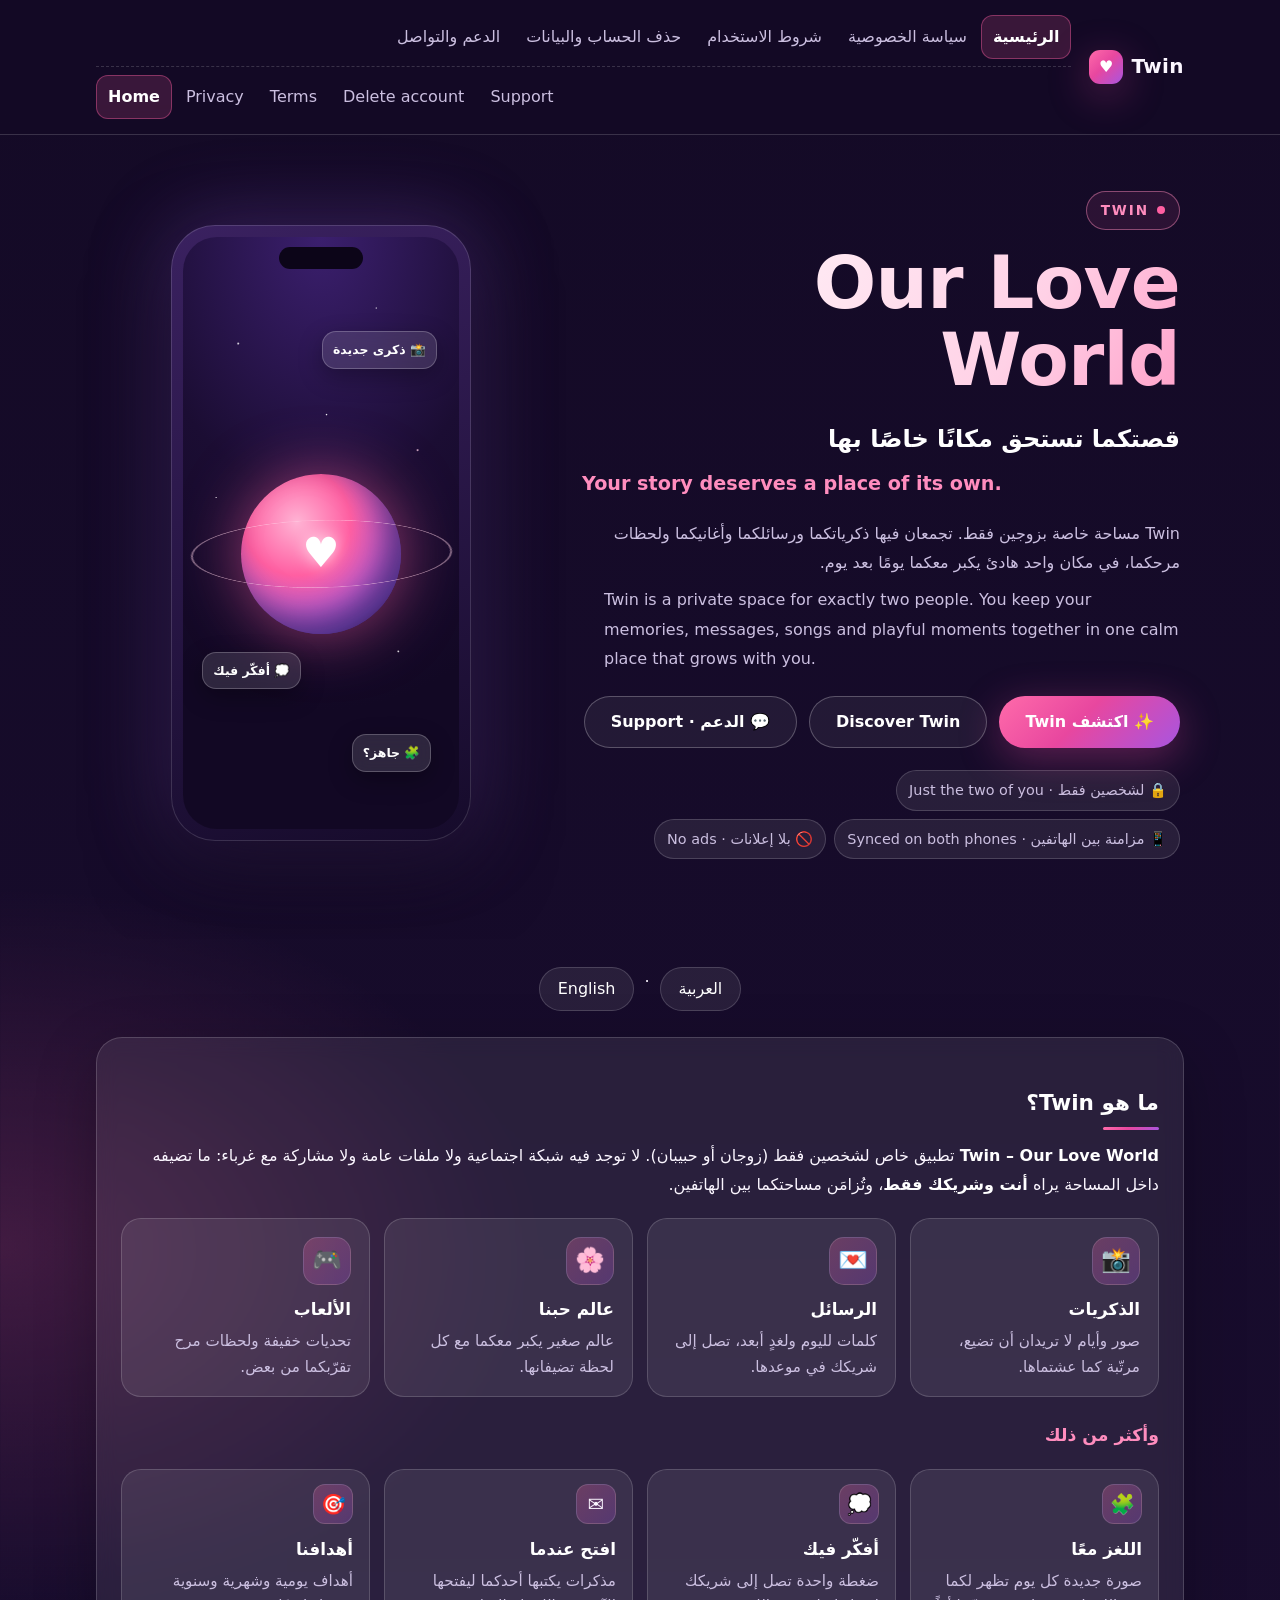
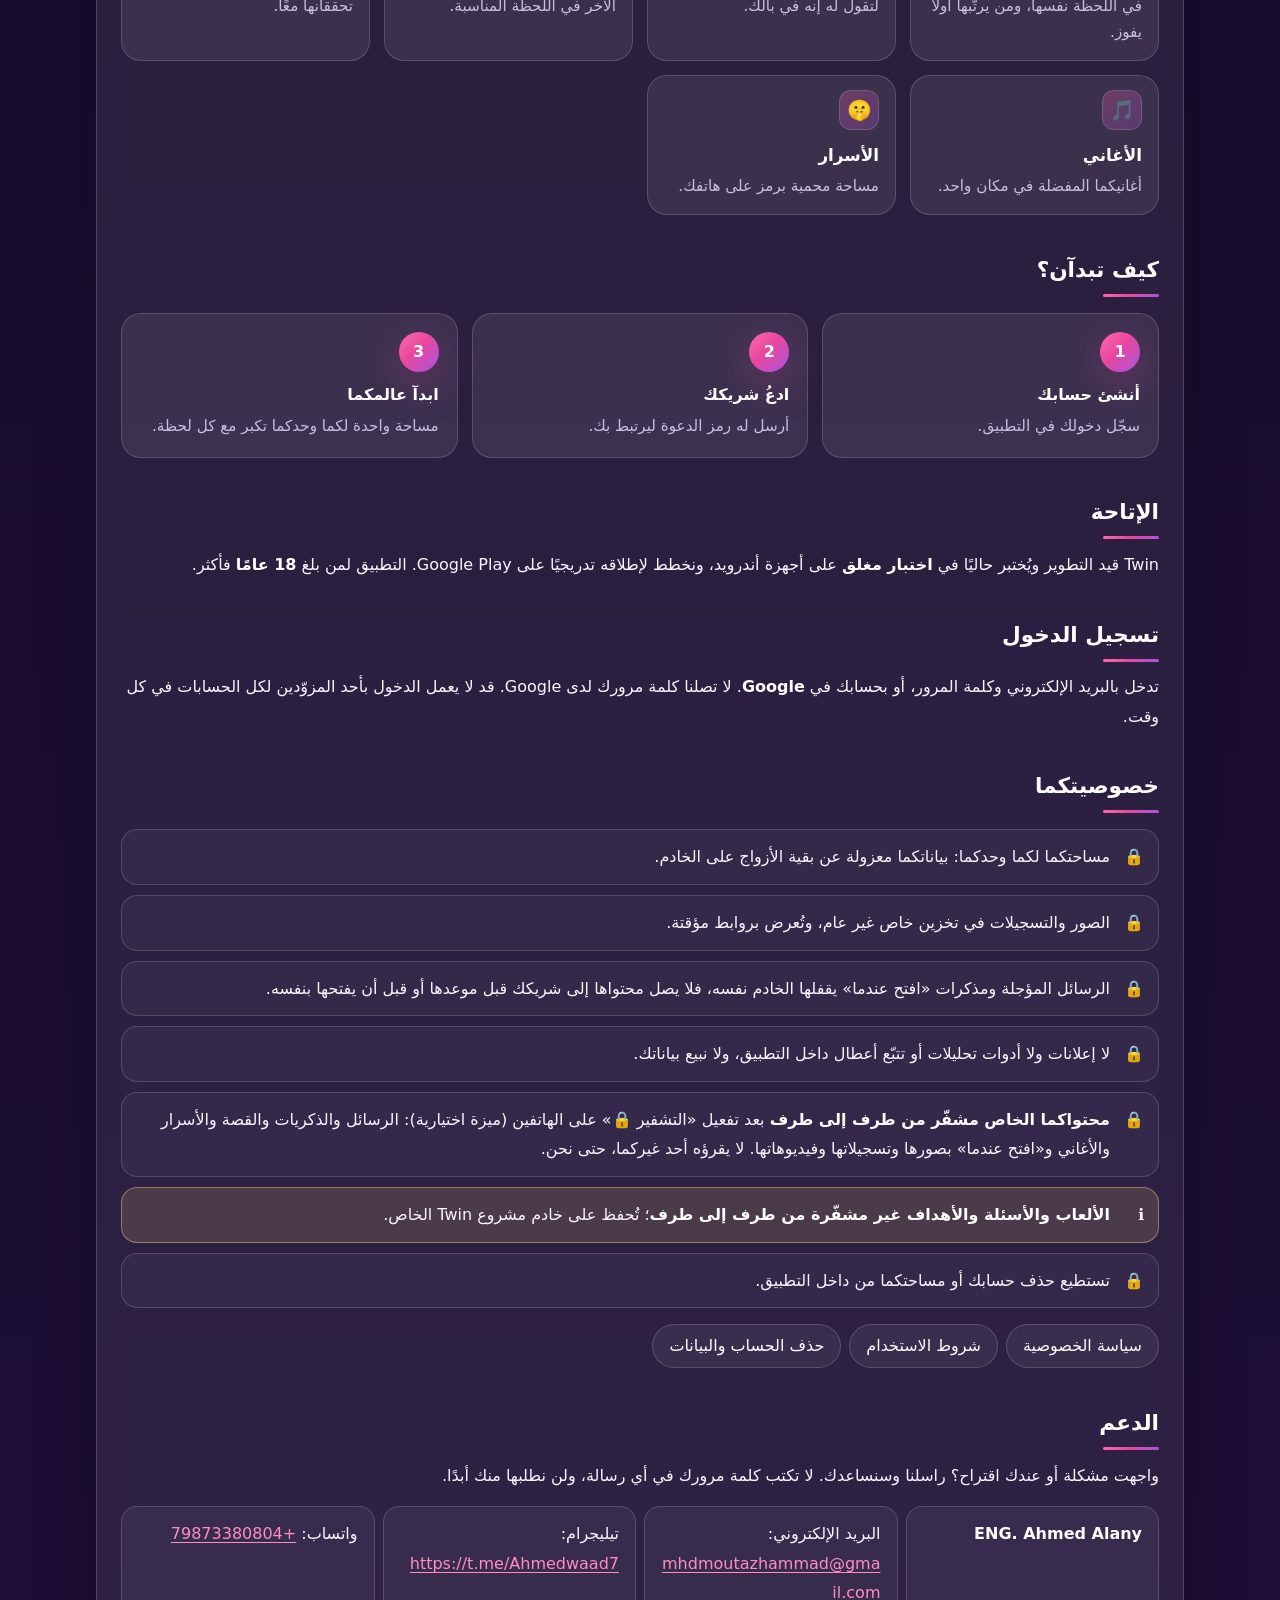
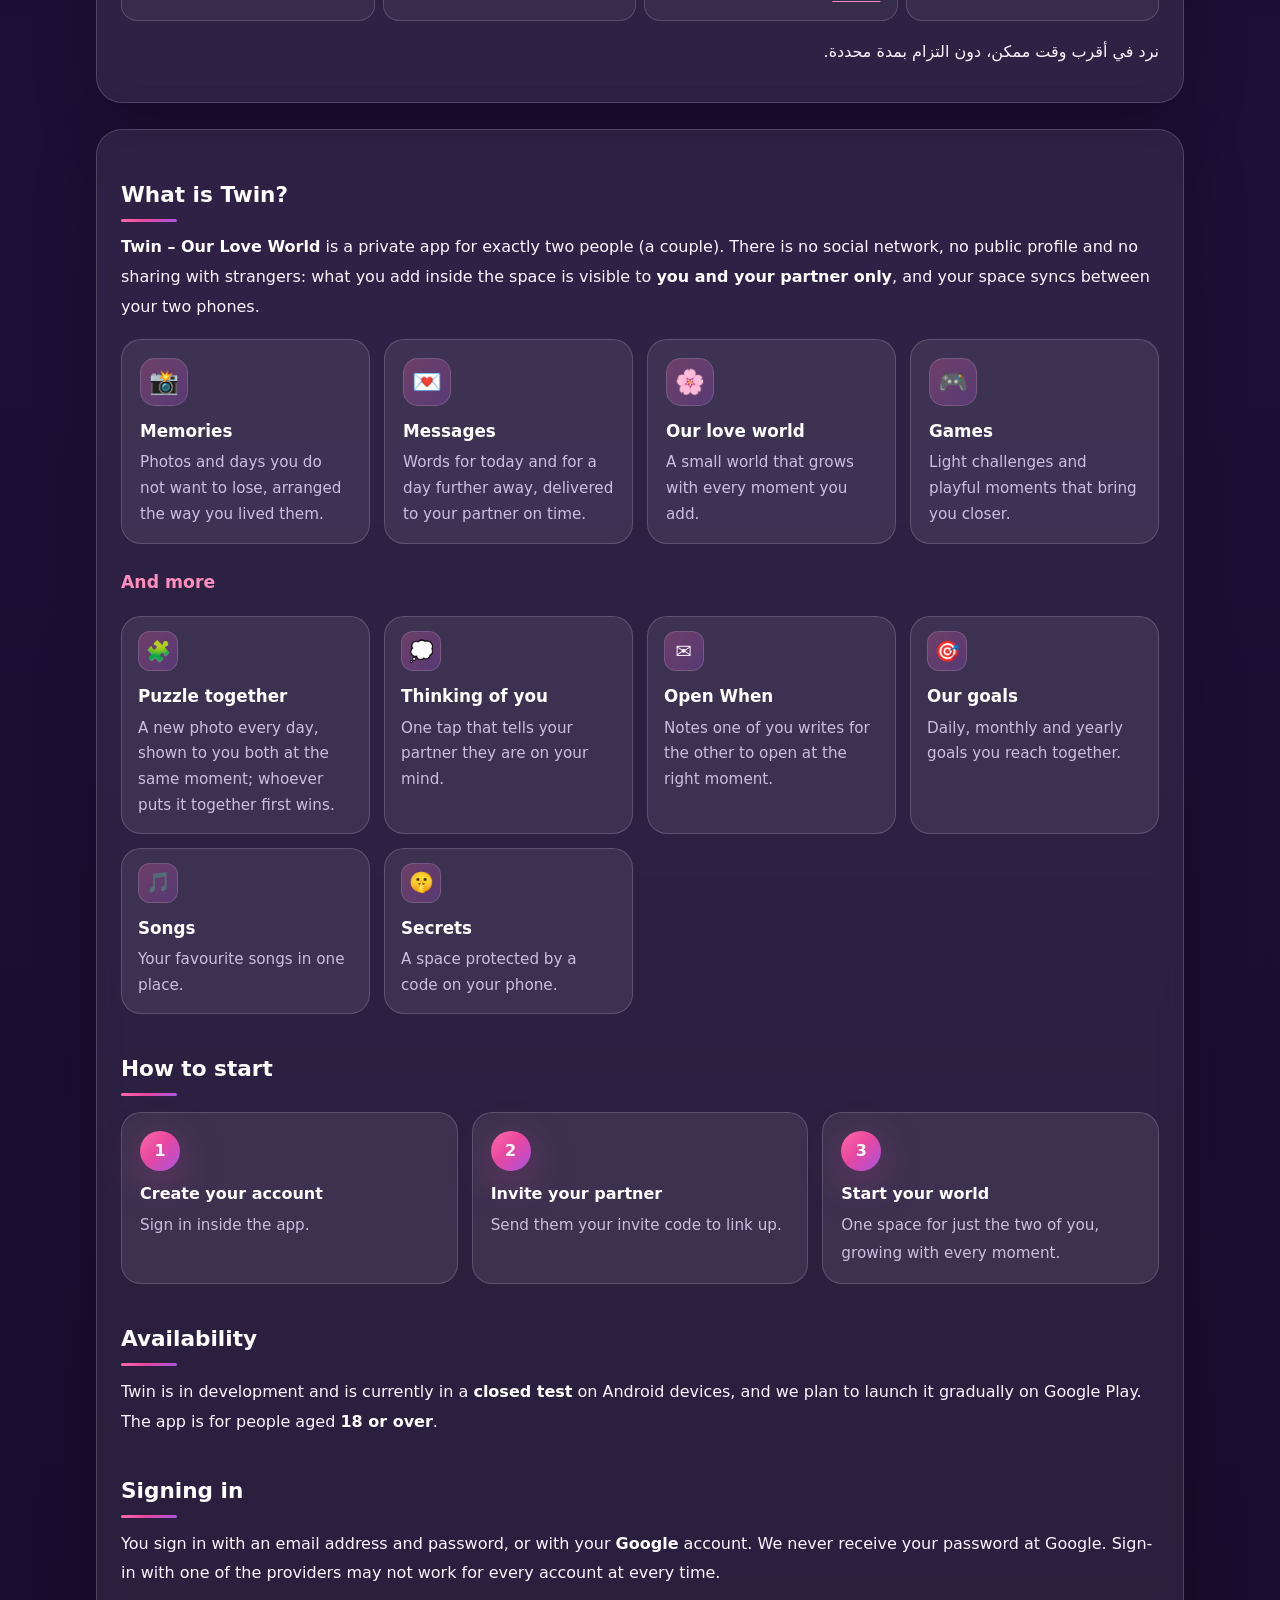
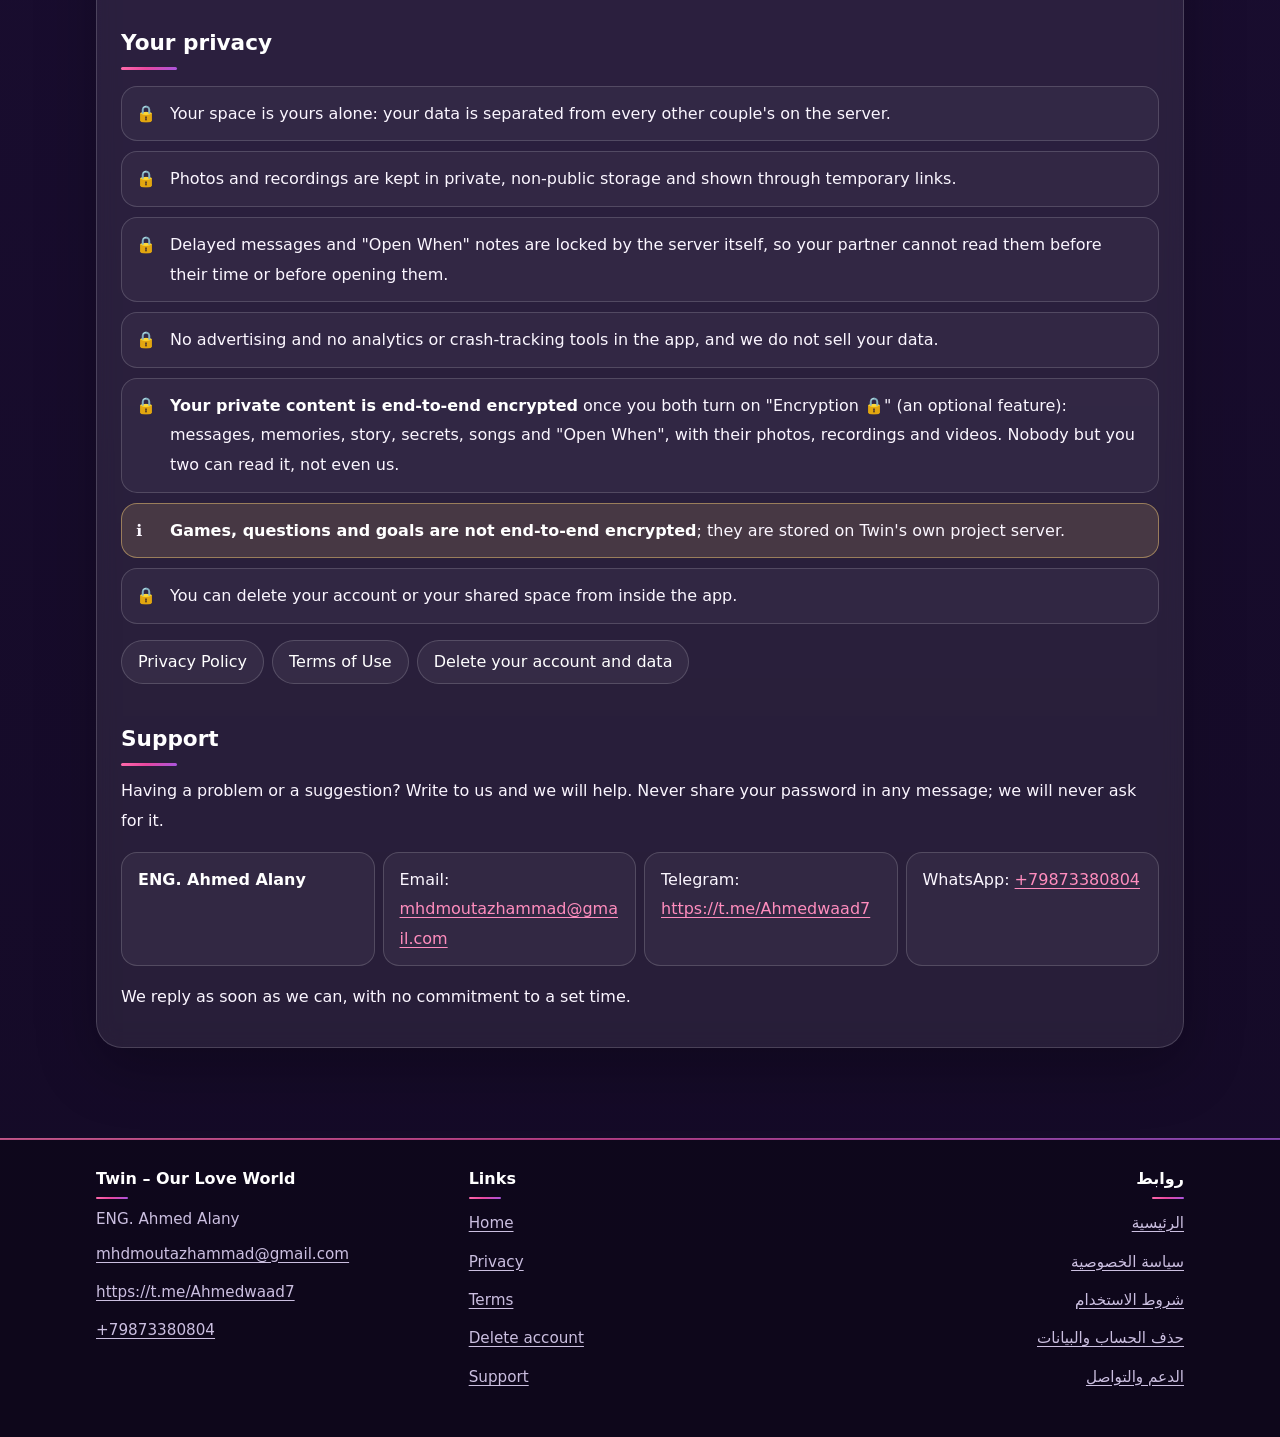
<file: public/index.html>
<!doctype html>
<html lang="ar" dir="rtl">
<head>
<meta charset="utf-8">
<meta name="viewport" content="width=device-width, initial-scale=1">
<meta http-equiv="Content-Security-Policy" content="default-src 'none'; style-src 'self'; img-src 'self' data:; base-uri 'none'; form-action 'none'">
<title>Twin – Our Love World</title>
<meta name="description" content="Twin – Our Love World: تطبيق خاص لشخصين فقط يجمعان فيه ذكرياتهما ورسائلهما وأغانيهما وألعابهما. A private app for exactly two people.">
<meta name="color-scheme" content="light dark">
<link rel="icon" href="favicon.svg" type="image/svg+xml">
<link rel="stylesheet" href="style.css">
</head>
<body>
<div class="aurora" aria-hidden="true"><i></i><i></i><i></i></div>
<a class="skip" href="#main">تخطَّ إلى المحتوى · Skip to content</a>
<header class="top"><div class="top-in">
<a class="brand" href="index.html" dir="ltr"><span class="mark" aria-hidden="true">♥</span> Twin</a>
<div class="navs"><nav class="navs-one" lang="ar" dir="rtl" aria-label="التنقل في الموقع"><ul class="nav"><li><a href="index.html#ar" aria-current="page">الرئيسية</a></li><li><a href="privacy-ar.html">سياسة الخصوصية</a></li><li><a href="terms-ar.html">شروط الاستخدام</a></li><li><a href="delete-account.html#ar">حذف الحساب والبيانات</a></li><li><a href="support.html#ar">الدعم والتواصل</a></li></ul></nav><nav class="navs-one" lang="en" dir="ltr" aria-label="Site navigation"><ul class="nav"><li><a href="index.html#en" aria-current="page">Home</a></li><li><a href="privacy-en.html">Privacy</a></li><li><a href="terms-en.html">Terms</a></li><li><a href="delete-account.html#en">Delete account</a></li><li><a href="support.html#en">Support</a></li></ul></nav></div>

</div></header>
<main id="main">
<div class="hero">
  <div class="hearts" aria-hidden="true"><span>♥</span><span>♥</span><span>✦</span><span>♥</span><span>♥</span><span>✦</span><span>♥</span></div>
  <div class="hero-in">
    <div class="hero-text">
      <p class="kicker"><span class="dot" aria-hidden="true"></span>TWIN</p>
      <h1>Our Love World</h1>
      <p class="sub" lang="ar" dir="rtl">قصتكما تستحق مكانًا خاصًا بها</p>
      <p class="sub" lang="en" dir="ltr">Your story deserves a place of its own.</p>
      <p lang="ar" dir="rtl">Twin مساحة خاصة بزوجين فقط. تجمعان فيها ذكرياتكما ورسائلكما وأغانيكما ولحظات مرحكما، في مكان واحد هادئ يكبر معكما يومًا بعد يوم.</p>
      <p lang="en" dir="ltr">Twin is a private space for exactly two people. You keep your memories, messages, songs and playful moments together in one calm place that grows with you.</p>
      <div class="cta">
        <a class="btn" href="#ar">✨ اكتشف Twin</a>
        <a class="btn alt" href="#en">Discover Twin</a>
        <a class="btn alt" href="support.html">💬 الدعم · Support</a>
      </div>
      <ul class="badges">
        <li>🔒 <span lang="ar" dir="rtl">لشخصين فقط</span> · <span lang="en" dir="ltr">Just the two of you</span></li>
        <li>📱 <span lang="ar" dir="rtl">مزامنة بين الهاتفين</span> · <span lang="en" dir="ltr">Synced on both phones</span></li>
        <li>🚫 <span lang="ar" dir="rtl">بلا إعلانات</span> · <span lang="en" dir="ltr">No ads</span></li>
      </ul>
    </div>
    <div class="phone" aria-hidden="true">
      <div class="screen">
        <div class="stars"></div>
        <span class="notch"></span>
        <div class="planet"></div>
        <span class="chip c1">📸 ذكرى جديدة</span>
        <span class="chip c2">💭 أفكّر فيك</span>
        <span class="chip c3">🧩 جاهز؟</span>
      </div>
    </div>
  </div>
</div>

<div class="wrap wide">
<nav class="langjump" aria-label="Language / اللغة"><a href="#ar">العربية</a> · <a href="#en">English</a></nav>

<!-- ======================================================================= العربية -->
<section class="lang" id="ar" lang="ar" dir="rtl">
  <h2>ما هو Twin؟</h2>
  <p><strong>Twin – Our Love World</strong> تطبيق خاص لشخصين فقط (زوجان أو حبيبان). لا توجد فيه شبكة اجتماعية ولا ملفات عامة ولا مشاركة مع غرباء: ما تضيفه داخل المساحة يراه <strong>أنت وشريكك فقط</strong>، وتُزامَن مساحتكما بين الهاتفين.</p>
  <ul class="cards">
    <li class="card"><span class="em" aria-hidden="true">📸</span><strong>الذكريات</strong><p>صور وأيام لا تريدان أن تضيع، مرتّبة كما عشتماها.</p></li>
    <li class="card"><span class="em" aria-hidden="true">💌</span><strong>الرسائل</strong><p>كلمات لليوم ولغدٍ أبعد، تصل إلى شريكك في موعدها.</p></li>
    <li class="card"><span class="em" aria-hidden="true">🌸</span><strong>عالم حبنا</strong><p>عالم صغير يكبر معكما مع كل لحظة تضيفانها.</p></li>
    <li class="card"><span class="em" aria-hidden="true">🎮</span><strong>الألعاب</strong><p>تحديات خفيفة ولحظات مرح تقرّبكما من بعض.</p></li>
  </ul>
  <h3>وأكثر من ذلك</h3>
  <ul class="cards more">
    <li class="card"><span class="em" aria-hidden="true">🧩</span><strong>اللغز معًا</strong><p>صورة جديدة كل يوم تظهر لكما في اللحظة نفسها، ومن يرتّبها أولًا يفوز.</p></li>
    <li class="card"><span class="em" aria-hidden="true">💭</span><strong>أفكّر فيك</strong><p>ضغطة واحدة تصل إلى شريكك لتقول له إنه في بالك.</p></li>
    <li class="card"><span class="em" aria-hidden="true">✉️</span><strong>افتح عندما</strong><p>مذكرات يكتبها أحدكما ليفتحها الآخر في اللحظة المناسبة.</p></li>
    <li class="card"><span class="em" aria-hidden="true">🎯</span><strong>أهدافنا</strong><p>أهداف يومية وشهرية وسنوية تحققانها معًا.</p></li>
    <li class="card"><span class="em" aria-hidden="true">🎵</span><strong>الأغاني</strong><p>أغانيكما المفضلة في مكان واحد.</p></li>
    <li class="card"><span class="em" aria-hidden="true">🤫</span><strong>الأسرار</strong><p>مساحة محمية برمز على هاتفك.</p></li>
  </ul>

  <h2>كيف تبدآن؟</h2>
  <ol class="steps">
    <li><strong>أنشئ حسابك</strong><p>سجّل دخولك في التطبيق.</p></li>
    <li><strong>ادعُ شريكك</strong><p>أرسل له رمز الدعوة ليرتبط بك.</p></li>
    <li><strong>ابدآ عالمكما</strong><p>مساحة واحدة لكما وحدكما تكبر مع كل لحظة.</p></li>
  </ol>

  <h2>الإتاحة</h2>
  <p>Twin قيد التطوير ويُختبر حاليًا في <strong>اختبار مغلق</strong> على أجهزة أندرويد، ونخطط لإطلاقه تدريجيًا على Google Play. التطبيق لمن بلغ <strong>18 عامًا</strong> فأكثر.</p>

  <h2>تسجيل الدخول</h2>
  <p>تدخل بالبريد الإلكتروني وكلمة المرور، أو بحسابك في <strong>Google</strong>. لا تصلنا كلمة مرورك لدى Google. قد لا يعمل الدخول بأحد المزوّدين لكل الحسابات في كل وقت.</p>

  <h2>خصوصيتكما</h2>
  <ul class="shield">
    <li>مساحتكما لكما وحدكما: بياناتكما معزولة عن بقية الأزواج على الخادم.</li>
    <li>الصور والتسجيلات في تخزين خاص غير عام، وتُعرض بروابط مؤقتة.</li>
    <li>الرسائل المؤجلة ومذكرات «افتح عندما» يقفلها الخادم نفسه، فلا يصل محتواها إلى شريكك قبل موعدها أو قبل أن يفتحها بنفسه.</li>
    <li>لا إعلانات ولا أدوات تحليلات أو تتبّع أعطال داخل التطبيق، ولا نبيع بياناتك.</li>
    <li><strong>محتواكما الخاص مشفّر من طرف إلى طرف</strong> بعد تفعيل «التشفير 🔒» على الهاتفين (ميزة اختيارية): الرسائل والذكريات والقصة والأسرار والأغاني و«افتح عندما» بصورها وتسجيلاتها وفيديوهاتها. لا يقرؤه أحد غيركما، حتى نحن.</li>
    <li class="limit"><strong>الألعاب والأسئلة والأهداف غير مشفّرة من طرف إلى طرف</strong>؛ تُحفظ على خادم مشروع Twin الخاص.</li>
    <li>تستطيع حذف حسابك أو مساحتكما من داخل التطبيق.</li>
  </ul>
  <p class="pills"><a href="privacy-ar.html">سياسة الخصوصية</a> <a href="terms-ar.html">شروط الاستخدام</a> <a href="delete-account.html#ar">حذف الحساب والبيانات</a></p>

  <h2 id="support">الدعم</h2>
  <p>واجهت مشكلة أو عندك اقتراح؟ راسلنا وسنساعدك. لا تكتب كلمة مرورك في أي رسالة، ولن نطلبها منك أبدًا.</p>
  <ul class="contact box">
    <li><strong>ENG. Ahmed Alany</strong></li>
    <li>البريد الإلكتروني: <a href="mailto:mhdmoutazhammad@gmail.com">mhdmoutazhammad@gmail.com</a></li>
    <li>تيليجرام: <a href="https://t.me/Ahmedwaad7">https://t.me/Ahmedwaad7</a></li>
    <li>واتساب: <a href="https://wa.me/79873380804">+79873380804</a></li>
  </ul>
  <p>نرد في أقرب وقت ممكن، دون التزام بمدة محددة.</p>
</section>

<!-- ======================================================================= English -->
<section class="lang" id="en" lang="en" dir="ltr">
  <h2>What is Twin?</h2>
  <p><strong>Twin – Our Love World</strong> is a private app for exactly two people (a couple). There is no social network, no public profile and no sharing with strangers: what you add inside the space is visible to <strong>you and your partner only</strong>, and your space syncs between your two phones.</p>
  <ul class="cards">
    <li class="card"><span class="em" aria-hidden="true">📸</span><strong>Memories</strong><p>Photos and days you do not want to lose, arranged the way you lived them.</p></li>
    <li class="card"><span class="em" aria-hidden="true">💌</span><strong>Messages</strong><p>Words for today and for a day further away, delivered to your partner on time.</p></li>
    <li class="card"><span class="em" aria-hidden="true">🌸</span><strong>Our love world</strong><p>A small world that grows with every moment you add.</p></li>
    <li class="card"><span class="em" aria-hidden="true">🎮</span><strong>Games</strong><p>Light challenges and playful moments that bring you closer.</p></li>
  </ul>
  <h3>And more</h3>
  <ul class="cards more">
    <li class="card"><span class="em" aria-hidden="true">🧩</span><strong>Puzzle together</strong><p>A new photo every day, shown to you both at the same moment; whoever puts it together first wins.</p></li>
    <li class="card"><span class="em" aria-hidden="true">💭</span><strong>Thinking of you</strong><p>One tap that tells your partner they are on your mind.</p></li>
    <li class="card"><span class="em" aria-hidden="true">✉️</span><strong>Open When</strong><p>Notes one of you writes for the other to open at the right moment.</p></li>
    <li class="card"><span class="em" aria-hidden="true">🎯</span><strong>Our goals</strong><p>Daily, monthly and yearly goals you reach together.</p></li>
    <li class="card"><span class="em" aria-hidden="true">🎵</span><strong>Songs</strong><p>Your favourite songs in one place.</p></li>
    <li class="card"><span class="em" aria-hidden="true">🤫</span><strong>Secrets</strong><p>A space protected by a code on your phone.</p></li>
  </ul>

  <h2>How to start</h2>
  <ol class="steps">
    <li><strong>Create your account</strong><p>Sign in inside the app.</p></li>
    <li><strong>Invite your partner</strong><p>Send them your invite code to link up.</p></li>
    <li><strong>Start your world</strong><p>One space for just the two of you, growing with every moment.</p></li>
  </ol>

  <h2>Availability</h2>
  <p>Twin is in development and is currently in a <strong>closed test</strong> on Android devices, and we plan to launch it gradually on Google Play. The app is for people aged <strong>18 or over</strong>.</p>

  <h2>Signing in</h2>
  <p>You sign in with an email address and password, or with your <strong>Google</strong> account. We never receive your password at Google. Sign-in with one of the providers may not work for every account at every time.</p>

  <h2>Your privacy</h2>
  <ul class="shield">
    <li>Your space is yours alone: your data is separated from every other couple's on the server.</li>
    <li>Photos and recordings are kept in private, non-public storage and shown through temporary links.</li>
    <li>Delayed messages and "Open When" notes are locked by the server itself, so your partner cannot read them before their time or before opening them.</li>
    <li>No advertising and no analytics or crash-tracking tools in the app, and we do not sell your data.</li>
    <li><strong>Your private content is end-to-end encrypted</strong> once you both turn on "Encryption 🔒" (an optional feature): messages, memories, story, secrets, songs and "Open When", with their photos, recordings and videos. Nobody but you two can read it, not even us.</li>
    <li class="limit"><strong>Games, questions and goals are not end-to-end encrypted</strong>; they are stored on Twin's own project server.</li>
    <li>You can delete your account or your shared space from inside the app.</li>
  </ul>
  <p class="pills"><a href="privacy-en.html">Privacy Policy</a> <a href="terms-en.html">Terms of Use</a> <a href="delete-account.html#en">Delete your account and data</a></p>

  <h2 id="support-en">Support</h2>
  <p>Having a problem or a suggestion? Write to us and we will help. Never share your password in any message; we will never ask for it.</p>
  <ul class="contact box">
    <li><strong>ENG. Ahmed Alany</strong></li>
    <li>Email: <a href="mailto:mhdmoutazhammad@gmail.com">mhdmoutazhammad@gmail.com</a></li>
    <li>Telegram: <a href="https://t.me/Ahmedwaad7">https://t.me/Ahmedwaad7</a></li>
    <li>WhatsApp: <a href="https://wa.me/79873380804">+79873380804</a></li>
  </ul>
  <p>We reply as soon as we can, with no commitment to a set time.</p>
</section>
</div>

</main>
<footer class="foot"><div class="foot-in">
<div lang="ar" dir="rtl"><h2>روابط</h2><ul><li><a href="index.html#ar">الرئيسية</a></li><li><a href="privacy-ar.html">سياسة الخصوصية</a></li><li><a href="terms-ar.html">شروط الاستخدام</a></li><li><a href="delete-account.html#ar">حذف الحساب والبيانات</a></li><li><a href="support.html#ar">الدعم والتواصل</a></li></ul></div>
<div lang="en" dir="ltr"><h2>Links</h2><ul><li><a href="index.html#en">Home</a></li><li><a href="privacy-en.html">Privacy</a></li><li><a href="terms-en.html">Terms</a></li><li><a href="delete-account.html#en">Delete account</a></li><li><a href="support.html#en">Support</a></li></ul></div>
<div dir="auto"><h2>Twin – Our Love World</h2><ul class="contact"><li>ENG. Ahmed Alany</li><li><a href="mailto:mhdmoutazhammad@gmail.com">mhdmoutazhammad@gmail.com</a></li><li><a href="https://t.me/Ahmedwaad7">https://t.me/Ahmedwaad7</a></li><li><a href="https://wa.me/79873380804">+79873380804</a></li></ul></div>
</div></footer>
</body>
</html>
</file>
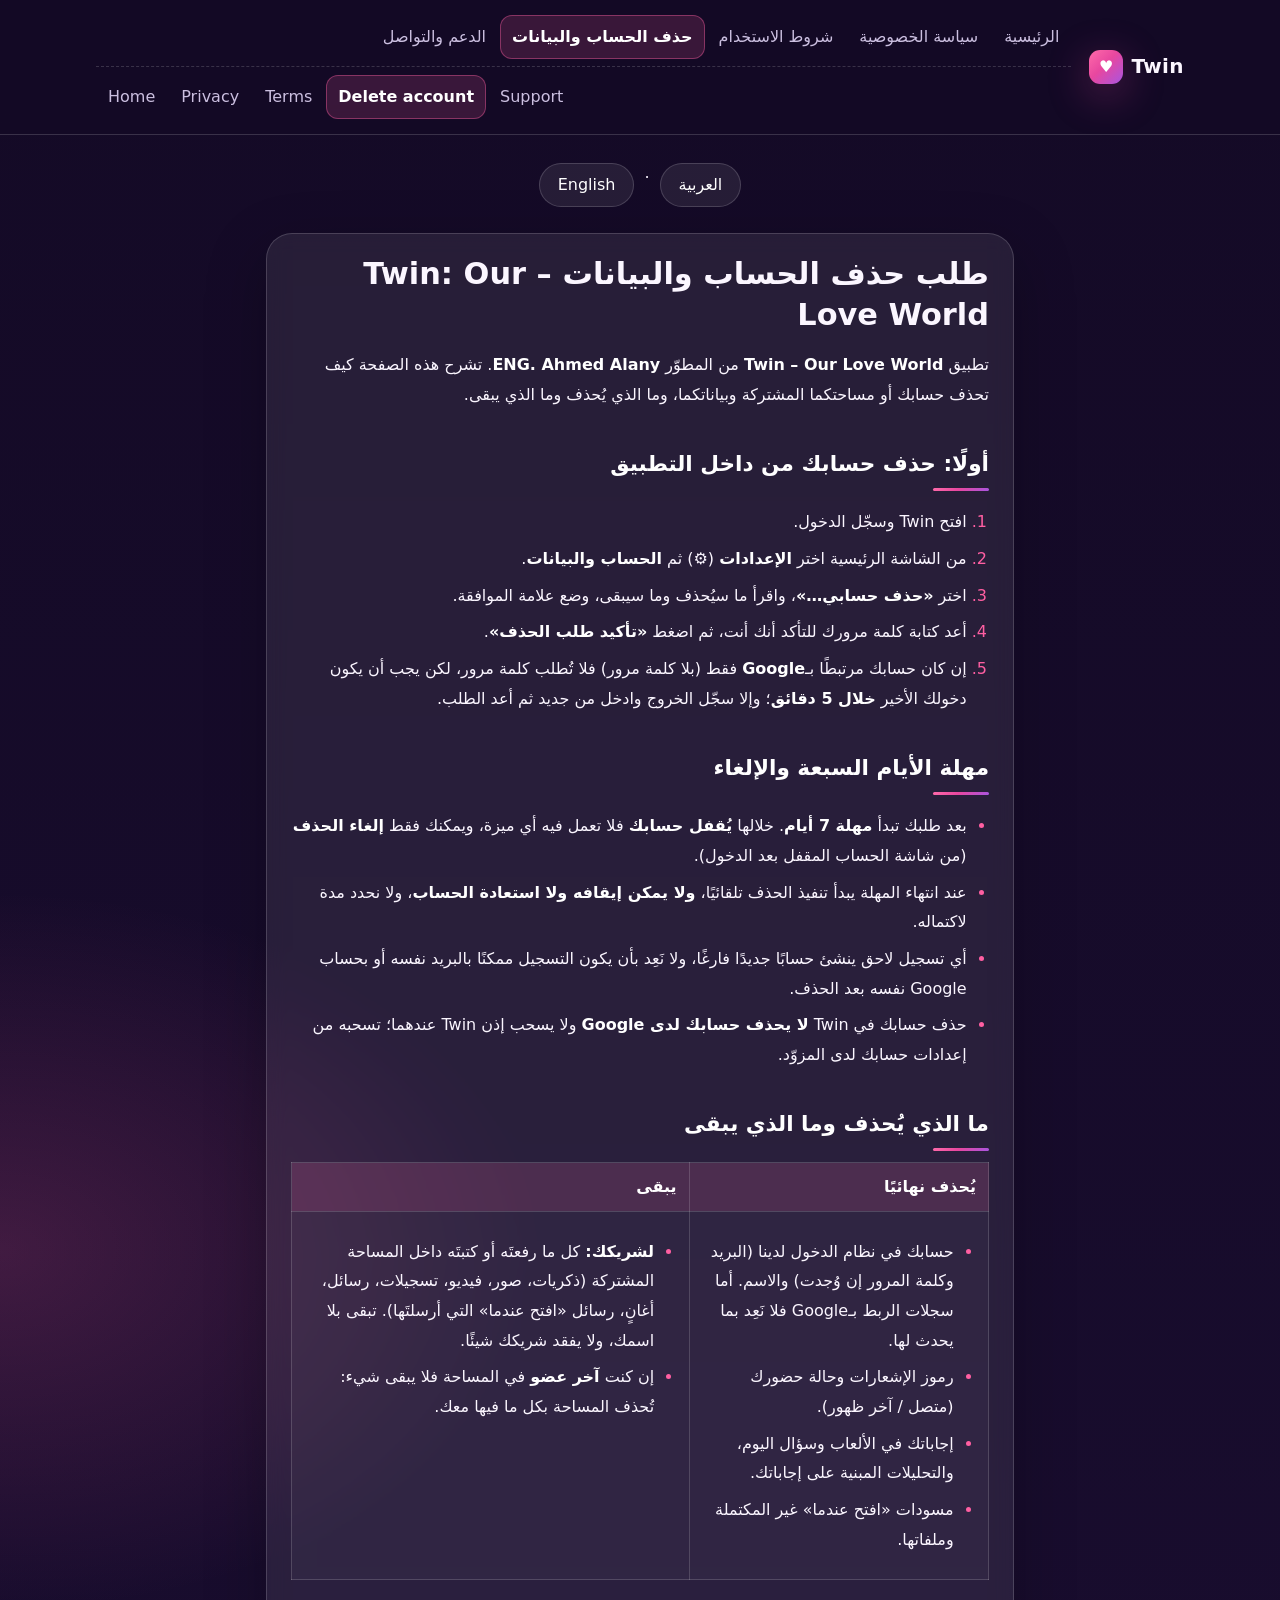
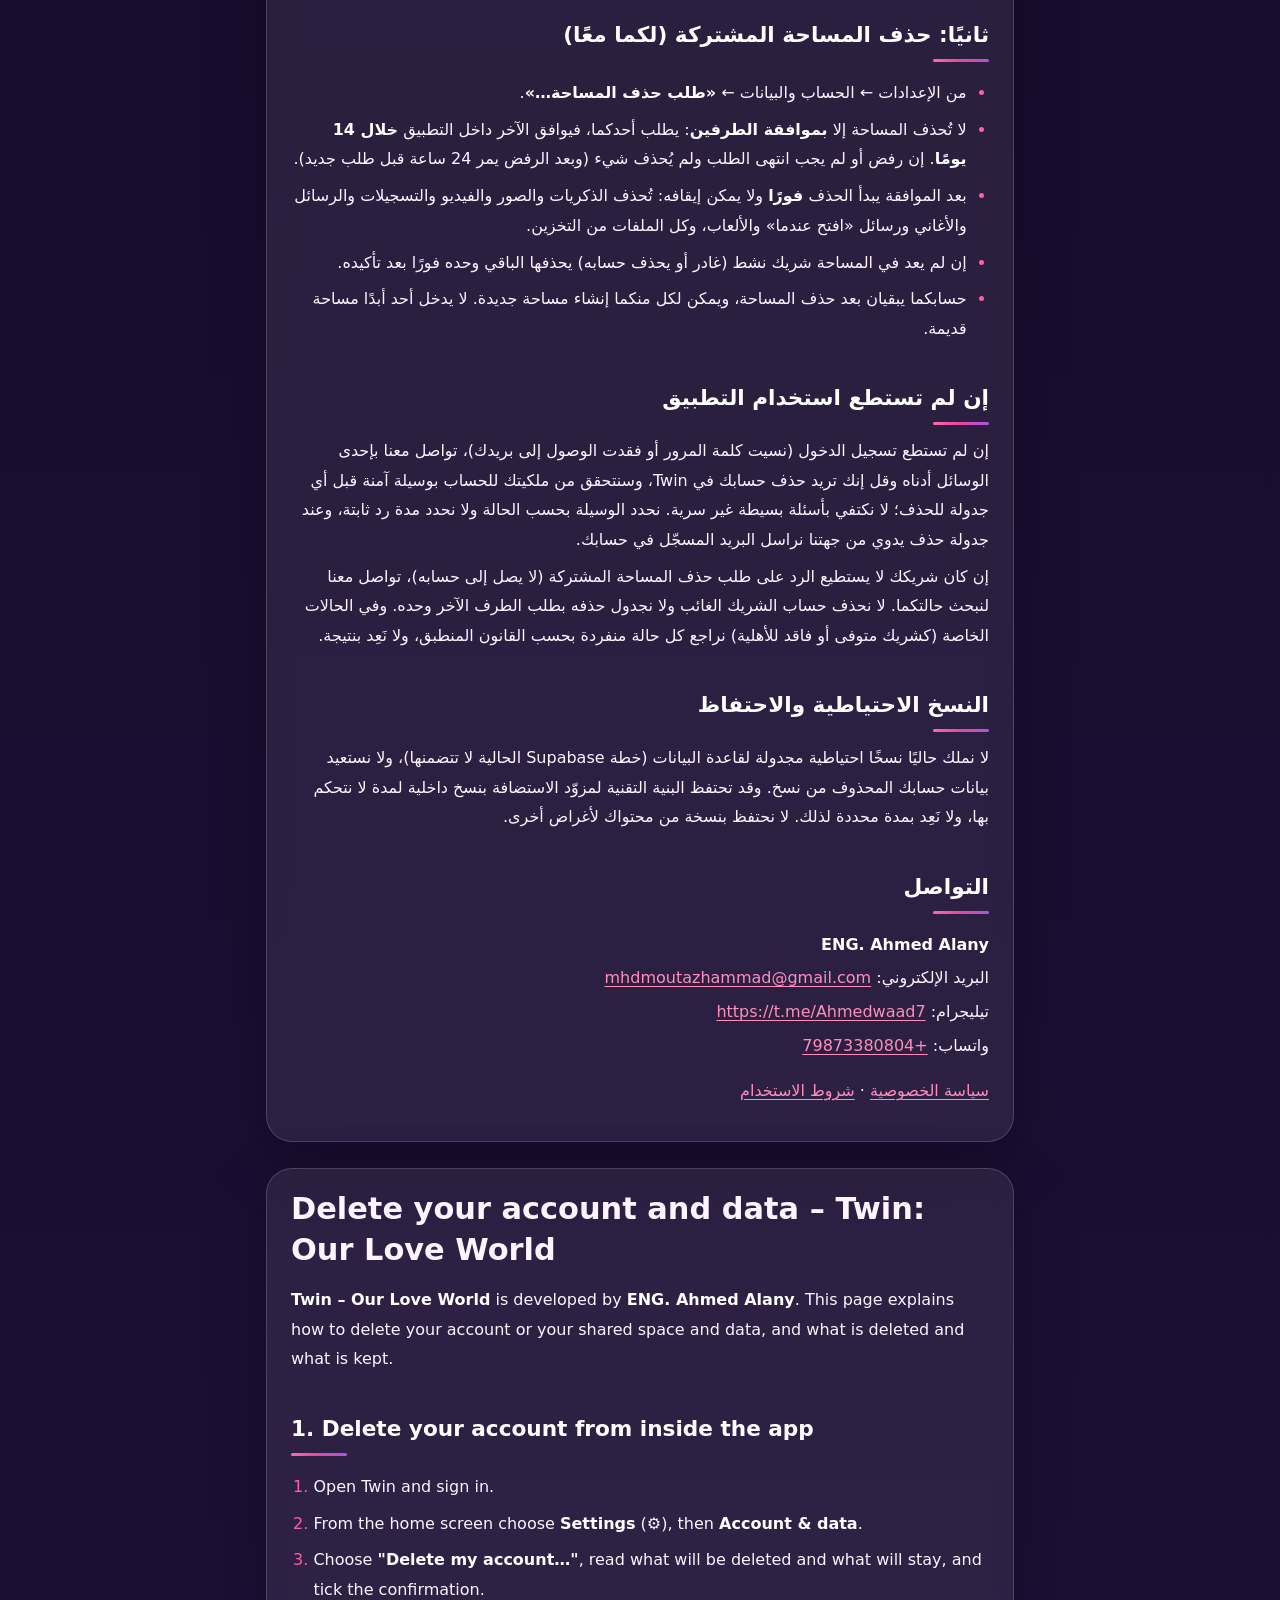
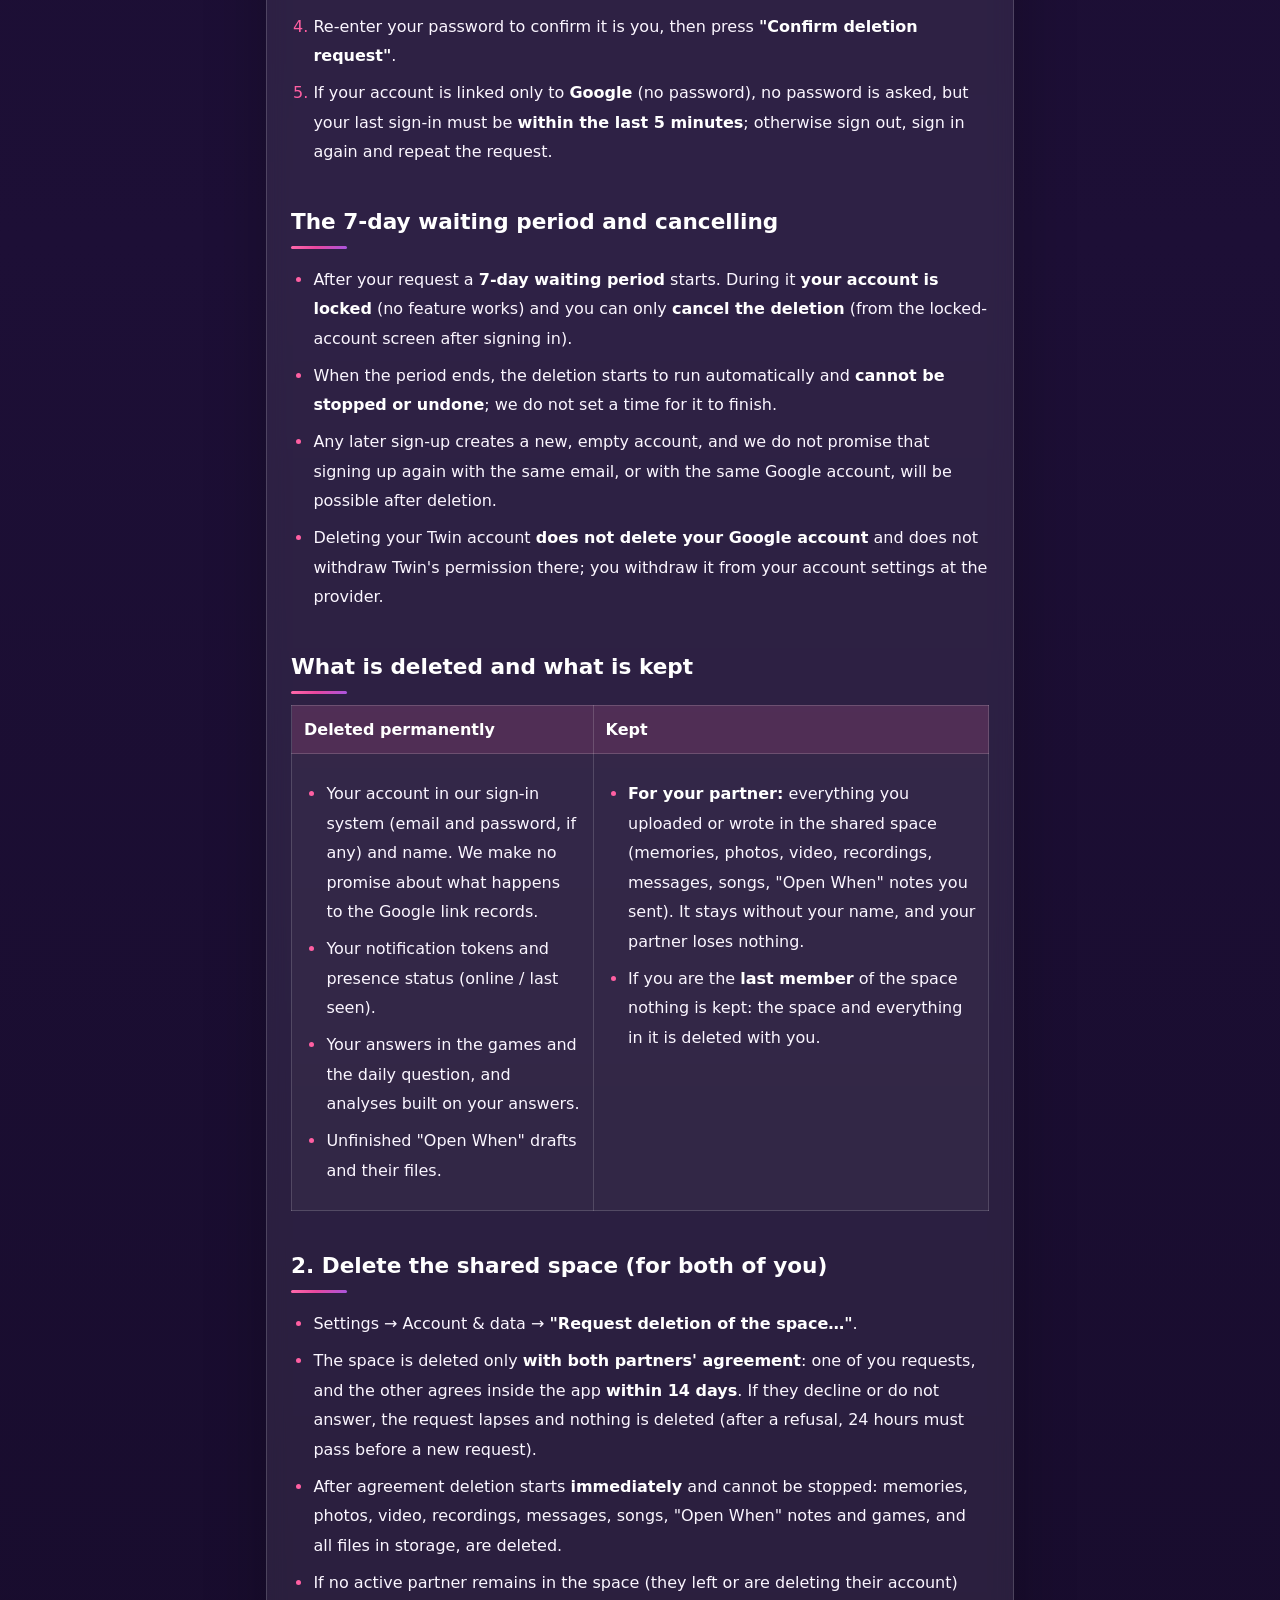
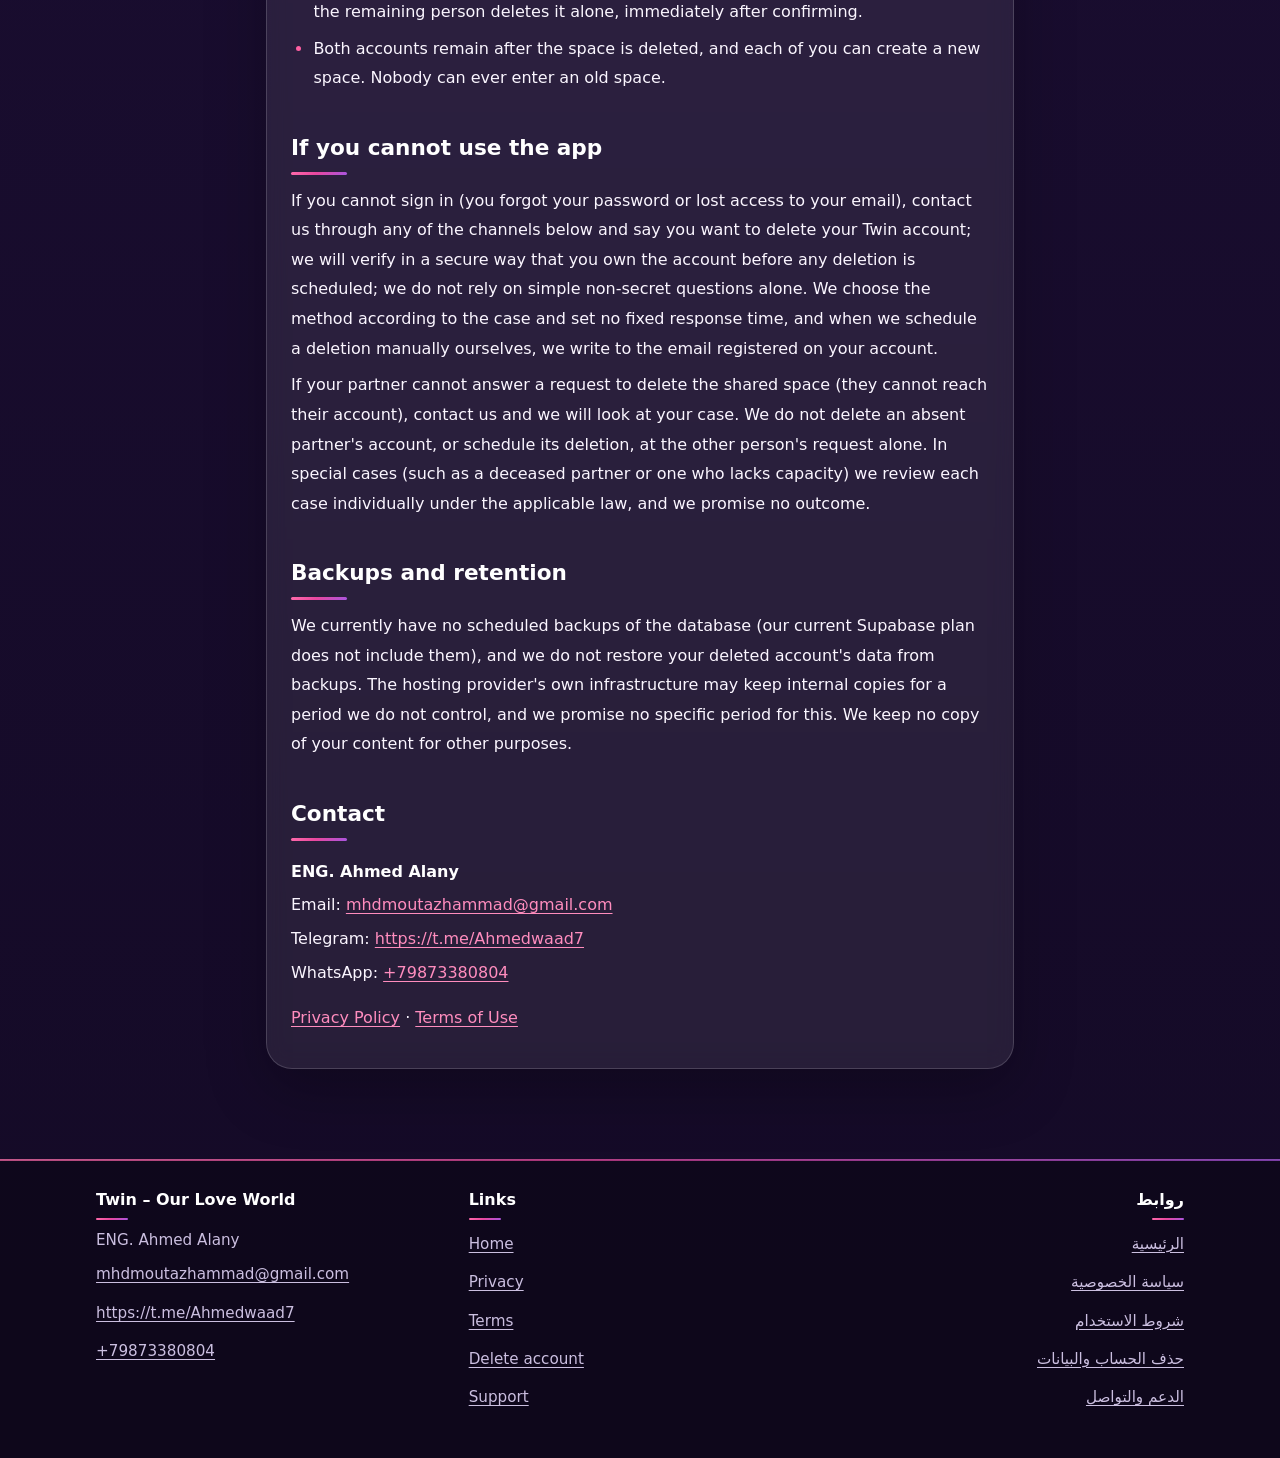
<file: public/delete-account.html>
<!doctype html>
<html lang="ar" dir="rtl">
<head>
<meta charset="utf-8">
<meta name="viewport" content="width=device-width, initial-scale=1">
<meta http-equiv="Content-Security-Policy" content="default-src 'none'; style-src 'self'; img-src 'self' data:; base-uri 'none'; form-action 'none'">
<title>طلب حذف الحساب والبيانات · Delete your account and data – Twin</title>
<meta name="description" content="كيف تحذف حسابك أو مساحتك المشتركة في Twin وما الذي يُحذف وما الذي يبقى. How to delete your account or shared space in Twin, what is deleted and what is kept.">
<meta name="color-scheme" content="light dark">
<link rel="icon" href="favicon.svg" type="image/svg+xml">
<link rel="stylesheet" href="style.css">
</head>
<body>
<div class="aurora" aria-hidden="true"><i></i><i></i><i></i></div>
<a class="skip" href="#main">تخطَّ إلى المحتوى · Skip to content</a>
<header class="top"><div class="top-in">
<a class="brand" href="index.html" dir="ltr"><span class="mark" aria-hidden="true">♥</span> Twin</a>
<div class="navs"><nav class="navs-one" lang="ar" dir="rtl" aria-label="التنقل في الموقع"><ul class="nav"><li><a href="index.html#ar">الرئيسية</a></li><li><a href="privacy-ar.html">سياسة الخصوصية</a></li><li><a href="terms-ar.html">شروط الاستخدام</a></li><li><a href="delete-account.html#ar" aria-current="page">حذف الحساب والبيانات</a></li><li><a href="support.html#ar">الدعم والتواصل</a></li></ul></nav><nav class="navs-one" lang="en" dir="ltr" aria-label="Site navigation"><ul class="nav"><li><a href="index.html#en">Home</a></li><li><a href="privacy-en.html">Privacy</a></li><li><a href="terms-en.html">Terms</a></li><li><a href="delete-account.html#en" aria-current="page">Delete account</a></li><li><a href="support.html#en">Support</a></li></ul></nav></div>

</div></header>
<main id="main">
<div class="wrap">

<nav class="langjump" aria-label="Language / اللغة"><a href="#ar">العربية</a> · <a href="#en">English</a></nav>

<!-- ======================================================================= العربية -->
<section class="lang" id="ar" lang="ar" dir="rtl">
  <h1>طلب حذف الحساب والبيانات – Twin: Our Love World</h1>
  <p>تطبيق <strong>Twin – Our Love World</strong> من المطوّر <strong>ENG. Ahmed Alany</strong>. تشرح هذه الصفحة كيف تحذف حسابك أو مساحتكما المشتركة وبياناتكما، وما الذي يُحذف وما الذي يبقى.</p>

  <h2>أولًا: حذف حسابك من داخل التطبيق</h2>
  <ol>
    <li>افتح Twin وسجّل الدخول.</li>
    <li>من الشاشة الرئيسية اختر <strong>الإعدادات</strong> (⚙️) ثم <strong>الحساب والبيانات</strong>.</li>
    <li>اختر <strong>«حذف حسابي…»</strong>، واقرأ ما سيُحذف وما سيبقى، وضع علامة الموافقة.</li>
    <li>أعد كتابة كلمة مرورك للتأكد أنك أنت، ثم اضغط <strong>«تأكيد طلب الحذف»</strong>.</li>
    <li>إن كان حسابك مرتبطًا بـ<strong>Google</strong> فقط (بلا كلمة مرور) فلا تُطلب كلمة مرور، لكن يجب أن يكون دخولك الأخير <strong>خلال 5 دقائق</strong>؛ وإلا سجّل الخروج وادخل من جديد ثم أعد الطلب.</li>
  </ol>

  <h2>مهلة الأيام السبعة والإلغاء</h2>
  <ul>
    <li>بعد طلبك تبدأ <strong>مهلة 7 أيام</strong>. خلالها <strong>يُقفل حسابك</strong> فلا تعمل فيه أي ميزة، ويمكنك فقط <strong>إلغاء الحذف</strong> (من شاشة الحساب المقفل بعد الدخول).</li>
    <li>عند انتهاء المهلة يبدأ تنفيذ الحذف تلقائيًا، <strong>ولا يمكن إيقافه ولا استعادة الحساب</strong>، ولا نحدد مدة لاكتماله.</li>
    <li>أي تسجيل لاحق ينشئ حسابًا جديدًا فارغًا، ولا نَعِد بأن يكون التسجيل ممكنًا بالبريد نفسه أو بحساب Google نفسه بعد الحذف.</li>
    <li>حذف حسابك في Twin <strong>لا يحذف حسابك لدى Google</strong> ولا يسحب إذن Twin عندهما؛ تسحبه من إعدادات حسابك لدى المزوّد.</li>
  </ul>

  <h2>ما الذي يُحذف وما الذي يبقى</h2>
  <table><thead><tr><th>يُحذف نهائيًا</th><th>يبقى</th></tr></thead><tbody><tr>
      <td data-label="يُحذف نهائيًا">
        <ul>
          <li>حسابك في نظام الدخول لدينا (البريد وكلمة المرور إن وُجدت) والاسم. أما سجلات الربط بـGoogle فلا نَعِد بما يحدث لها.</li>
          <li>رموز الإشعارات وحالة حضورك (متصل / آخر ظهور).</li>
          <li>إجاباتك في الألعاب وسؤال اليوم، والتحليلات المبنية على إجاباتك.</li>
          <li>مسودات «افتح عندما» غير المكتملة وملفاتها.</li>
        </ul>
      </td>
      <td data-label="يبقى">
        <ul>
          <li><strong>لشريكك:</strong> كل ما رفعتَه أو كتبتَه داخل المساحة المشتركة (ذكريات، صور، فيديو، تسجيلات، رسائل، أغانٍ، رسائل «افتح عندما» التي أرسلتَها). تبقى بلا اسمك، ولا يفقد شريكك شيئًا.</li>
          <li>إن كنت <strong>آخر عضو</strong> في المساحة فلا يبقى شيء: تُحذف المساحة بكل ما فيها معك.</li>
        </ul>
      </td>
    </tr></tbody></table>

  <h2>ثانيًا: حذف المساحة المشتركة (لكما معًا)</h2>
  <ul>
    <li>من الإعدادات ← الحساب والبيانات ← <strong>«طلب حذف المساحة…»</strong>.</li>
    <li>لا تُحذف المساحة إلا <strong>بموافقة الطرفين</strong>: يطلب أحدكما، فيوافق الآخر داخل التطبيق <strong>خلال 14 يومًا</strong>. إن رفض أو لم يجب انتهى الطلب ولم يُحذف شيء (وبعد الرفض يمر 24 ساعة قبل طلب جديد).</li>
    <li>بعد الموافقة يبدأ الحذف <strong>فورًا</strong> ولا يمكن إيقافه: تُحذف الذكريات والصور والفيديو والتسجيلات والرسائل والأغاني ورسائل «افتح عندما» والألعاب، وكل الملفات من التخزين.</li>
    <li>إن لم يعد في المساحة شريك نشط (غادر أو يحذف حسابه) يحذفها الباقي وحده فورًا بعد تأكيده.</li>
    <li>حسابكما يبقيان بعد حذف المساحة، ويمكن لكل منكما إنشاء مساحة جديدة. لا يدخل أحد أبدًا مساحة قديمة.</li>
  </ul>

  <h2>إن لم تستطع استخدام التطبيق</h2>
  <p>إن لم تستطع تسجيل الدخول (نسيت كلمة المرور أو فقدت الوصول إلى بريدك)، تواصل معنا بإحدى الوسائل أدناه وقل إنك تريد حذف حسابك في Twin، وسنتحقق من ملكيتك للحساب بوسيلة آمنة قبل أي جدولة للحذف؛ لا نكتفي بأسئلة بسيطة غير سرية. نحدد الوسيلة بحسب الحالة ولا نحدد مدة رد ثابتة، وعند جدولة حذف يدوي من جهتنا نراسل البريد المسجّل في حسابك.</p>
  <p>إن كان شريكك لا يستطيع الرد على طلب حذف المساحة المشتركة (لا يصل إلى حسابه)، تواصل معنا لنبحث حالتكما. لا نحذف حساب الشريك الغائب ولا نجدول حذفه بطلب الطرف الآخر وحده. وفي الحالات الخاصة (كشريك متوفى أو فاقد للأهلية) نراجع كل حالة منفردة بحسب القانون المنطبق، ولا نَعِد بنتيجة.</p>

  <h2>النسخ الاحتياطية والاحتفاظ</h2>
  <p>لا نملك حاليًا نسخًا احتياطية مجدولة لقاعدة البيانات (خطة Supabase الحالية لا تتضمنها)، ولا نستعيد بيانات حسابك المحذوف من نسخ. وقد تحتفظ البنية التقنية لمزوّد الاستضافة بنسخ داخلية لمدة لا نتحكم بها، ولا نَعِد بمدة محددة لذلك. لا نحتفظ بنسخة من محتواك لأغراض أخرى.</p>

  <h2>التواصل</h2>
  <ul class="contact">
    <li><strong>ENG. Ahmed Alany</strong></li>
    <li>البريد الإلكتروني: <a href="mailto:mhdmoutazhammad@gmail.com">mhdmoutazhammad@gmail.com</a></li>
    <li>تيليجرام: <a href="https://t.me/Ahmedwaad7">https://t.me/Ahmedwaad7</a></li>
    <li>واتساب: <a href="https://wa.me/79873380804">+79873380804</a></li>
  </ul>
  <p><a href="privacy-ar.html">سياسة الخصوصية</a> · <a href="terms-ar.html">شروط الاستخدام</a></p>
</section>

<!-- ======================================================================= English -->
<section class="lang" id="en" lang="en" dir="ltr">
  <h1>Delete your account and data – Twin: Our Love World</h1>
  <p><strong>Twin – Our Love World</strong> is developed by <strong>ENG. Ahmed Alany</strong>. This page explains how to delete your account or your shared space and data, and what is deleted and what is kept.</p>

  <h2>1. Delete your account from inside the app</h2>
  <ol>
    <li>Open Twin and sign in.</li>
    <li>From the home screen choose <strong>Settings</strong> (⚙️), then <strong>Account &amp; data</strong>.</li>
    <li>Choose <strong>"Delete my account…"</strong>, read what will be deleted and what will stay, and tick the confirmation.</li>
    <li>Re-enter your password to confirm it is you, then press <strong>"Confirm deletion request"</strong>.</li>
    <li>If your account is linked only to <strong>Google</strong> (no password), no password is asked, but your last sign-in must be <strong>within the last 5 minutes</strong>; otherwise sign out, sign in again and repeat the request.</li>
  </ol>

  <h2>The 7-day waiting period and cancelling</h2>
  <ul>
    <li>After your request a <strong>7-day waiting period</strong> starts. During it <strong>your account is locked</strong> (no feature works) and you can only <strong>cancel the deletion</strong> (from the locked-account screen after signing in).</li>
    <li>When the period ends, the deletion starts to run automatically and <strong>cannot be stopped or undone</strong>; we do not set a time for it to finish.</li>
    <li>Any later sign-up creates a new, empty account, and we do not promise that signing up again with the same email, or with the same Google account, will be possible after deletion.</li>
    <li>Deleting your Twin account <strong>does not delete your Google account</strong> and does not withdraw Twin's permission there; you withdraw it from your account settings at the provider.</li>
  </ul>

  <h2>What is deleted and what is kept</h2>
  <table><thead><tr><th>Deleted permanently</th><th>Kept</th></tr></thead><tbody><tr>
      <td data-label="Deleted permanently">
        <ul>
          <li>Your account in our sign-in system (email and password, if any) and name. We make no promise about what happens to the Google link records.</li>
          <li>Your notification tokens and presence status (online / last seen).</li>
          <li>Your answers in the games and the daily question, and analyses built on your answers.</li>
          <li>Unfinished "Open When" drafts and their files.</li>
        </ul>
      </td>
      <td data-label="Kept">
        <ul>
          <li><strong>For your partner:</strong> everything you uploaded or wrote in the shared space (memories, photos, video, recordings, messages, songs, "Open When" notes you sent). It stays without your name, and your partner loses nothing.</li>
          <li>If you are the <strong>last member</strong> of the space nothing is kept: the space and everything in it is deleted with you.</li>
        </ul>
      </td>
    </tr></tbody></table>

  <h2>2. Delete the shared space (for both of you)</h2>
  <ul>
    <li>Settings → Account &amp; data → <strong>"Request deletion of the space…"</strong>.</li>
    <li>The space is deleted only <strong>with both partners' agreement</strong>: one of you requests, and the other agrees inside the app <strong>within 14 days</strong>. If they decline or do not answer, the request lapses and nothing is deleted (after a refusal, 24 hours must pass before a new request).</li>
    <li>After agreement deletion starts <strong>immediately</strong> and cannot be stopped: memories, photos, video, recordings, messages, songs, "Open When" notes and games, and all files in storage, are deleted.</li>
    <li>If no active partner remains in the space (they left or are deleting their account) the remaining person deletes it alone, immediately after confirming.</li>
    <li>Both accounts remain after the space is deleted, and each of you can create a new space. Nobody can ever enter an old space.</li>
  </ul>

  <h2>If you cannot use the app</h2>
  <p>If you cannot sign in (you forgot your password or lost access to your email), contact us through any of the channels below and say you want to delete your Twin account; we will verify in a secure way that you own the account before any deletion is scheduled; we do not rely on simple non-secret questions alone. We choose the method according to the case and set no fixed response time, and when we schedule a deletion manually ourselves, we write to the email registered on your account.</p>
  <p>If your partner cannot answer a request to delete the shared space (they cannot reach their account), contact us and we will look at your case. We do not delete an absent partner's account, or schedule its deletion, at the other person's request alone. In special cases (such as a deceased partner or one who lacks capacity) we review each case individually under the applicable law, and we promise no outcome.</p>

  <h2>Backups and retention</h2>
  <p>We currently have no scheduled backups of the database (our current Supabase plan does not include them), and we do not restore your deleted account's data from backups. The hosting provider's own infrastructure may keep internal copies for a period we do not control, and we promise no specific period for this. We keep no copy of your content for other purposes.</p>

  <h2>Contact</h2>
  <ul class="contact">
    <li><strong>ENG. Ahmed Alany</strong></li>
    <li>Email: <a href="mailto:mhdmoutazhammad@gmail.com">mhdmoutazhammad@gmail.com</a></li>
    <li>Telegram: <a href="https://t.me/Ahmedwaad7">https://t.me/Ahmedwaad7</a></li>
    <li>WhatsApp: <a href="https://wa.me/79873380804">+79873380804</a></li>
  </ul>
  <p><a href="privacy-en.html">Privacy Policy</a> · <a href="terms-en.html">Terms of Use</a></p>
</section>

</div>
</main>
<footer class="foot"><div class="foot-in">
<div lang="ar" dir="rtl"><h2>روابط</h2><ul><li><a href="index.html#ar">الرئيسية</a></li><li><a href="privacy-ar.html">سياسة الخصوصية</a></li><li><a href="terms-ar.html">شروط الاستخدام</a></li><li><a href="delete-account.html#ar">حذف الحساب والبيانات</a></li><li><a href="support.html#ar">الدعم والتواصل</a></li></ul></div>
<div lang="en" dir="ltr"><h2>Links</h2><ul><li><a href="index.html#en">Home</a></li><li><a href="privacy-en.html">Privacy</a></li><li><a href="terms-en.html">Terms</a></li><li><a href="delete-account.html#en">Delete account</a></li><li><a href="support.html#en">Support</a></li></ul></div>
<div dir="auto"><h2>Twin – Our Love World</h2><ul class="contact"><li>ENG. Ahmed Alany</li><li><a href="mailto:mhdmoutazhammad@gmail.com">mhdmoutazhammad@gmail.com</a></li><li><a href="https://t.me/Ahmedwaad7">https://t.me/Ahmedwaad7</a></li><li><a href="https://wa.me/79873380804">+79873380804</a></li></ul></div>
</div></footer>
</body>
</html>
</file>
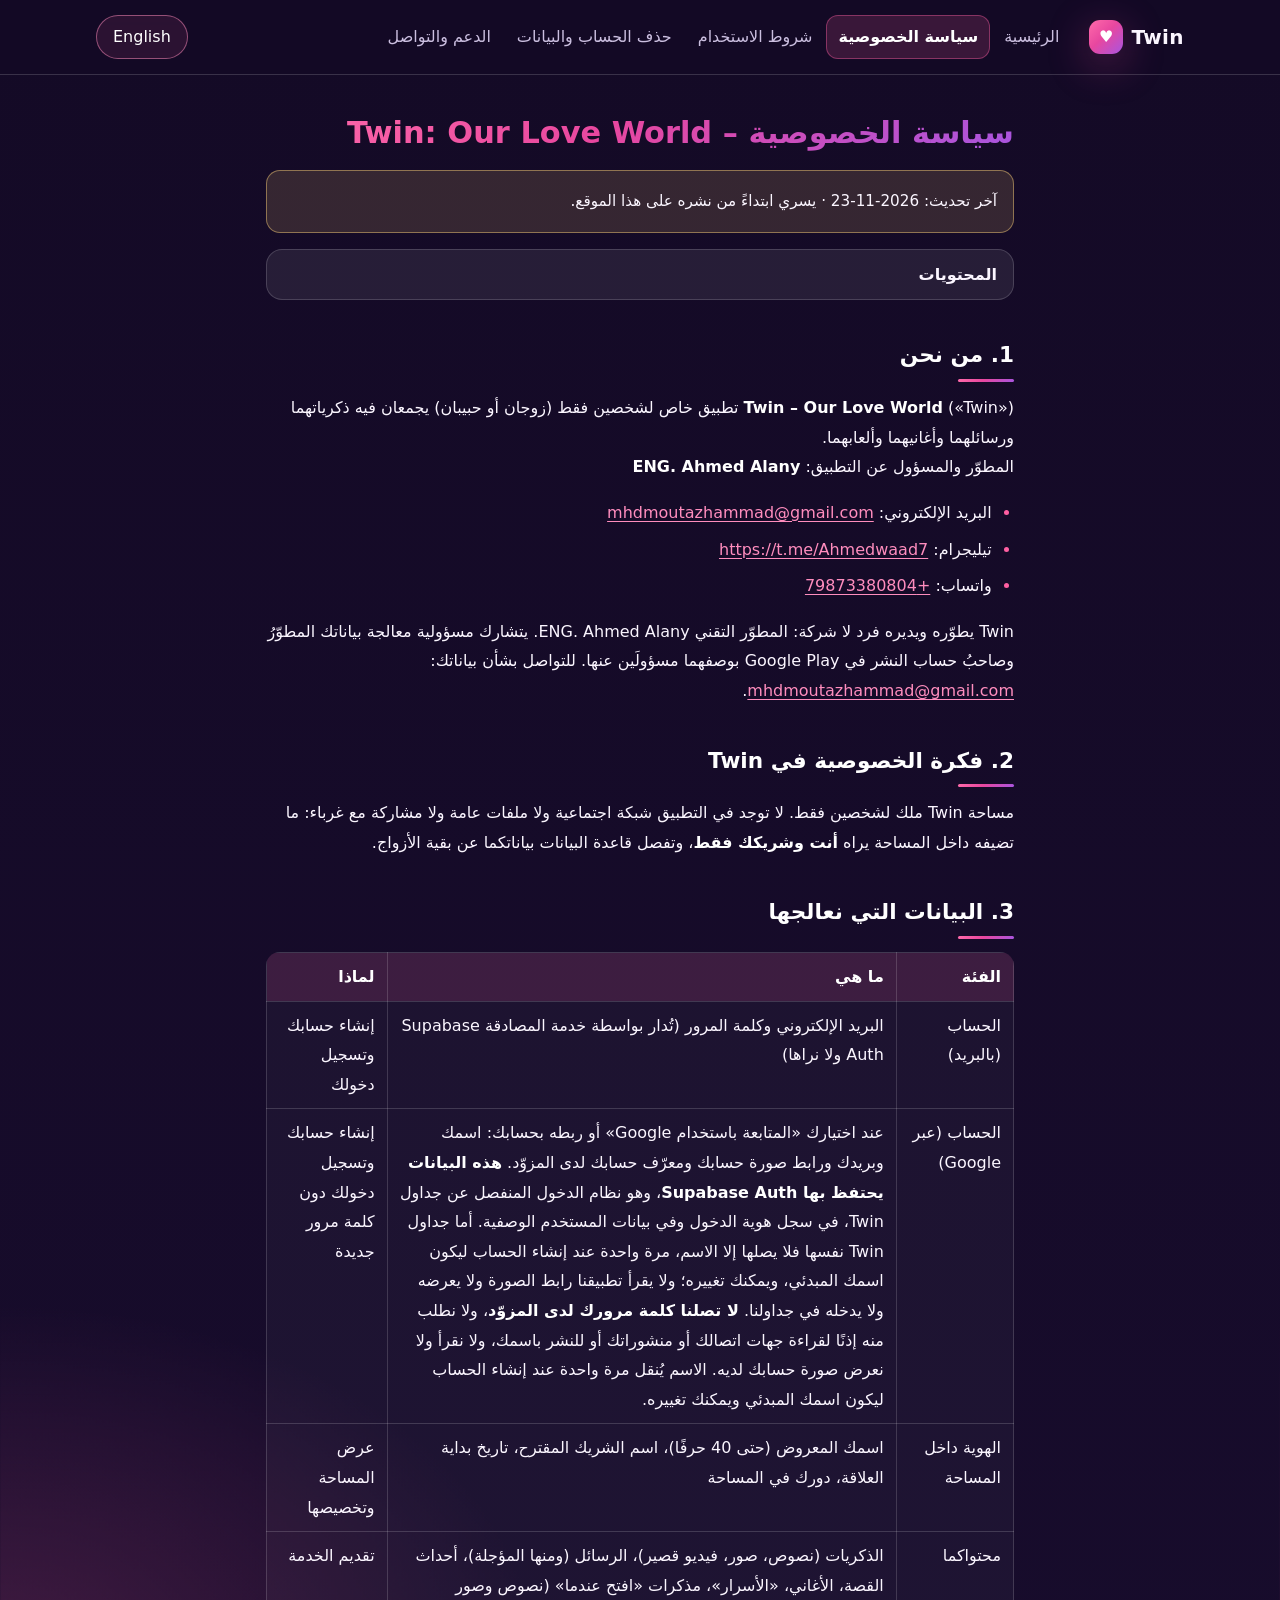
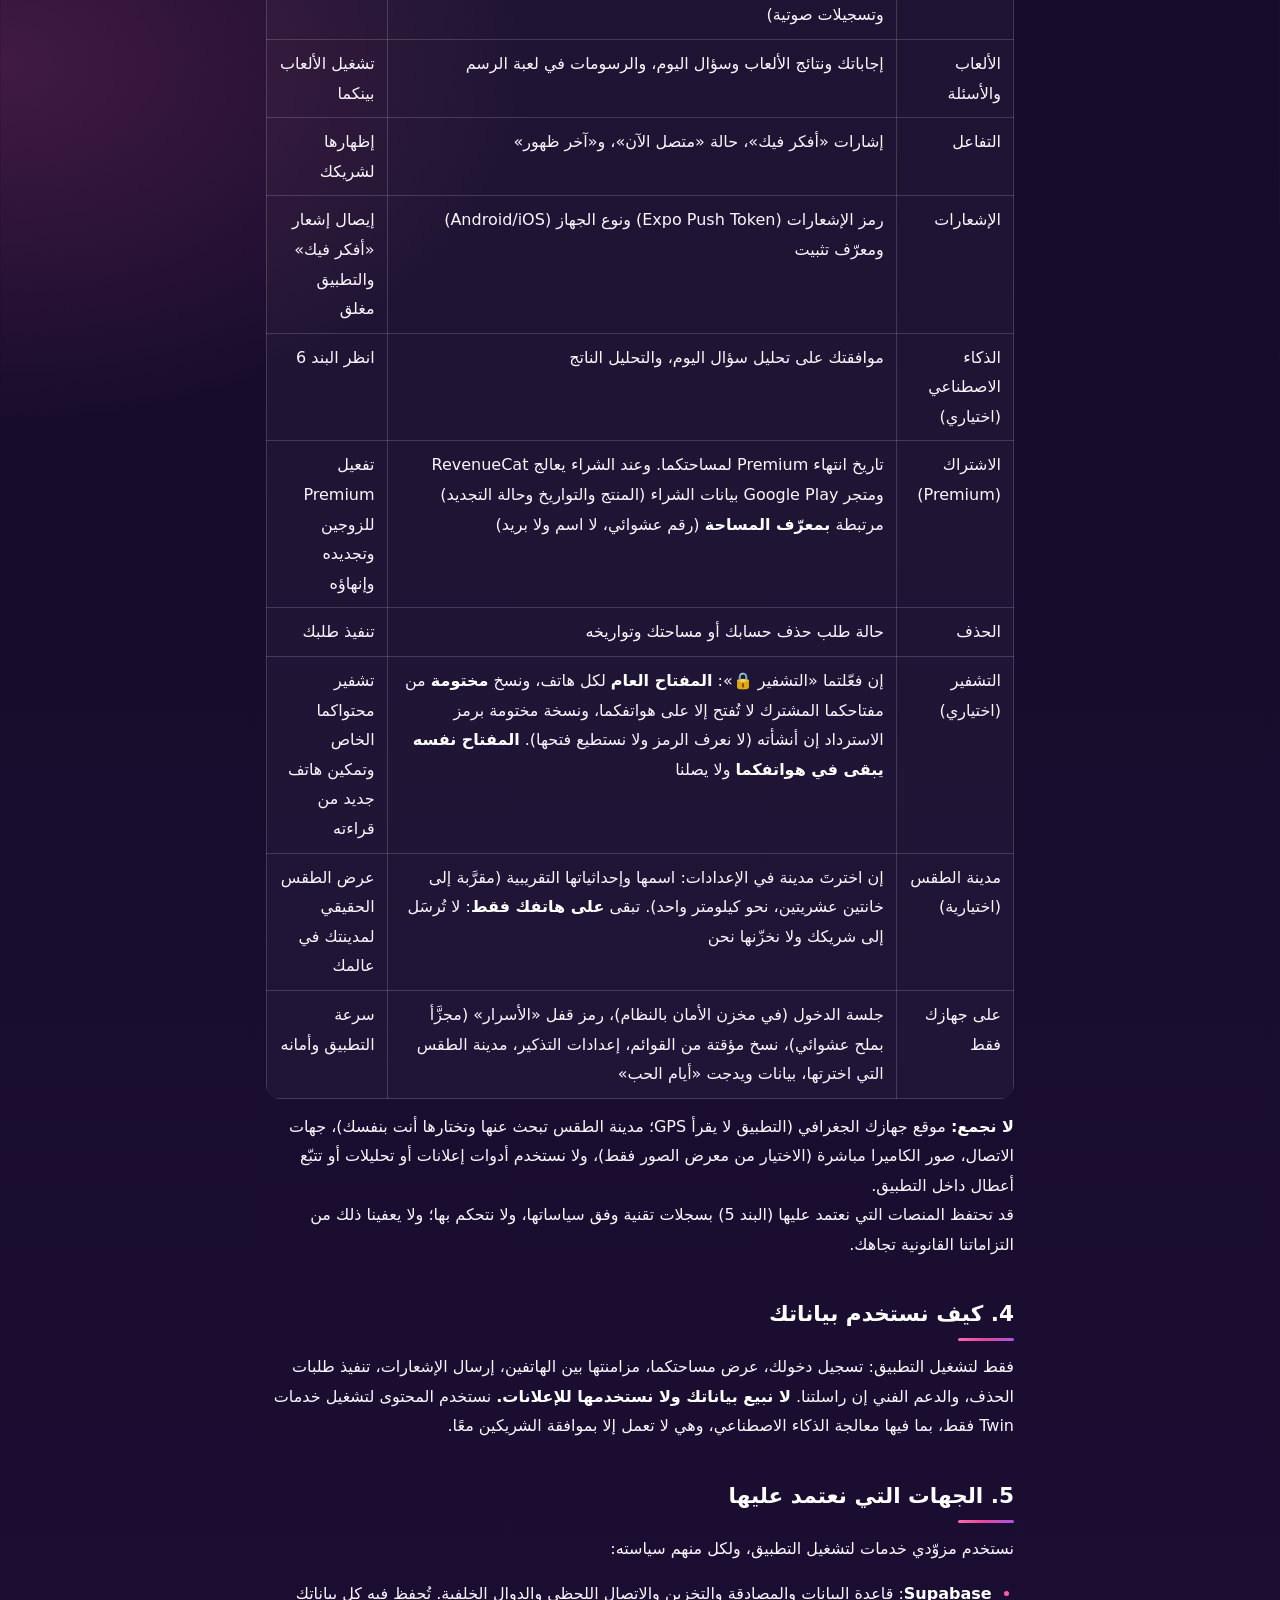
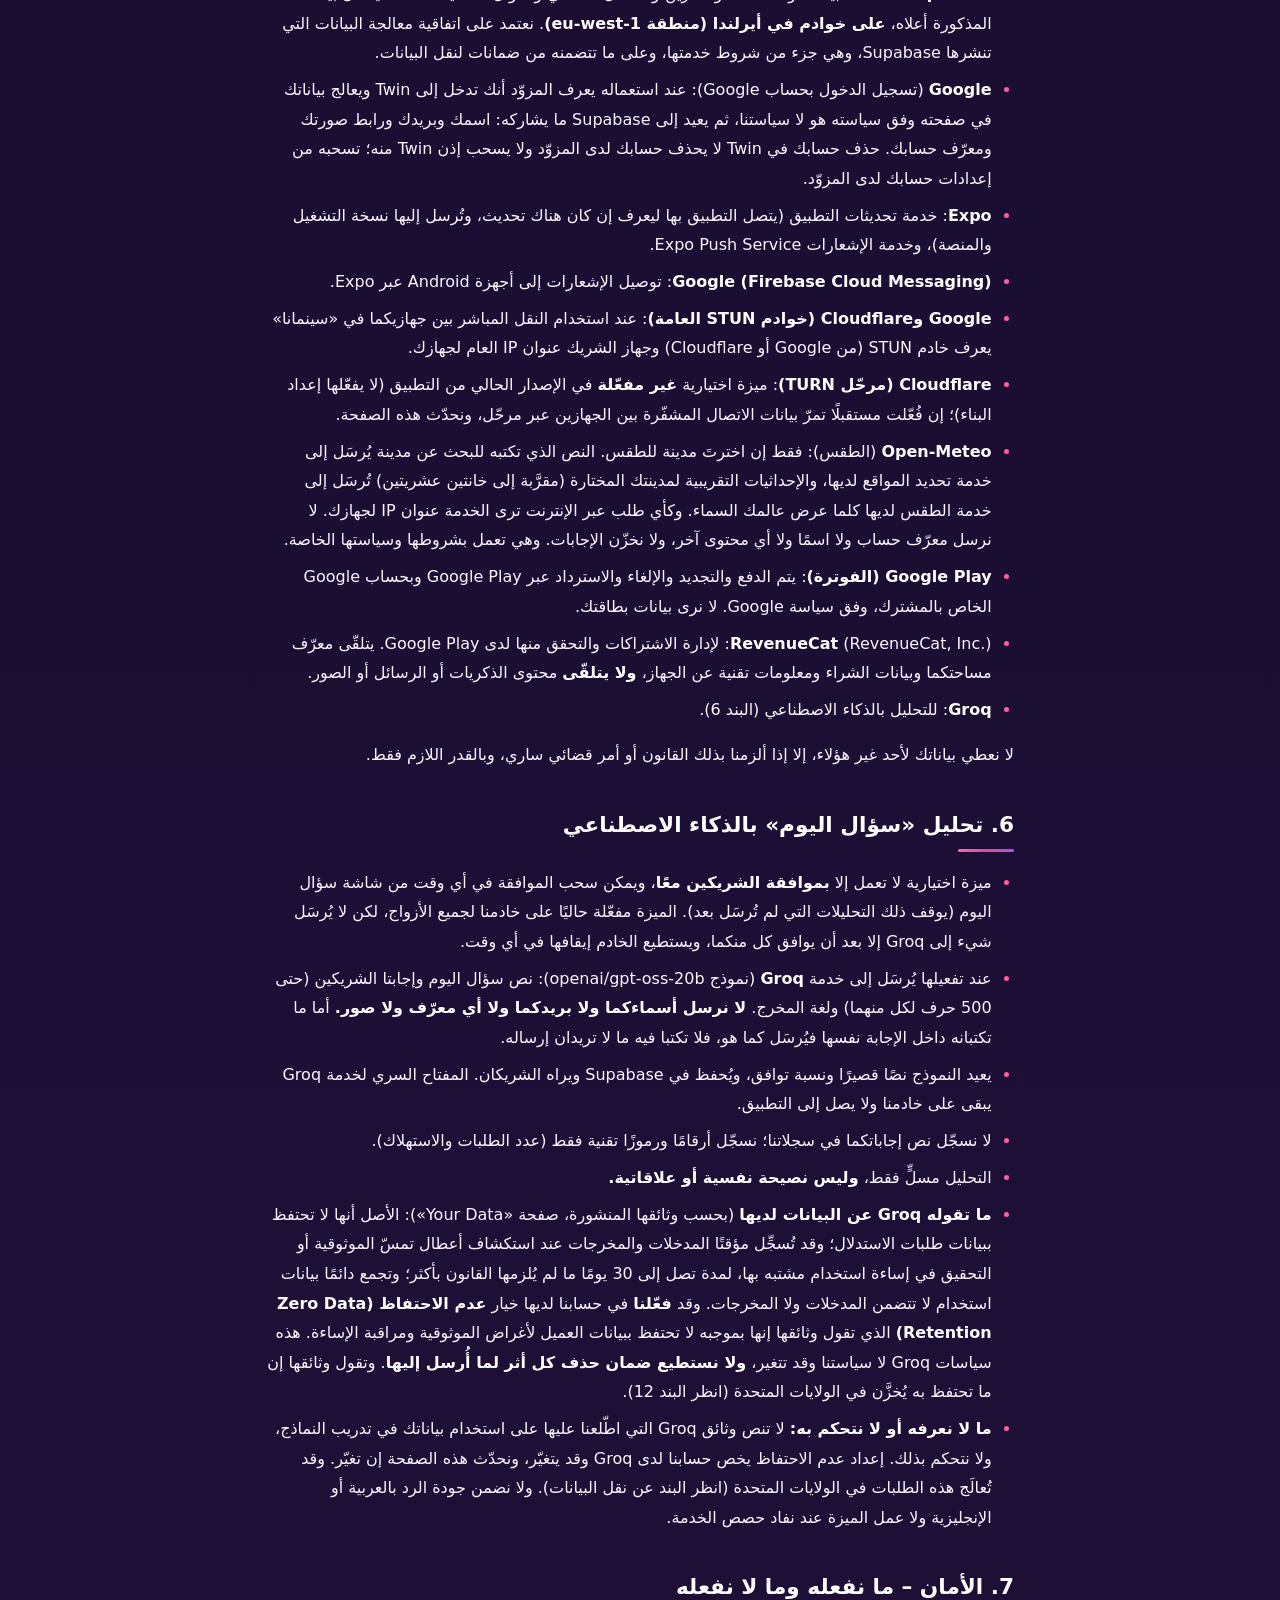
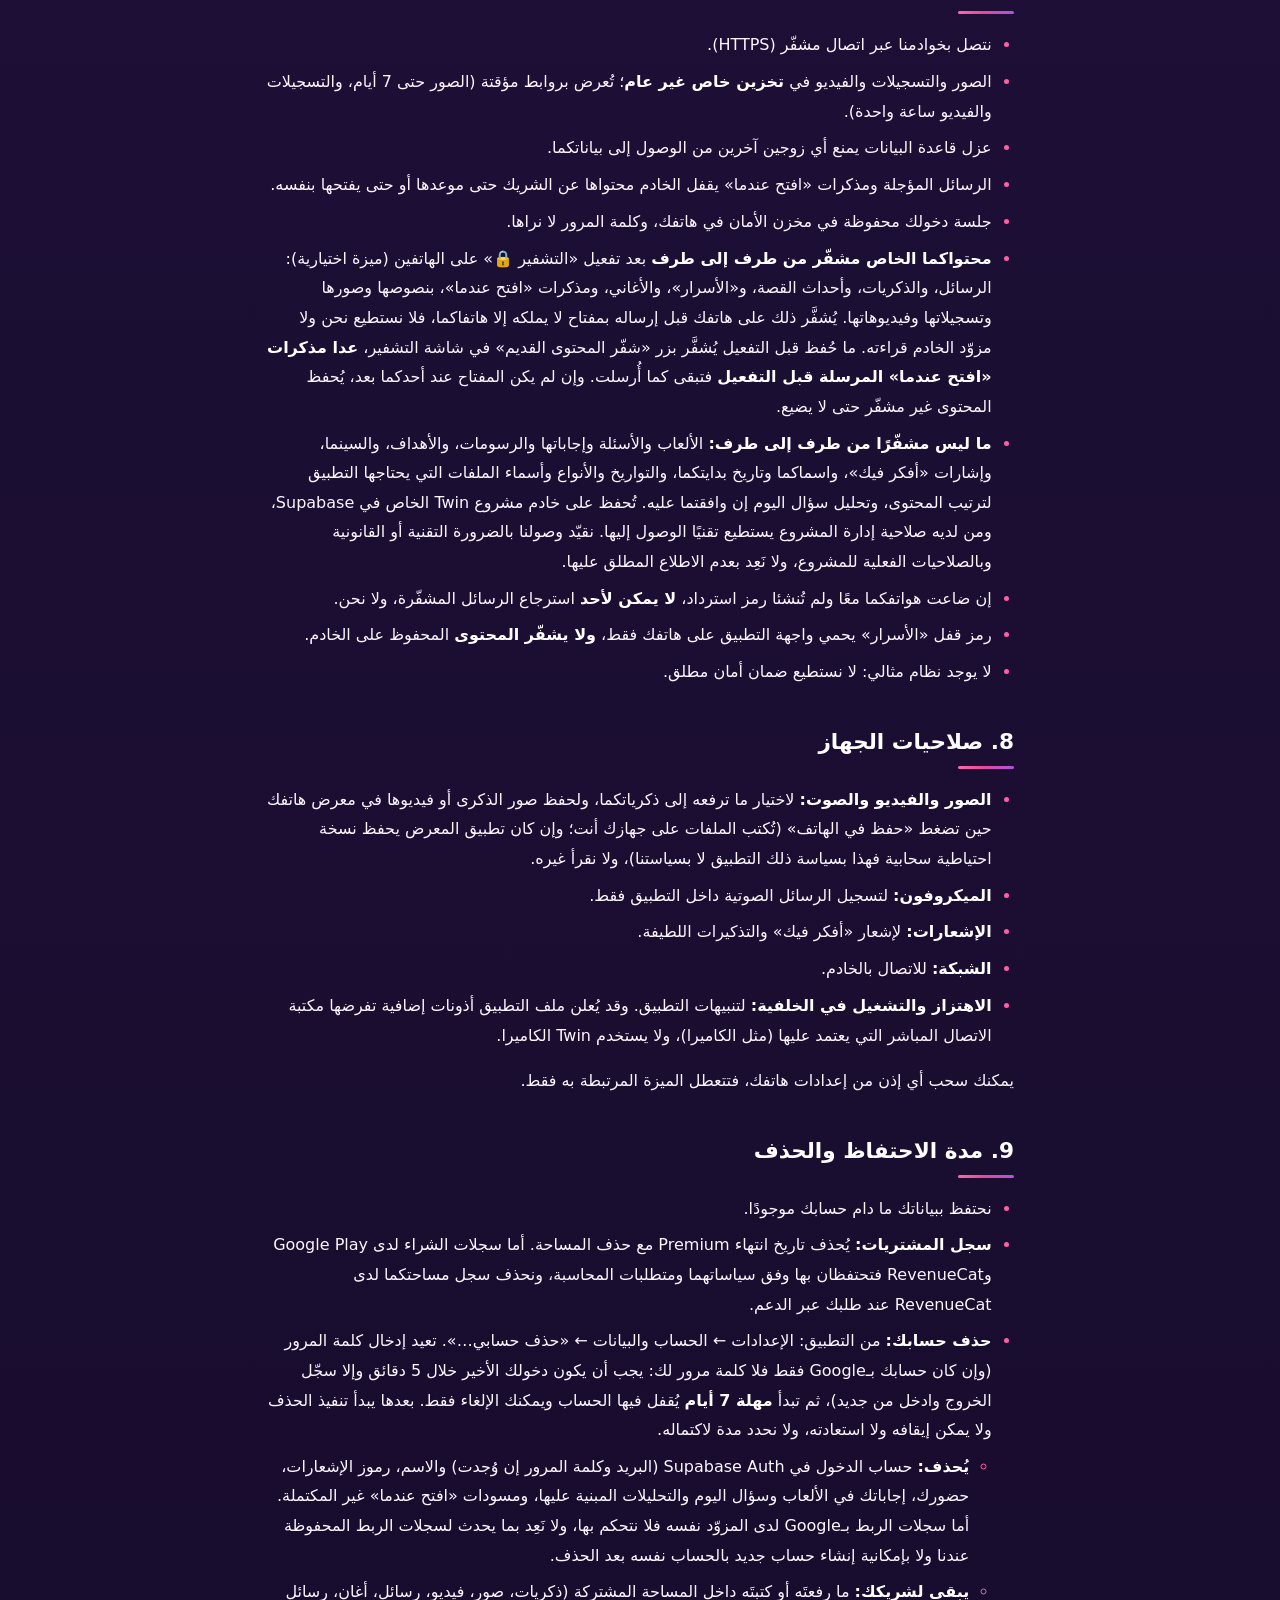
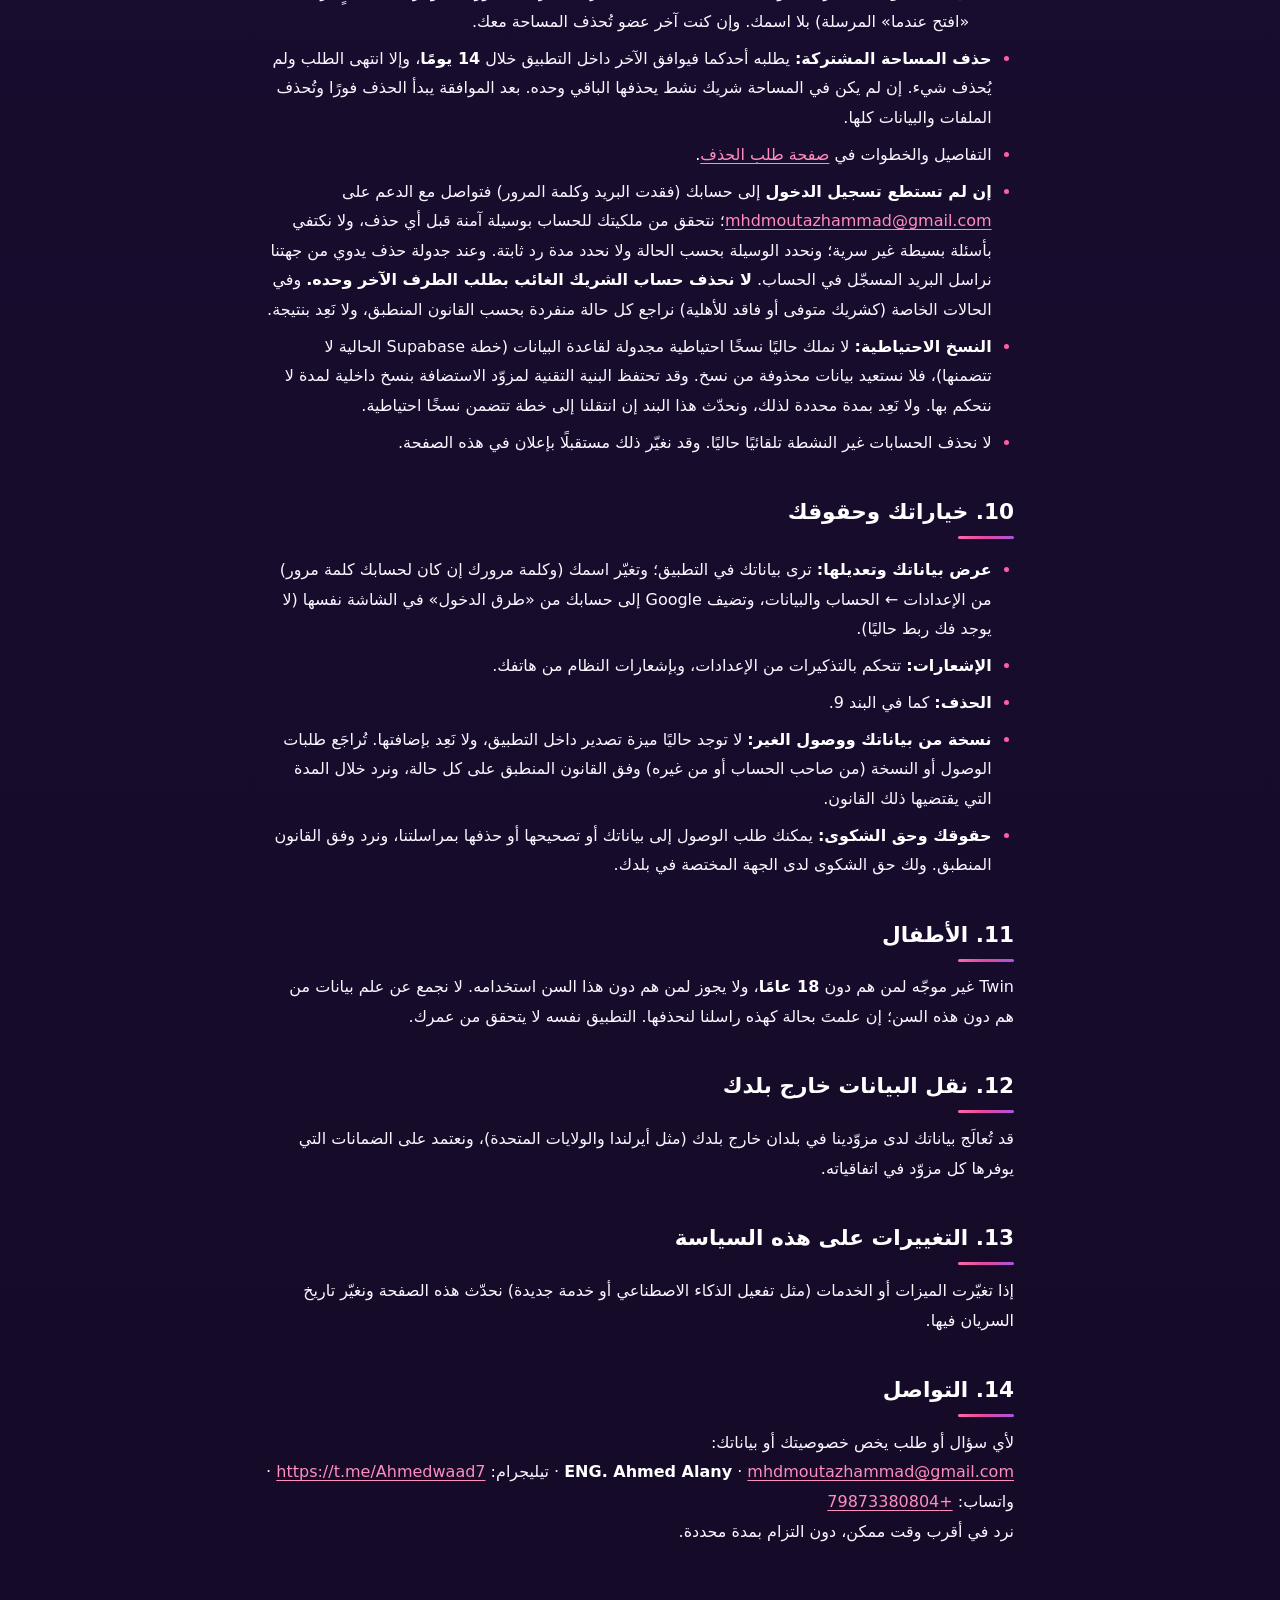
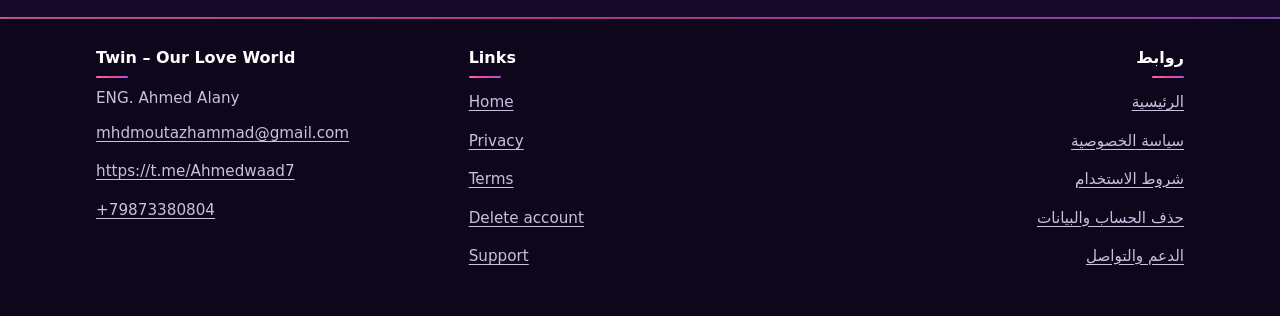
<file: public/privacy-ar.html>
<!doctype html>
<html lang="ar" dir="rtl">
<head>
<meta charset="utf-8">
<meta name="viewport" content="width=device-width, initial-scale=1">
<meta http-equiv="Content-Security-Policy" content="default-src 'none'; style-src 'self'; img-src 'self' data:; base-uri 'none'; form-action 'none'">
<title>سياسة الخصوصية – Twin: Our Love World</title>
<meta name="description" content="سياسة الخصوصية لتطبيق Twin – Our Love World: ما نعالجه من بيانات ولماذا وكيف تحذفها.">
<meta name="color-scheme" content="light dark">
<link rel="icon" href="favicon.svg" type="image/svg+xml">
<link rel="stylesheet" href="style.css">
</head>
<body>
<div class="aurora" aria-hidden="true"><i></i><i></i><i></i></div>
<a class="skip" href="#main">تخطَّ إلى المحتوى</a>
<header class="top"><div class="top-in">
<a class="brand" href="index.html" dir="ltr"><span class="mark" aria-hidden="true">♥</span> Twin</a>
<div class="navs"><nav class="navs-one" lang="ar" dir="rtl" aria-label="التنقل في الموقع"><ul class="nav"><li><a href="index.html#ar">الرئيسية</a></li><li><a href="privacy-ar.html" aria-current="page">سياسة الخصوصية</a></li><li><a href="terms-ar.html">شروط الاستخدام</a></li><li><a href="delete-account.html#ar">حذف الحساب والبيانات</a></li><li><a href="support.html#ar">الدعم والتواصل</a></li></ul></nav></div>
<div class="switch"><a href="privacy-en.html" hreflang="en" lang="en">English</a></div>
</div></header>
<main id="main">
<div class="wrap" lang="ar" dir="rtl">
<h1>سياسة الخصوصية – Twin: Our Love World</h1>
<div class="draft"><p>آخر تحديث: 2026-11-23 · يسري ابتداءً من نشره على هذا الموقع.</p></div>
<details class="toc"><summary>المحتويات</summary><ol><li><a href="#s1">1. من نحن</a></li><li><a href="#s2">2. فكرة الخصوصية في Twin</a></li><li><a href="#s3">3. البيانات التي نعالجها</a></li><li><a href="#s4">4. كيف نستخدم بياناتك</a></li><li><a href="#s5">5. الجهات التي نعتمد عليها</a></li><li><a href="#s6">6. تحليل «سؤال اليوم» بالذكاء الاصطناعي</a></li><li><a href="#s7">7. الأمان – ما نفعله وما لا نفعله</a></li><li><a href="#s8">8. صلاحيات الجهاز</a></li><li><a href="#s9">9. مدة الاحتفاظ والحذف</a></li><li><a href="#s10">10. خياراتك وحقوقك</a></li><li><a href="#s11">11. الأطفال</a></li><li><a href="#s12">12. نقل البيانات خارج بلدك</a></li><li><a href="#s13">13. التغييرات على هذه السياسة</a></li><li><a href="#s14">14. التواصل</a></li></ol></details>
<h2 id="s1">1. من نحن</h2>
<p><strong>Twin – Our Love World</strong> («Twin») تطبيق خاص لشخصين فقط (زوجان أو حبيبان) يجمعان فيه ذكرياتهما ورسائلهما وأغانيهما وألعابهما.<br>
المطوّر والمسؤول عن التطبيق: <strong>ENG. Ahmed Alany</strong></p>
<ul><li>البريد الإلكتروني: <a href="mailto:mhdmoutazhammad@gmail.com">mhdmoutazhammad@gmail.com</a></li><li>تيليجرام: <a href="https://t.me/Ahmedwaad7">https://t.me/Ahmedwaad7</a></li><li>واتساب: <a href="https://wa.me/79873380804">+79873380804</a></li></ul>
<p>Twin يطوّره ويديره فرد لا شركة: المطوّر التقني ENG. Ahmed Alany. يتشارك مسؤولية معالجة بياناتك المطوّرُ وصاحبُ حساب النشر في Google Play بوصفهما مسؤولَين عنها. للتواصل بشأن بياناتك: <a href="mailto:mhdmoutazhammad@gmail.com">mhdmoutazhammad@gmail.com</a>.</p>
<h2 id="s2">2. فكرة الخصوصية في Twin</h2>
<p>مساحة Twin ملك لشخصين فقط. لا توجد في التطبيق شبكة اجتماعية ولا ملفات عامة ولا مشاركة مع غرباء: ما تضيفه داخل المساحة يراه <strong>أنت وشريكك فقط</strong>، وتفصل قاعدة البيانات بياناتكما عن بقية الأزواج.</p>
<h2 id="s3">3. البيانات التي نعالجها</h2>
<div class="table-wrap"><table><thead><tr><th>الفئة</th><th>ما هي</th><th>لماذا</th></tr></thead><tbody><tr><td data-label="الفئة">الحساب (بالبريد)</td><td data-label="ما هي">البريد الإلكتروني وكلمة المرور (تُدار بواسطة خدمة المصادقة Supabase Auth ولا نراها)</td><td data-label="لماذا">إنشاء حسابك وتسجيل دخولك</td></tr><tr><td data-label="الفئة">الحساب (عبر Google)</td><td data-label="ما هي">عند اختيارك «المتابعة باستخدام Google» أو ربطه بحسابك: اسمك وبريدك ورابط صورة حسابك ومعرّف حسابك لدى المزوّد. <strong>هذه البيانات يحتفظ بها Supabase Auth</strong>، وهو نظام الدخول المنفصل عن جداول Twin، في سجل هوية الدخول وفي بيانات المستخدم الوصفية. أما جداول Twin نفسها فلا يصلها إلا الاسم، مرة واحدة عند إنشاء الحساب ليكون اسمك المبدئي، ويمكنك تغييره؛ ولا يقرأ تطبيقنا رابط الصورة ولا يعرضه ولا يدخله في جداولنا. <strong>لا تصلنا كلمة مرورك لدى المزوّد</strong>، ولا نطلب منه إذنًا لقراءة جهات اتصالك أو منشوراتك أو للنشر باسمك، ولا نقرأ ولا نعرض صورة حسابك لديه. الاسم يُنقل مرة واحدة عند إنشاء الحساب ليكون اسمك المبدئي ويمكنك تغييره.</td><td data-label="لماذا">إنشاء حسابك وتسجيل دخولك دون كلمة مرور جديدة</td></tr><tr><td data-label="الفئة">الهوية داخل المساحة</td><td data-label="ما هي">اسمك المعروض (حتى 40 حرفًا)، اسم الشريك المقترح، تاريخ بداية العلاقة، دورك في المساحة</td><td data-label="لماذا">عرض المساحة وتخصيصها</td></tr><tr><td data-label="الفئة">محتواكما</td><td data-label="ما هي">الذكريات (نصوص، صور، فيديو قصير)، الرسائل (ومنها المؤجلة)، أحداث القصة، الأغاني، «الأسرار»، مذكرات «افتح عندما» (نصوص وصور وتسجيلات صوتية)</td><td data-label="لماذا">تقديم الخدمة</td></tr><tr><td data-label="الفئة">الألعاب والأسئلة</td><td data-label="ما هي">إجاباتك ونتائج الألعاب وسؤال اليوم، والرسومات في لعبة الرسم</td><td data-label="لماذا">تشغيل الألعاب بينكما</td></tr><tr><td data-label="الفئة">التفاعل</td><td data-label="ما هي">إشارات «أفكر فيك»، حالة «متصل الآن»، و«آخر ظهور»</td><td data-label="لماذا">إظهارها لشريكك</td></tr><tr><td data-label="الفئة">الإشعارات</td><td data-label="ما هي">رمز الإشعارات (Expo Push Token) ونوع الجهاز (Android/iOS) ومعرّف تثبيت</td><td data-label="لماذا">إيصال إشعار «أفكر فيك» والتطبيق مغلق</td></tr><tr><td data-label="الفئة">الذكاء الاصطناعي (اختياري)</td><td data-label="ما هي">موافقتك على تحليل سؤال اليوم، والتحليل الناتج</td><td data-label="لماذا">انظر البند 6</td></tr><tr><td data-label="الفئة">الاشتراك (Premium)</td><td data-label="ما هي">تاريخ انتهاء Premium لمساحتكما. وعند الشراء يعالج RevenueCat ومتجر Google Play بيانات الشراء (المنتج والتواريخ وحالة التجديد) مرتبطة <strong>بمعرّف المساحة</strong> (رقم عشوائي، لا اسم ولا بريد)</td><td data-label="لماذا">تفعيل Premium للزوجين وتجديده وإنهاؤه</td></tr><tr><td data-label="الفئة">الحذف</td><td data-label="ما هي">حالة طلب حذف حسابك أو مساحتك وتواريخه</td><td data-label="لماذا">تنفيذ طلبك</td></tr><tr><td data-label="الفئة">التشفير (اختياري)</td><td data-label="ما هي">إن فعّلتما «التشفير 🔒»: <strong>المفتاح العام</strong> لكل هاتف، ونسخ <strong>مختومة</strong> من مفتاحكما المشترك لا تُفتح إلا على هواتفكما، ونسخة مختومة برمز الاسترداد إن أنشأته (لا نعرف الرمز ولا نستطيع فتحها). <strong>المفتاح نفسه يبقى في هواتفكما</strong> ولا يصلنا</td><td data-label="لماذا">تشفير محتواكما الخاص وتمكين هاتف جديد من قراءته</td></tr><tr><td data-label="الفئة">مدينة الطقس (اختيارية)</td><td data-label="ما هي">إن اخترتَ مدينة في الإعدادات: اسمها وإحداثياتها التقريبية (مقرَّبة إلى خانتين عشريتين، نحو كيلومتر واحد). تبقى <strong>على هاتفك فقط</strong>: لا تُرسَل إلى شريكك ولا نخزّنها نحن</td><td data-label="لماذا">عرض الطقس الحقيقي لمدينتك في عالمك</td></tr><tr><td data-label="الفئة">على جهازك فقط</td><td data-label="ما هي">جلسة الدخول (في مخزن الأمان بالنظام)، رمز قفل «الأسرار» (مجزَّأ بملح عشوائي)، نسخ مؤقتة من القوائم، إعدادات التذكير، مدينة الطقس التي اخترتها، بيانات ويدجت «أيام الحب»</td><td data-label="لماذا">سرعة التطبيق وأمانه</td></tr></tbody></table></div>
<p><strong>لا نجمع:</strong> موقع جهازك الجغرافي (التطبيق لا يقرأ GPS؛ مدينة الطقس تبحث عنها وتختارها أنت بنفسك)، جهات الاتصال، صور الكاميرا مباشرة (الاختيار من معرض الصور فقط)، ولا نستخدم أدوات إعلانات أو تحليلات أو تتبّع أعطال داخل التطبيق.<br>
قد تحتفظ المنصات التي نعتمد عليها (البند 5) بسجلات تقنية وفق سياساتها، ولا نتحكم بها؛ ولا يعفينا ذلك من التزاماتنا القانونية تجاهك.</p>
<h2 id="s4">4. كيف نستخدم بياناتك</h2>
<p>فقط لتشغيل التطبيق: تسجيل دخولك، عرض مساحتكما، مزامنتها بين الهاتفين، إرسال الإشعارات، تنفيذ طلبات الحذف، والدعم الفني إن راسلتنا. <strong>لا نبيع بياناتك ولا نستخدمها للإعلانات.</strong> نستخدم المحتوى لتشغيل خدمات Twin فقط، بما فيها معالجة الذكاء الاصطناعي، وهي لا تعمل إلا بموافقة الشريكين معًا.</p>
<h2 id="s5">5. الجهات التي نعتمد عليها</h2>
<p>نستخدم مزوّدي خدمات لتشغيل التطبيق، ولكل منهم سياسته:</p>
<ul><li><strong>Supabase</strong>: قاعدة البيانات والمصادقة والتخزين والاتصال اللحظي والدوال الخلفية. تُحفظ فيه كل بياناتك المذكورة أعلاه، <strong>على خوادم في أيرلندا (منطقة eu-west-1)</strong>. نعتمد على اتفاقية معالجة البيانات التي تنشرها Supabase، وهي جزء من شروط خدمتها، وعلى ما تتضمنه من ضمانات لنقل البيانات.</li><li><strong>Google</strong> (تسجيل الدخول بحساب Google): عند استعماله يعرف المزوّد أنك تدخل إلى Twin ويعالج بياناتك في صفحته وفق سياسته هو لا سياستنا، ثم يعيد إلى Supabase ما يشاركه: اسمك وبريدك ورابط صورتك ومعرّف حسابك. حذف حسابك في Twin لا يحذف حسابك لدى المزوّد ولا يسحب إذن Twin منه؛ تسحبه من إعدادات حسابك لدى المزوّد.</li><li><strong>Expo</strong>: خدمة تحديثات التطبيق (يتصل التطبيق بها ليعرف إن كان هناك تحديث، وتُرسل إليها نسخة التشغيل والمنصة)، وخدمة الإشعارات Expo Push Service.</li><li><strong>Google (Firebase Cloud Messaging)</strong>: توصيل الإشعارات إلى أجهزة Android عبر Expo.</li><li><strong>Google وCloudflare (خوادم STUN العامة)</strong>: عند استخدام النقل المباشر بين جهازيكما في «سينمانا» يعرف خادم STUN (من Google أو Cloudflare) وجهاز الشريك عنوان IP العام لجهازك.</li><li><strong>Cloudflare (مرحّل TURN)</strong>: ميزة اختيارية <strong>غير مفعّلة</strong> في الإصدار الحالي من التطبيق (لا يفعّلها إعداد البناء)؛ إن فُعّلت مستقبلًا تمرّ بيانات الاتصال المشفّرة بين الجهازين عبر مرحّل، ونحدّث هذه الصفحة.</li><li><strong>Open-Meteo</strong> (الطقس): فقط إن اخترتَ مدينة للطقس. النص الذي تكتبه للبحث عن مدينة يُرسَل إلى خدمة تحديد المواقع لديها، والإحداثيات التقريبية لمدينتك المختارة (مقرَّبة إلى خانتين عشريتين) تُرسَل إلى خدمة الطقس لديها كلما عرض عالمك السماء. وكأي طلب عبر الإنترنت ترى الخدمة عنوان IP لجهازك. لا نرسل معرّف حساب ولا اسمًا ولا أي محتوى آخر، ولا نخزّن الإجابات. وهي تعمل بشروطها وسياستها الخاصة.</li><li><strong>Google Play (الفوترة)</strong>: يتم الدفع والتجديد والإلغاء والاسترداد عبر Google Play وبحساب Google الخاص بالمشترك، وفق سياسة Google. لا نرى بيانات بطاقتك.</li><li><strong>RevenueCat</strong> (RevenueCat, Inc.): لإدارة الاشتراكات والتحقق منها لدى Google Play. يتلقّى معرّف مساحتكما وبيانات الشراء ومعلومات تقنية عن الجهاز، <strong>ولا يتلقّى</strong> محتوى الذكريات أو الرسائل أو الصور.</li><li><strong>Groq</strong>: للتحليل بالذكاء الاصطناعي (البند 6).</li></ul>
<p>لا نعطي بياناتك لأحد غير هؤلاء، إلا إذا ألزمنا بذلك القانون أو أمر قضائي ساري، وبالقدر اللازم فقط.</p>
<h2 id="s6">6. تحليل «سؤال اليوم» بالذكاء الاصطناعي</h2>
<ul><li>ميزة اختيارية لا تعمل إلا <strong>بموافقة الشريكين معًا</strong>، ويمكن سحب الموافقة في أي وقت من شاشة سؤال اليوم (يوقف ذلك التحليلات التي لم تُرسَل بعد). الميزة مفعّلة حاليًا على خادمنا لجميع الأزواج، لكن لا يُرسَل شيء إلى Groq إلا بعد أن يوافق كل منكما، ويستطيع الخادم إيقافها في أي وقت.</li><li>عند تفعيلها يُرسَل إلى خدمة <strong>Groq</strong> (نموذج openai/gpt-oss-20b): نص سؤال اليوم وإجابتا الشريكين (حتى 500 حرف لكل منهما) ولغة المخرج. <strong>لا نرسل أسماءكما ولا بريدكما ولا أي معرّف ولا صور.</strong> أما ما تكتبانه داخل الإجابة نفسها فيُرسَل كما هو، فلا تكتبا فيه ما لا تريدان إرساله.</li><li>يعيد النموذج نصًا قصيرًا ونسبة توافق، ويُحفظ في Supabase ويراه الشريكان. المفتاح السري لخدمة Groq يبقى على خادمنا ولا يصل إلى التطبيق.</li><li>لا نسجّل نص إجاباتكما في سجلاتنا؛ نسجّل أرقامًا ورموزًا تقنية فقط (عدد الطلبات والاستهلاك).</li><li>التحليل مسلٍّ فقط، <strong>وليس نصيحة نفسية أو علاقاتية.</strong></li><li><strong>ما تقوله Groq عن البيانات لديها</strong> (بحسب وثائقها المنشورة، صفحة «Your Data»): الأصل أنها لا تحتفظ ببيانات طلبات الاستدلال؛ وقد تُسجِّل مؤقتًا المدخلات والمخرجات عند استكشاف أعطال تمسّ الموثوقية أو التحقيق في إساءة استخدام مشتبه بها، لمدة تصل إلى 30 يومًا ما لم يُلزمها القانون بأكثر؛ وتجمع دائمًا بيانات استخدام لا تتضمن المدخلات ولا المخرجات. وقد <strong>فعّلنا</strong> في حسابنا لديها خيار <strong>عدم الاحتفاظ (Zero Data Retention)</strong> الذي تقول وثائقها إنها بموجبه لا تحتفظ ببيانات العميل لأغراض الموثوقية ومراقبة الإساءة. هذه سياسات Groq لا سياستنا وقد تتغير، <strong>ولا نستطيع ضمان حذف كل أثر لما أُرسل إليها</strong>. وتقول وثائقها إن ما تحتفظ به يُخزَّن في الولايات المتحدة (انظر البند 12).</li><li><strong>ما لا نعرفه أو لا نتحكم به:</strong> لا تنص وثائق Groq التي اطّلعنا عليها على استخدام بياناتك في تدريب النماذج، ولا نتحكم بذلك. إعداد عدم الاحتفاظ يخص حسابنا لدى Groq وقد يتغيّر، ونحدّث هذه الصفحة إن تغيّر. وقد تُعالَج هذه الطلبات في الولايات المتحدة (انظر البند عن نقل البيانات). ولا نضمن جودة الرد بالعربية أو الإنجليزية ولا عمل الميزة عند نفاد حصص الخدمة.</li></ul>
<h2 id="s7">7. الأمان – ما نفعله وما لا نفعله</h2>
<ul><li>نتصل بخوادمنا عبر اتصال مشفّر (HTTPS).</li><li>الصور والتسجيلات والفيديو في <strong>تخزين خاص غير عام</strong>؛ تُعرض بروابط مؤقتة (الصور حتى 7 أيام، والتسجيلات والفيديو ساعة واحدة).</li><li>عزل قاعدة البيانات يمنع أي زوجين آخرين من الوصول إلى بياناتكما.</li><li>الرسائل المؤجلة ومذكرات «افتح عندما» يقفل الخادم محتواها عن الشريك حتى موعدها أو حتى يفتحها بنفسه.</li><li>جلسة دخولك محفوظة في مخزن الأمان في هاتفك، وكلمة المرور لا نراها.</li><li><strong>محتواكما الخاص مشفّر من طرف إلى طرف</strong> بعد تفعيل «التشفير 🔒» على الهاتفين (ميزة اختيارية): الرسائل، والذكريات، وأحداث القصة، و«الأسرار»، والأغاني، ومذكرات «افتح عندما»، بنصوصها وصورها وتسجيلاتها وفيديوهاتها. يُشفَّر ذلك على هاتفك قبل إرساله بمفتاح لا يملكه إلا هاتفاكما، فلا نستطيع نحن ولا مزوّد الخادم قراءته. ما حُفظ قبل التفعيل يُشفَّر بزر «شفّر المحتوى القديم» في شاشة التشفير، <strong>عدا مذكرات «افتح عندما» المرسلة قبل التفعيل</strong> فتبقى كما أُرسلت. وإن لم يكن المفتاح عند أحدكما بعد، يُحفظ المحتوى غير مشفّر حتى لا يضيع.</li><li><strong>ما ليس مشفّرًا من طرف إلى طرف:</strong> الألعاب والأسئلة وإجاباتها والرسومات، والأهداف، والسينما، وإشارات «أفكر فيك»، واسماكما وتاريخ بدايتكما، والتواريخ والأنواع وأسماء الملفات التي يحتاجها التطبيق لترتيب المحتوى، وتحليل سؤال اليوم إن وافقتما عليه. تُحفظ على خادم مشروع Twin الخاص في Supabase، ومن لديه صلاحية إدارة المشروع يستطيع تقنيًا الوصول إليها. نقيّد وصولنا بالضرورة التقنية أو القانونية وبالصلاحيات الفعلية للمشروع، ولا نَعِد بعدم الاطلاع المطلق عليها.</li><li>إن ضاعت هواتفكما معًا ولم تُنشئا رمز استرداد، <strong>لا يمكن لأحد</strong> استرجاع الرسائل المشفّرة، ولا نحن.</li><li>رمز قفل «الأسرار» يحمي واجهة التطبيق على هاتفك فقط، <strong>ولا يشفّر المحتوى</strong> المحفوظ على الخادم.</li><li>لا يوجد نظام مثالي: لا نستطيع ضمان أمان مطلق.</li></ul>
<h2 id="s8">8. صلاحيات الجهاز</h2>
<ul><li><strong>الصور والفيديو والصوت:</strong> لاختيار ما ترفعه إلى ذكرياتكما، ولحفظ صور الذكرى أو فيديوها في معرض هاتفك حين تضغط «حفظ في الهاتف» (تُكتب الملفات على جهازك أنت؛ وإن كان تطبيق المعرض يحفظ نسخة احتياطية سحابية فهذا بسياسة ذلك التطبيق لا بسياستنا)، ولا نقرأ غيره.</li><li><strong>الميكروفون:</strong> لتسجيل الرسائل الصوتية داخل التطبيق فقط.</li><li><strong>الإشعارات:</strong> لإشعار «أفكر فيك» والتذكيرات اللطيفة.</li><li><strong>الشبكة:</strong> للاتصال بالخادم.</li><li><strong>الاهتزاز والتشغيل في الخلفية:</strong> لتنبيهات التطبيق. وقد يُعلن ملف التطبيق أذونات إضافية تفرضها مكتبة الاتصال المباشر التي يعتمد عليها (مثل الكاميرا)، ولا يستخدم Twin الكاميرا.</li></ul>
<p>يمكنك سحب أي إذن من إعدادات هاتفك، فتتعطل الميزة المرتبطة به فقط.</p>
<h2 id="s9">9. مدة الاحتفاظ والحذف</h2>
<ul><li>نحتفظ ببياناتك ما دام حسابك موجودًا.</li><li><strong>سجل المشتريات:</strong> يُحذف تاريخ انتهاء Premium مع حذف المساحة. أما سجلات الشراء لدى Google Play وRevenueCat فتحتفظان بها وفق سياساتهما ومتطلبات المحاسبة، ونحذف سجل مساحتكما لدى RevenueCat عند طلبك عبر الدعم.</li><li><strong>حذف حسابك:</strong> من التطبيق: الإعدادات ← الحساب والبيانات ← «حذف حسابي…». تعيد إدخال كلمة المرور (وإن كان حسابك بـGoogle فقط فلا كلمة مرور لك: يجب أن يكون دخولك الأخير خلال 5 دقائق وإلا سجّل الخروج وادخل من جديد)، ثم تبدأ <strong>مهلة 7 أيام</strong> يُقفل فيها الحساب ويمكنك الإلغاء فقط. بعدها يبدأ تنفيذ الحذف ولا يمكن إيقافه ولا استعادته، ولا نحدد مدة لاكتماله.<ul><li><strong>يُحذف:</strong> حساب الدخول في Supabase Auth (البريد وكلمة المرور إن وُجدت) والاسم، رموز الإشعارات، حضورك، إجاباتك في الألعاب وسؤال اليوم والتحليلات المبنية عليها، ومسودات «افتح عندما» غير المكتملة. أما سجلات الربط بـGoogle لدى المزوّد نفسه فلا نتحكم بها، ولا نَعِد بما يحدث لسجلات الربط المحفوظة عندنا ولا بإمكانية إنشاء حساب جديد بالحساب نفسه بعد الحذف.</li><li><strong>يبقى لشريكك:</strong> ما رفعتَه أو كتبتَه داخل المساحة المشتركة (ذكريات، صور، فيديو، رسائل، أغانٍ، رسائل «افتح عندما» المرسلة) بلا اسمك. وإن كنت آخر عضو تُحذف المساحة معك.</li></ul></li><li><strong>حذف المساحة المشتركة:</strong> يطلبه أحدكما فيوافق الآخر داخل التطبيق خلال <strong>14 يومًا</strong>، وإلا انتهى الطلب ولم يُحذف شيء. إن لم يكن في المساحة شريك نشط يحذفها الباقي وحده. بعد الموافقة يبدأ الحذف فورًا وتُحذف الملفات والبيانات كلها.</li><li>التفاصيل والخطوات في <a href="delete-account.html">صفحة طلب الحذف</a>.</li><li><strong>إن لم تستطع تسجيل الدخول</strong> إلى حسابك (فقدت البريد وكلمة المرور) فتواصل مع الدعم على <a href="mailto:mhdmoutazhammad@gmail.com">mhdmoutazhammad@gmail.com</a>؛ نتحقق من ملكيتك للحساب بوسيلة آمنة قبل أي حذف، ولا نكتفي بأسئلة بسيطة غير سرية؛ ونحدد الوسيلة بحسب الحالة ولا نحدد مدة رد ثابتة. وعند جدولة حذف يدوي من جهتنا نراسل البريد المسجّل في الحساب. <strong>لا نحذف حساب الشريك الغائب بطلب الطرف الآخر وحده.</strong> وفي الحالات الخاصة (كشريك متوفى أو فاقد للأهلية) نراجع كل حالة منفردة بحسب القانون المنطبق، ولا نَعِد بنتيجة.</li><li><strong>النسخ الاحتياطية:</strong> لا نملك حاليًا نسخًا احتياطية مجدولة لقاعدة البيانات (خطة Supabase الحالية لا تتضمنها)، فلا نستعيد بيانات محذوفة من نسخ. وقد تحتفظ البنية التقنية لمزوّد الاستضافة بنسخ داخلية لمدة لا نتحكم بها. ولا نَعِد بمدة محددة لذلك، ونحدّث هذا البند إن انتقلنا إلى خطة تتضمن نسخًا احتياطية.</li><li>لا نحذف الحسابات غير النشطة تلقائيًا حاليًا. وقد نغيّر ذلك مستقبلًا بإعلان في هذه الصفحة.</li></ul>
<h2 id="s10">10. خياراتك وحقوقك</h2>
<ul><li><strong>عرض بياناتك وتعديلها:</strong> ترى بياناتك في التطبيق؛ وتغيّر اسمك (وكلمة مرورك إن كان لحسابك كلمة مرور) من الإعدادات ← الحساب والبيانات، وتضيف Google إلى حسابك من «طرق الدخول» في الشاشة نفسها (لا يوجد فك ربط حاليًا).</li><li><strong>الإشعارات:</strong> تتحكم بالتذكيرات من الإعدادات، وبإشعارات النظام من هاتفك.</li><li><strong>الحذف:</strong> كما في البند 9.</li><li><strong>نسخة من بياناتك ووصول الغير:</strong> لا توجد حاليًا ميزة تصدير داخل التطبيق، ولا نَعِد بإضافتها. تُراجَع طلبات الوصول أو النسخة (من صاحب الحساب أو من غيره) وفق القانون المنطبق على كل حالة، ونرد خلال المدة التي يقتضيها ذلك القانون.</li><li><strong>حقوقك وحق الشكوى:</strong> يمكنك طلب الوصول إلى بياناتك أو تصحيحها أو حذفها بمراسلتنا، ونرد وفق القانون المنطبق. ولك حق الشكوى لدى الجهة المختصة في بلدك.</li></ul>
<h2 id="s11">11. الأطفال</h2>
<p>Twin غير موجّه لمن هم دون <strong>18 عامًا</strong>، ولا يجوز لمن هم دون هذا السن استخدامه. لا نجمع عن علم بيانات من هم دون هذه السن؛ إن علمتَ بحالة كهذه راسلنا لنحذفها. التطبيق نفسه لا يتحقق من عمرك.</p>
<h2 id="s12">12. نقل البيانات خارج بلدك</h2>
<p>قد تُعالَج بياناتك لدى مزوّدينا في بلدان خارج بلدك (مثل أيرلندا والولايات المتحدة)، ونعتمد على الضمانات التي يوفرها كل مزوّد في اتفاقياته.</p>
<h2 id="s13">13. التغييرات على هذه السياسة</h2>
<p>إذا تغيّرت الميزات أو الخدمات (مثل تفعيل الذكاء الاصطناعي أو خدمة جديدة) نحدّث هذه الصفحة ونغيّر تاريخ السريان فيها.</p>
<h2 id="s14">14. التواصل</h2>
<p>لأي سؤال أو طلب يخص خصوصيتك أو بياناتك:<br>
<strong>ENG. Ahmed Alany</strong> · <a href="mailto:mhdmoutazhammad@gmail.com">mhdmoutazhammad@gmail.com</a> · تيليجرام: <a href="https://t.me/Ahmedwaad7">https://t.me/Ahmedwaad7</a> · واتساب: <a href="https://wa.me/79873380804">+79873380804</a><br>
نرد في أقرب وقت ممكن، دون التزام بمدة محددة.</p>
</div>
</main>
<footer class="foot"><div class="foot-in">
<div lang="ar" dir="rtl"><h2>روابط</h2><ul><li><a href="index.html#ar">الرئيسية</a></li><li><a href="privacy-ar.html">سياسة الخصوصية</a></li><li><a href="terms-ar.html">شروط الاستخدام</a></li><li><a href="delete-account.html#ar">حذف الحساب والبيانات</a></li><li><a href="support.html#ar">الدعم والتواصل</a></li></ul></div>
<div lang="en" dir="ltr"><h2>Links</h2><ul><li><a href="index.html#en">Home</a></li><li><a href="privacy-en.html">Privacy</a></li><li><a href="terms-en.html">Terms</a></li><li><a href="delete-account.html#en">Delete account</a></li><li><a href="support.html#en">Support</a></li></ul></div>
<div dir="auto"><h2>Twin – Our Love World</h2><ul class="contact"><li>ENG. Ahmed Alany</li><li><a href="mailto:mhdmoutazhammad@gmail.com">mhdmoutazhammad@gmail.com</a></li><li><a href="https://t.me/Ahmedwaad7">https://t.me/Ahmedwaad7</a></li><li><a href="https://wa.me/79873380804">+79873380804</a></li></ul></div>
</div></footer>
</body>
</html>
</file>
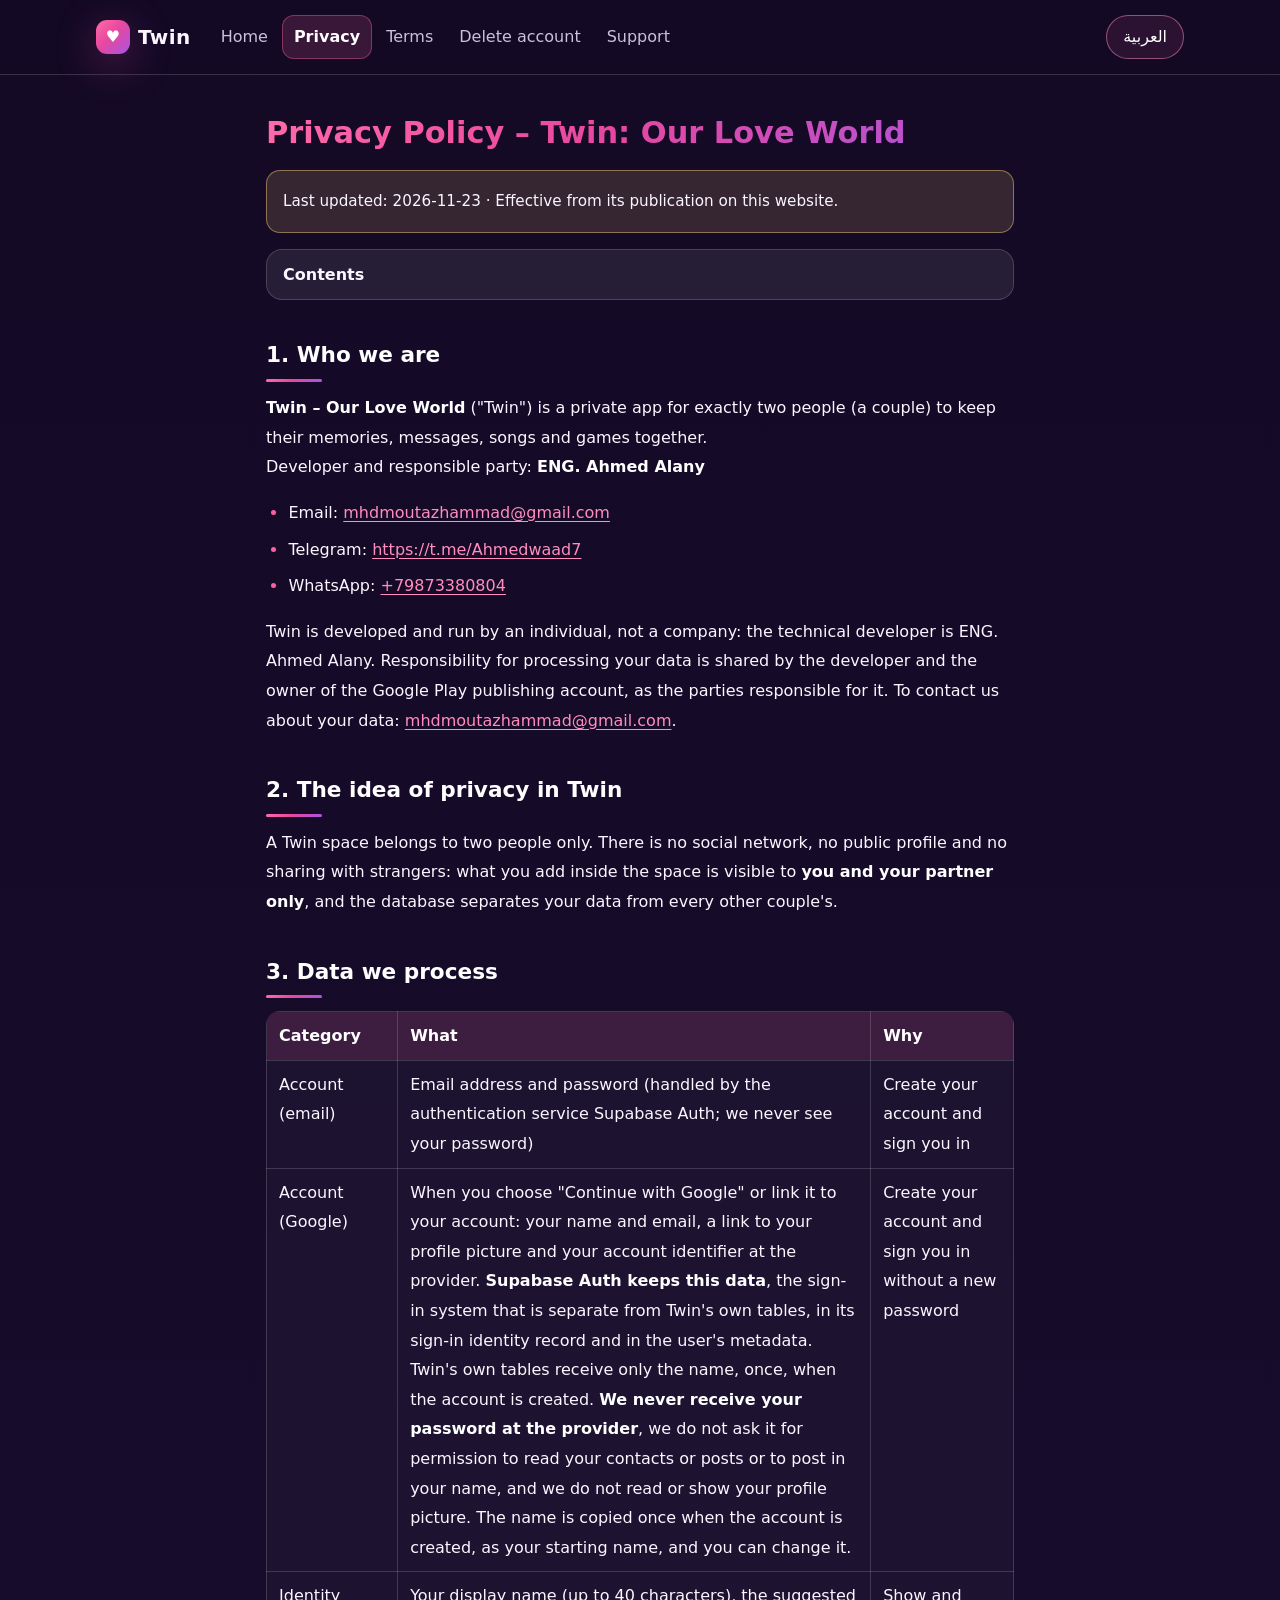
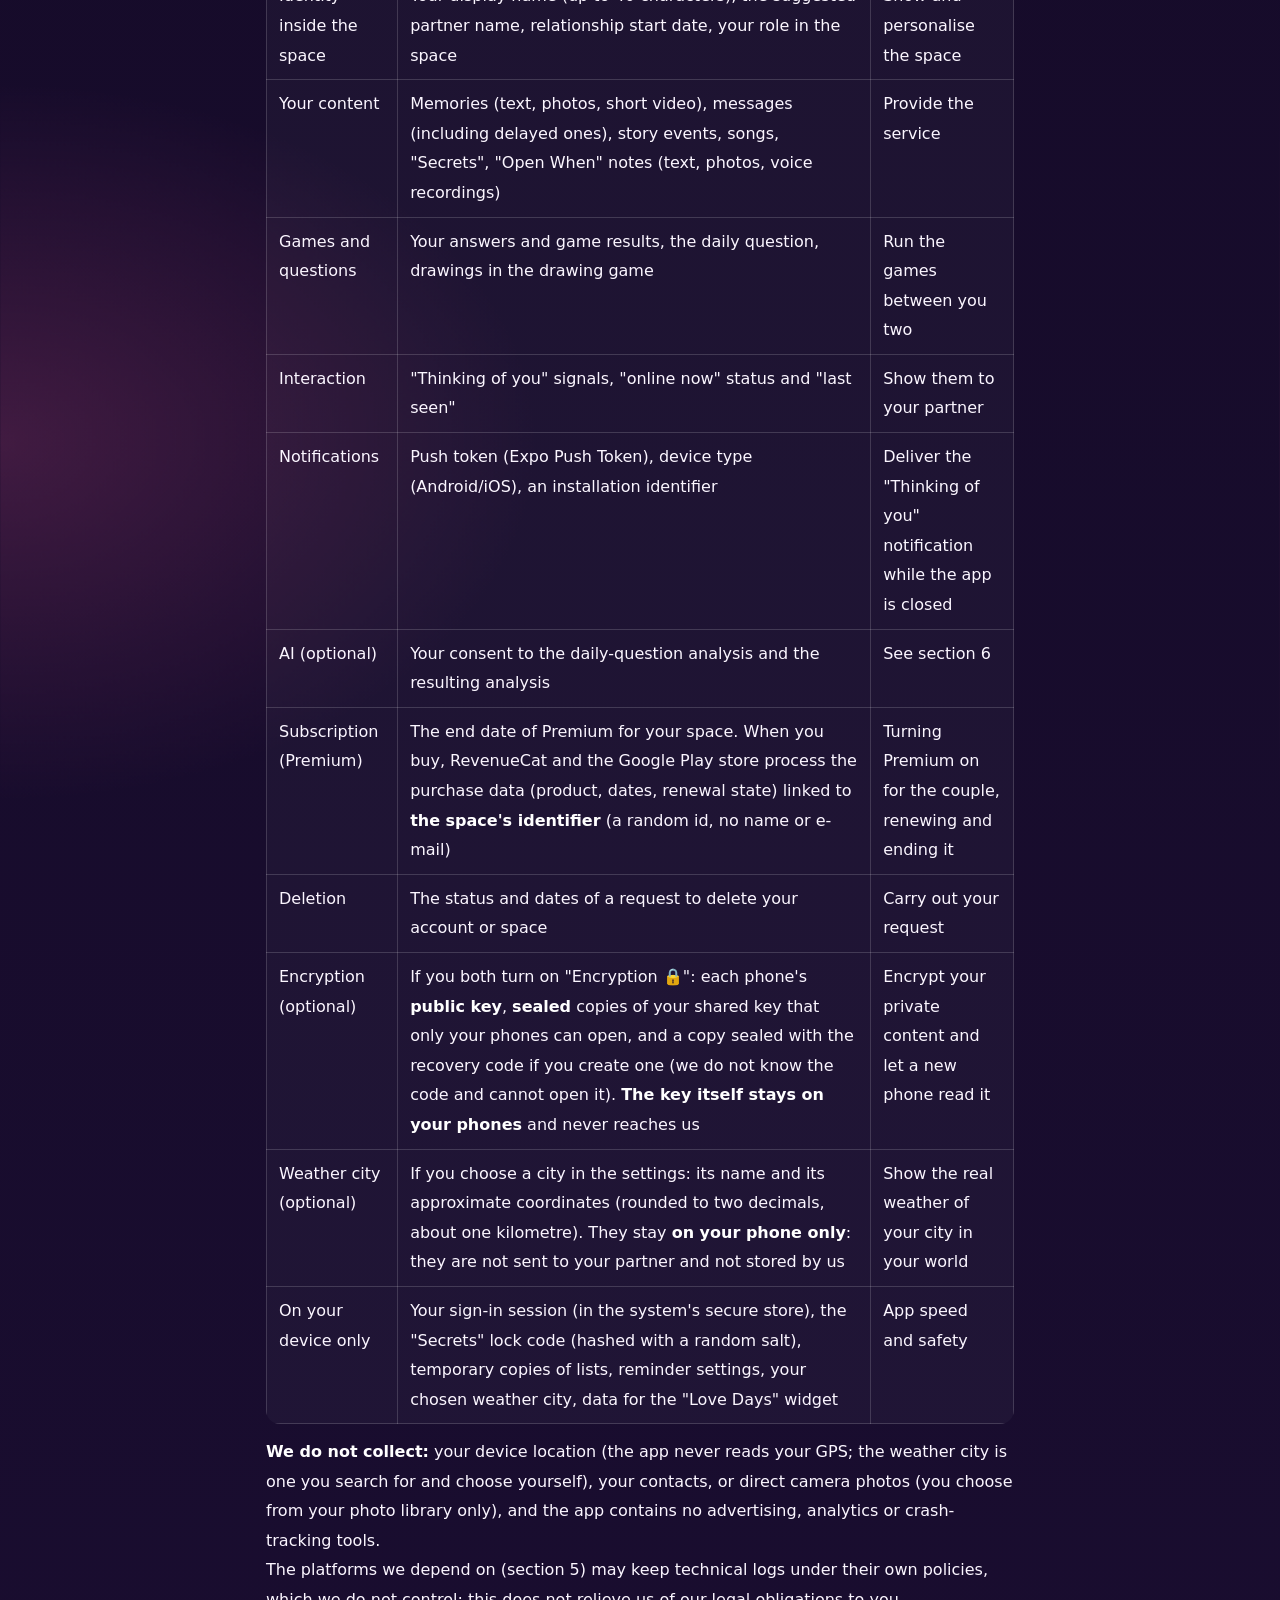
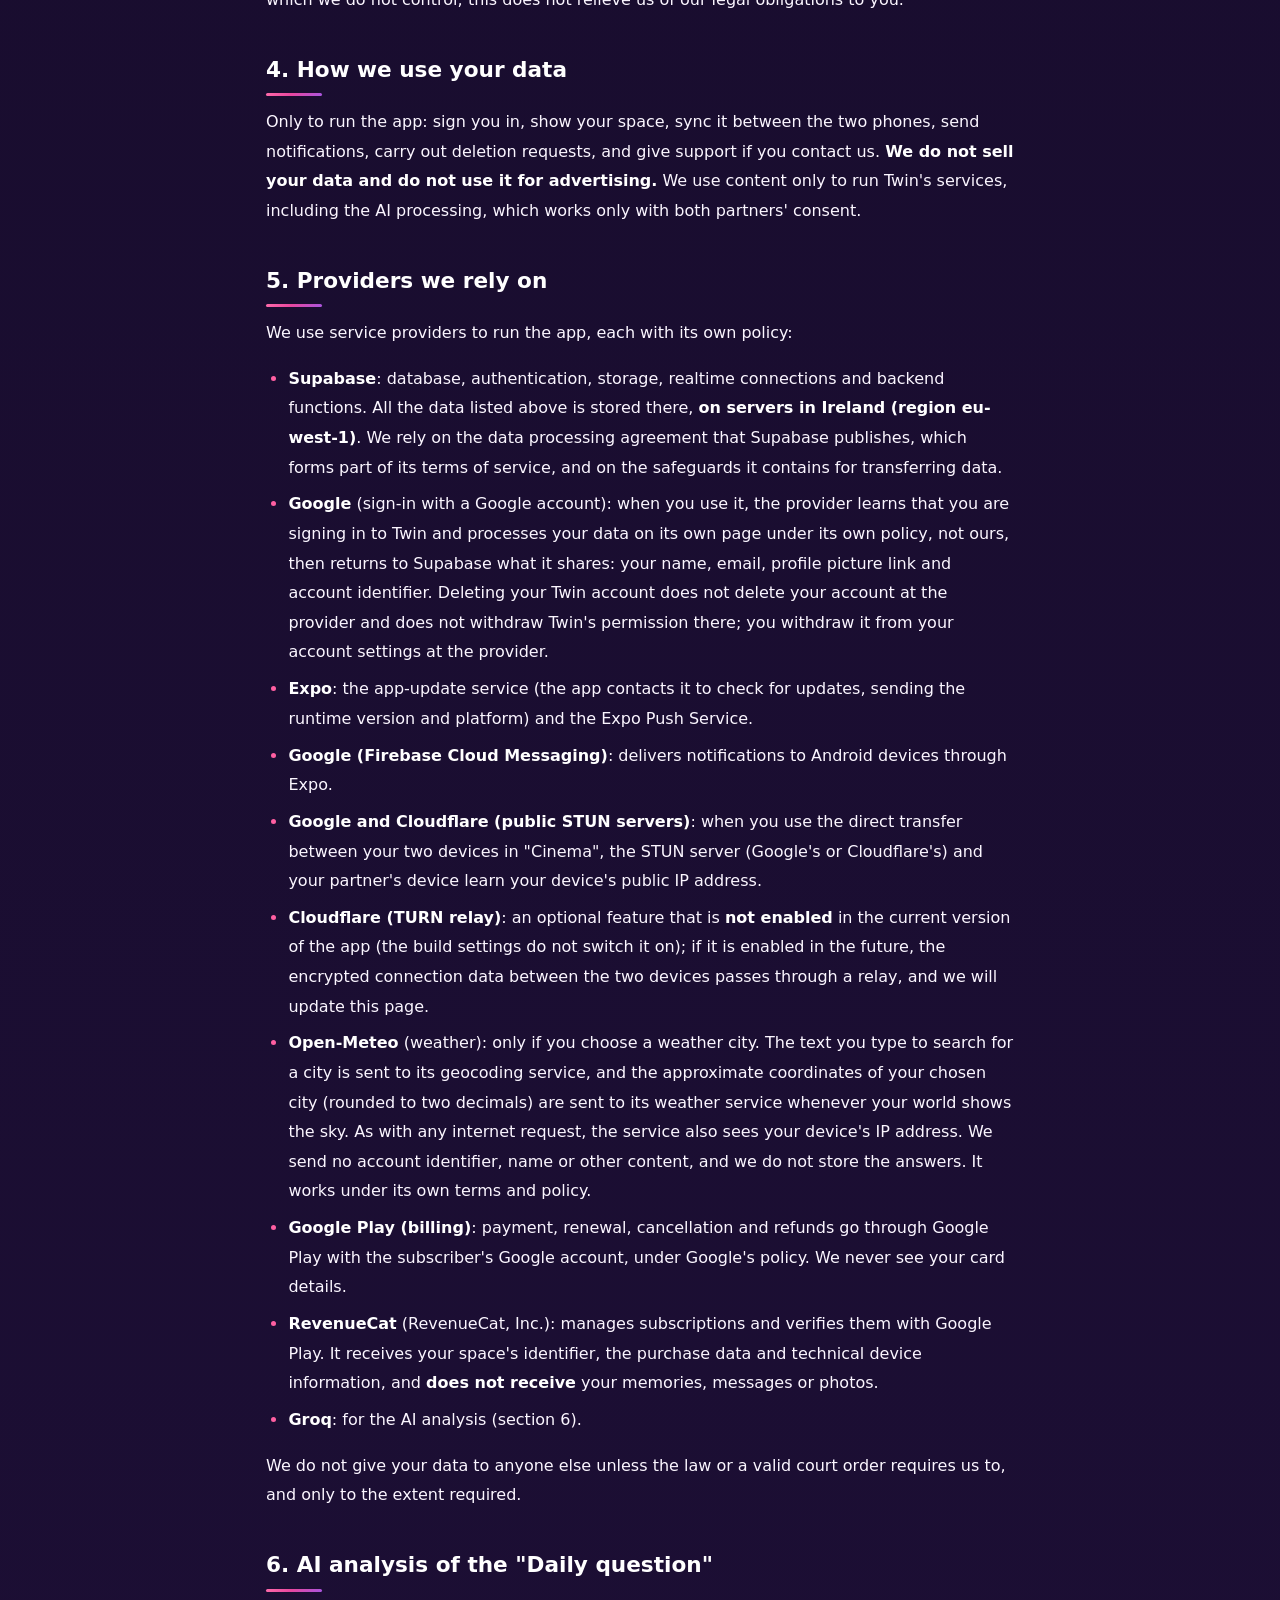
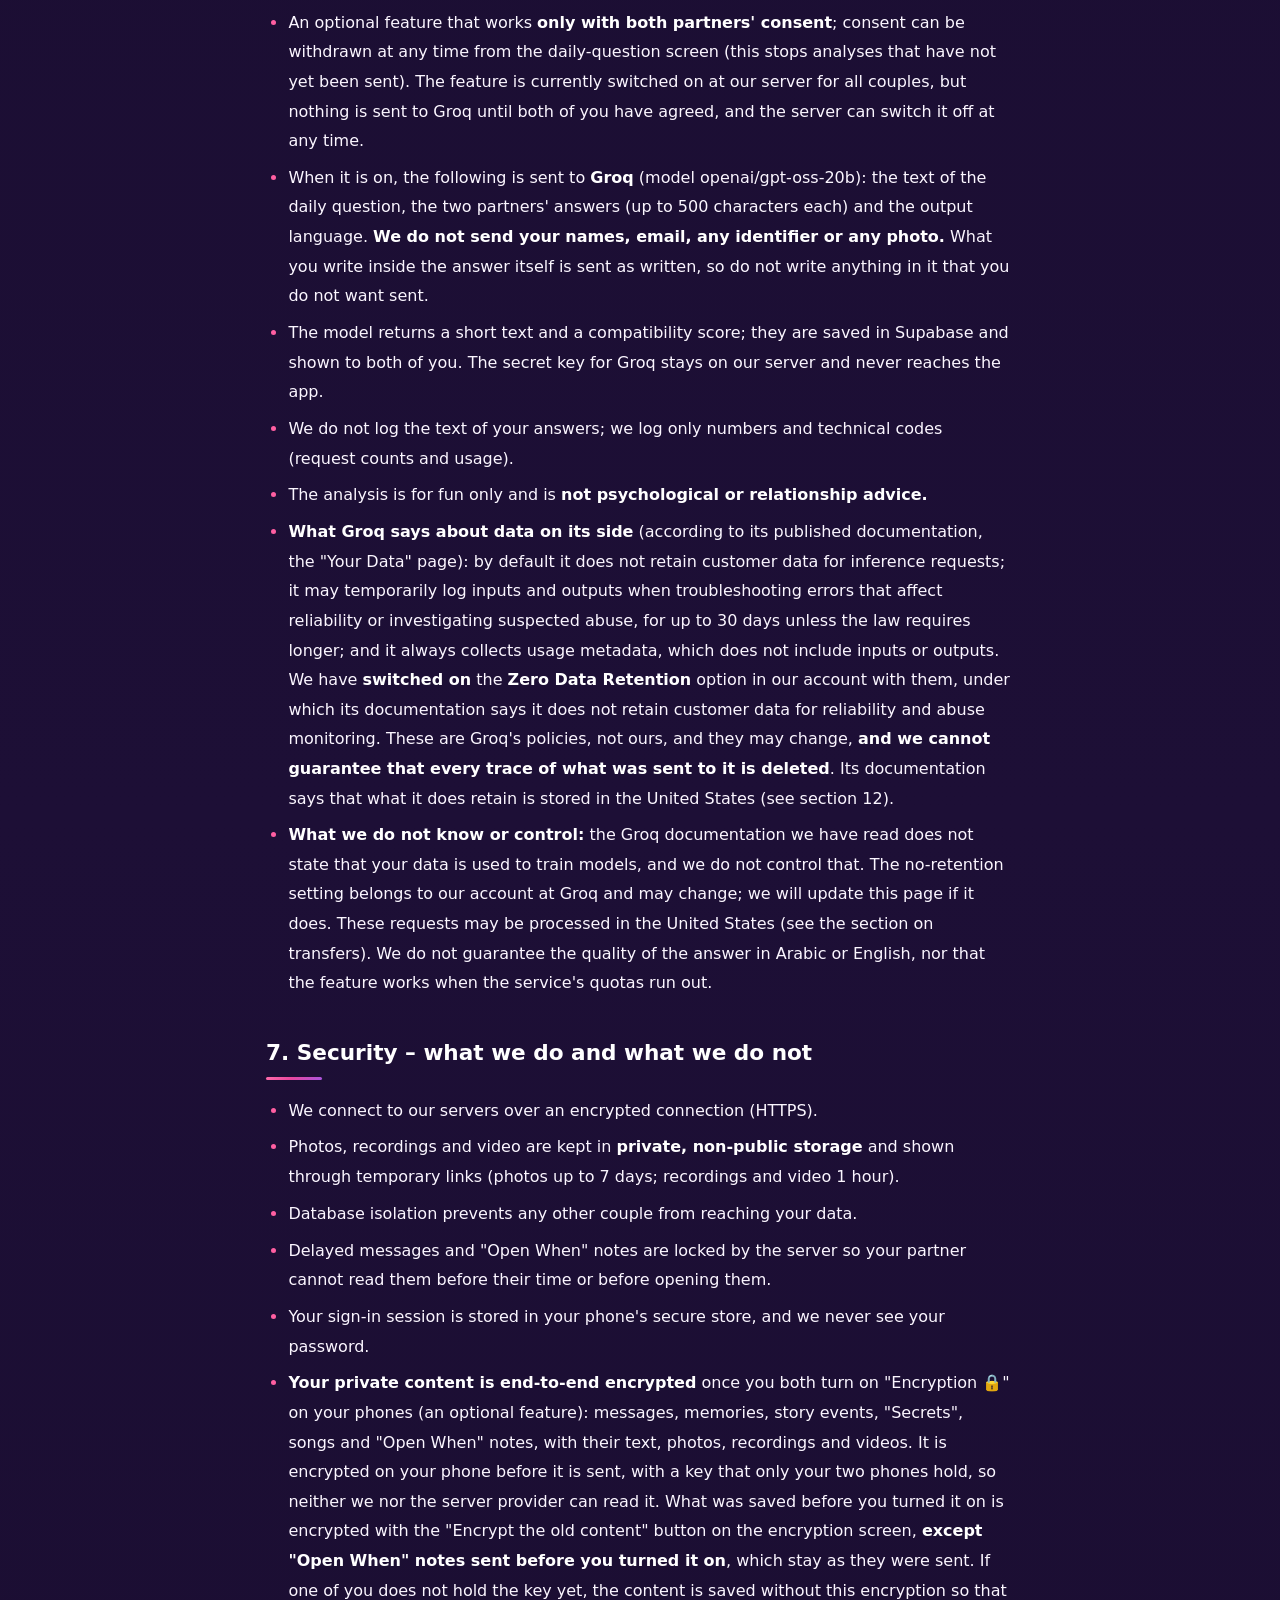
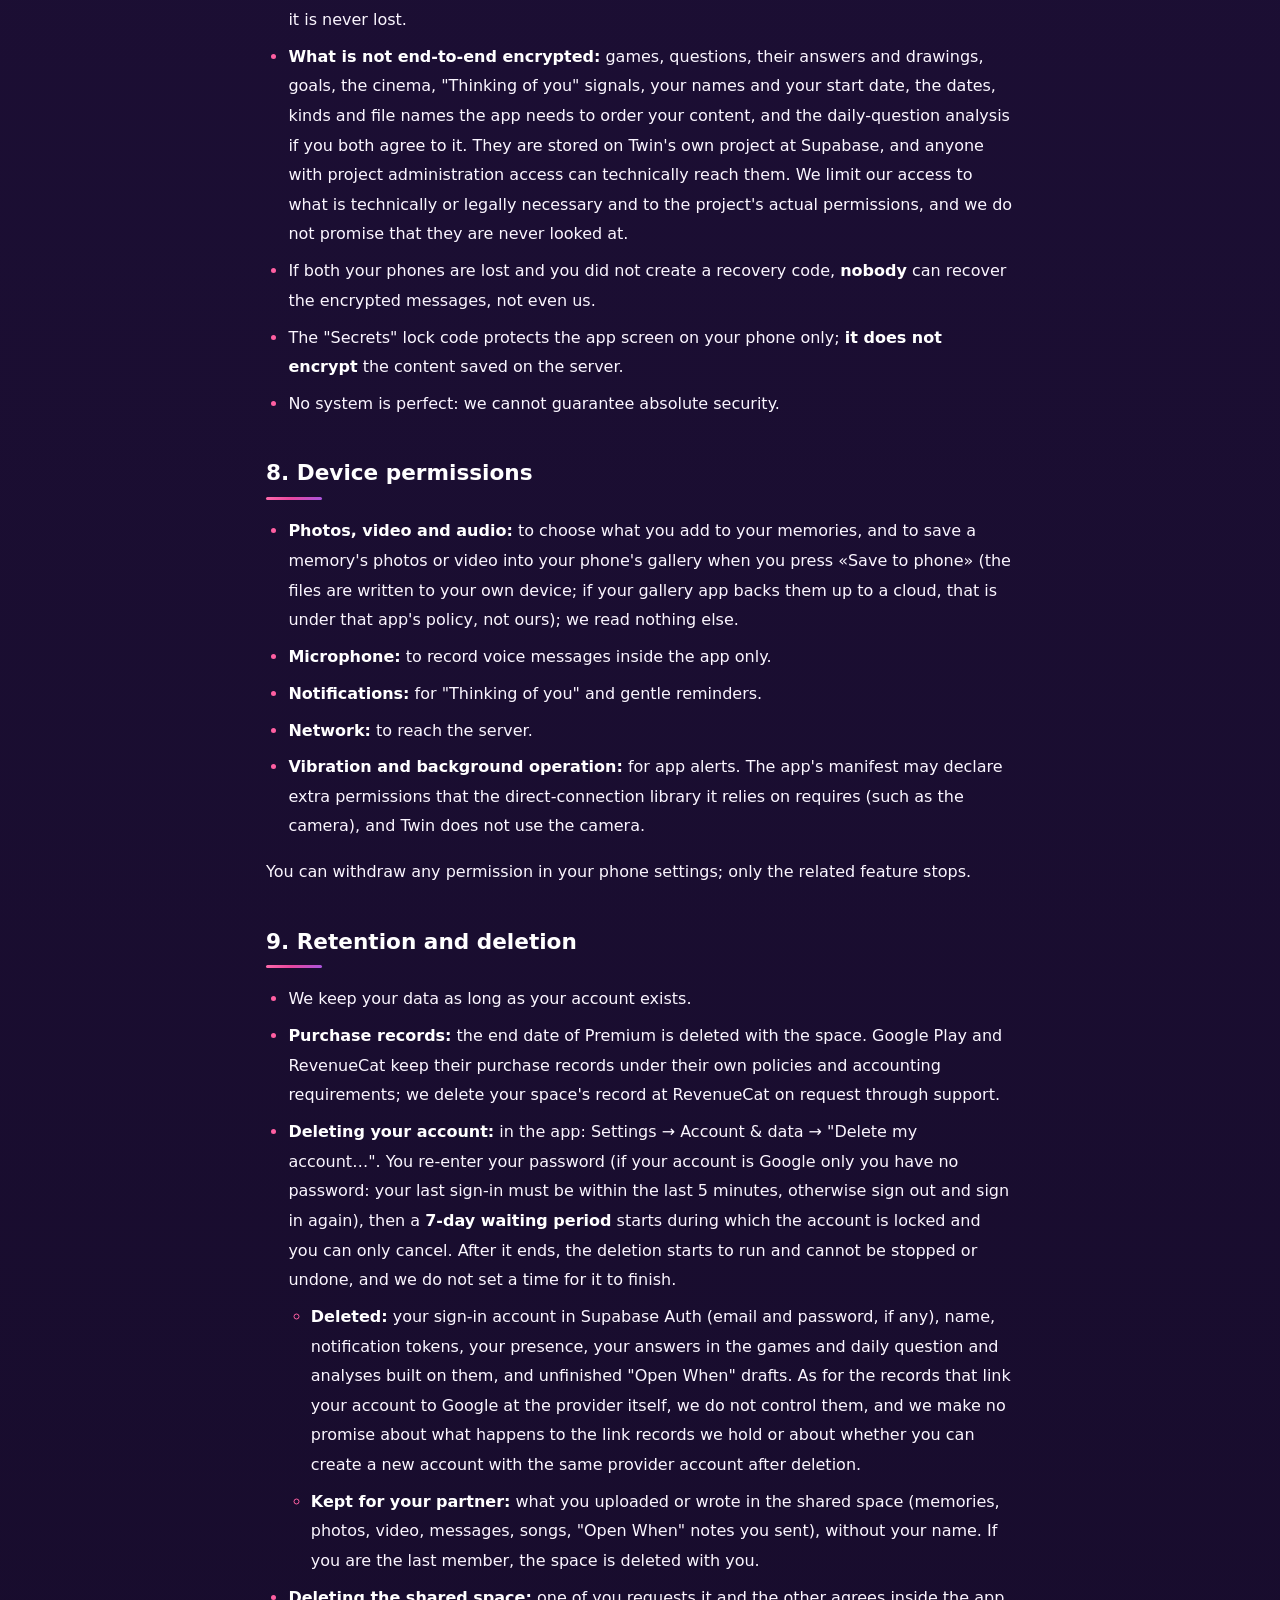
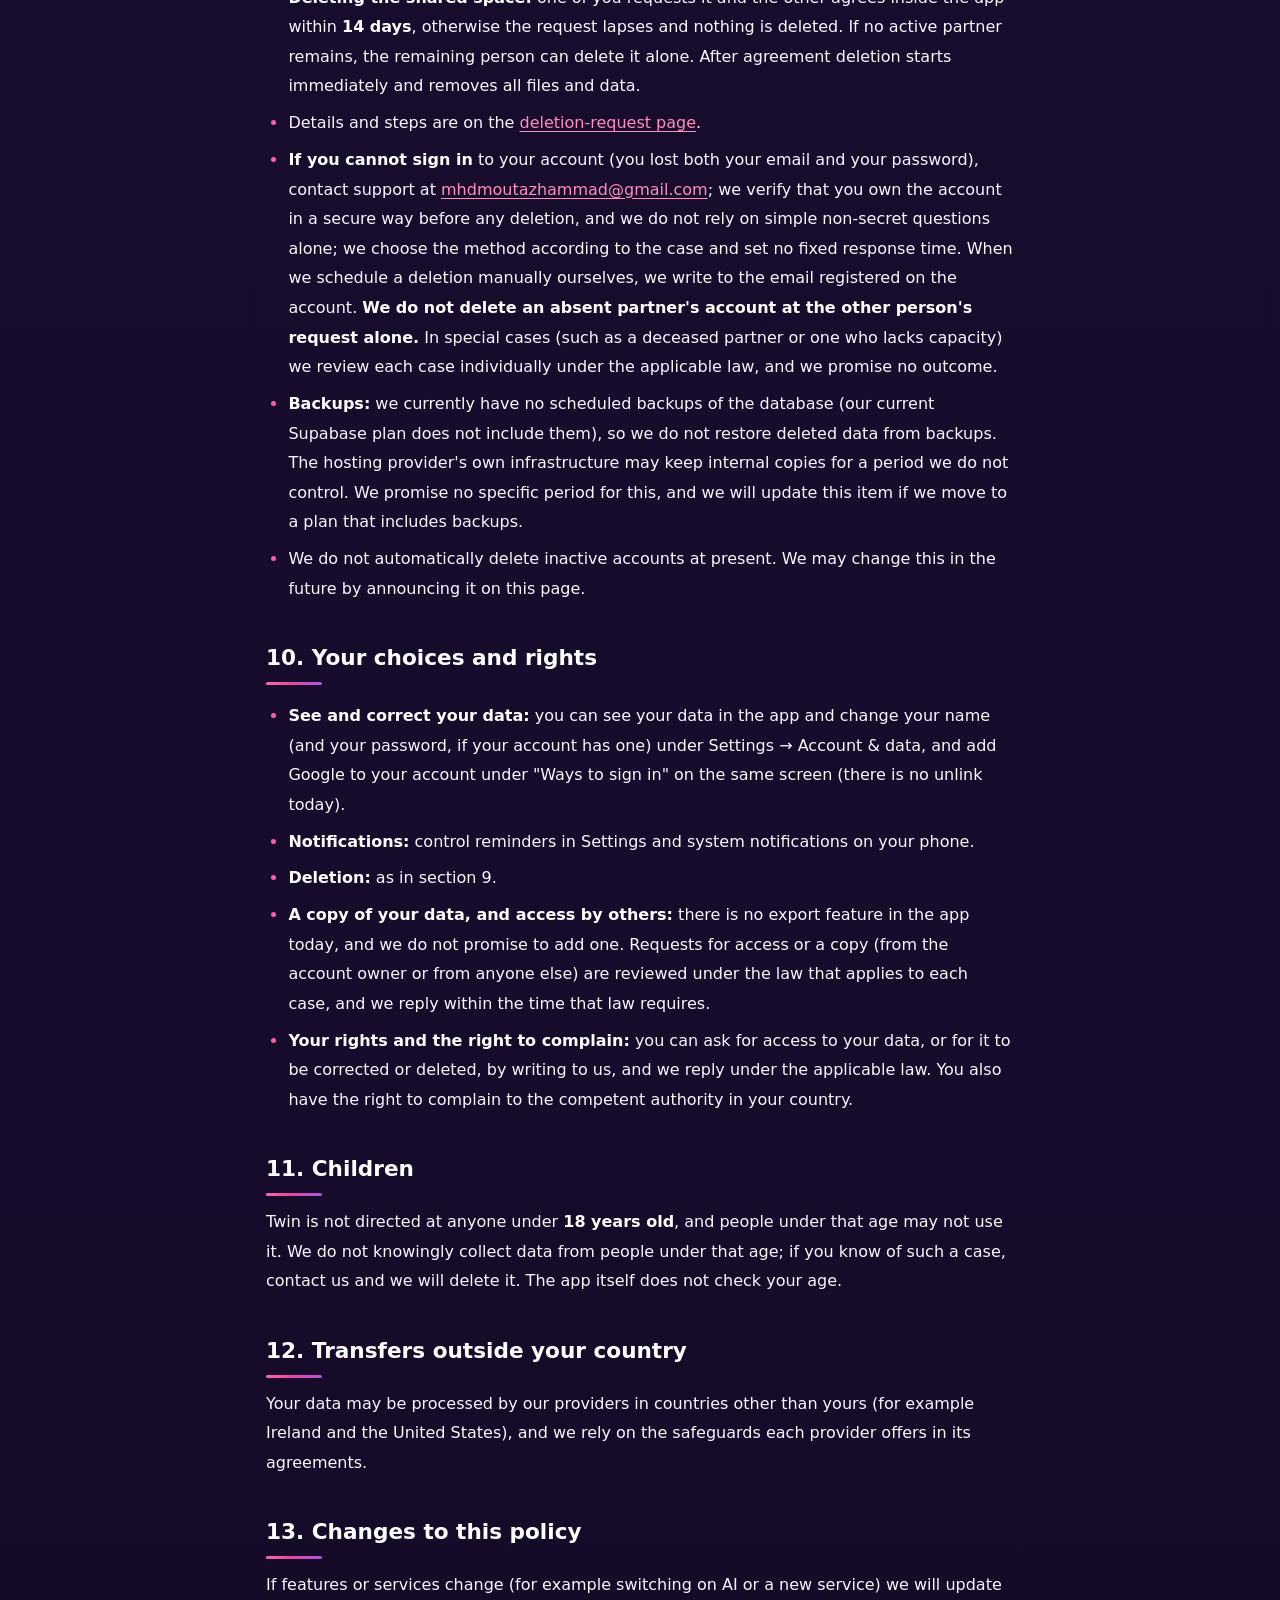
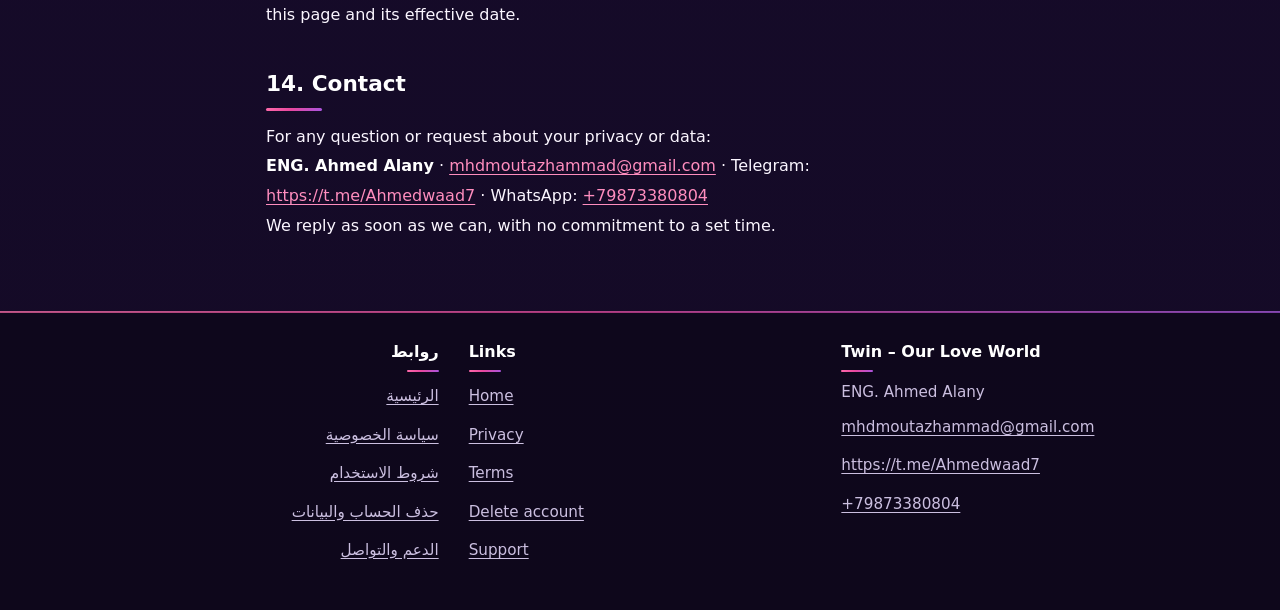
<file: public/privacy-en.html>
<!doctype html>
<html lang="en" dir="ltr">
<head>
<meta charset="utf-8">
<meta name="viewport" content="width=device-width, initial-scale=1">
<meta http-equiv="Content-Security-Policy" content="default-src 'none'; style-src 'self'; img-src 'self' data:; base-uri 'none'; form-action 'none'">
<title>Privacy Policy – Twin: Our Love World</title>
<meta name="description" content="Privacy Policy of Twin – Our Love World: what data we process, why, and how you can delete it.">
<meta name="color-scheme" content="light dark">
<link rel="icon" href="favicon.svg" type="image/svg+xml">
<link rel="stylesheet" href="style.css">
</head>
<body>
<div class="aurora" aria-hidden="true"><i></i><i></i><i></i></div>
<a class="skip" href="#main">Skip to content</a>
<header class="top"><div class="top-in">
<a class="brand" href="index.html" dir="ltr"><span class="mark" aria-hidden="true">♥</span> Twin</a>
<div class="navs"><nav class="navs-one" lang="en" dir="ltr" aria-label="Site navigation"><ul class="nav"><li><a href="index.html#en">Home</a></li><li><a href="privacy-en.html" aria-current="page">Privacy</a></li><li><a href="terms-en.html">Terms</a></li><li><a href="delete-account.html#en">Delete account</a></li><li><a href="support.html#en">Support</a></li></ul></nav></div>
<div class="switch"><a href="privacy-ar.html" hreflang="ar" lang="ar">العربية</a></div>
</div></header>
<main id="main">
<div class="wrap" lang="en" dir="ltr">
<h1>Privacy Policy – Twin: Our Love World</h1>
<div class="draft"><p>Last updated: 2026-11-23 · Effective from its publication on this website.</p></div>
<details class="toc"><summary>Contents</summary><ol><li><a href="#s1">1. Who we are</a></li><li><a href="#s2">2. The idea of privacy in Twin</a></li><li><a href="#s3">3. Data we process</a></li><li><a href="#s4">4. How we use your data</a></li><li><a href="#s5">5. Providers we rely on</a></li><li><a href="#s6">6. AI analysis of the &quot;Daily question&quot;</a></li><li><a href="#s7">7. Security – what we do and what we do not</a></li><li><a href="#s8">8. Device permissions</a></li><li><a href="#s9">9. Retention and deletion</a></li><li><a href="#s10">10. Your choices and rights</a></li><li><a href="#s11">11. Children</a></li><li><a href="#s12">12. Transfers outside your country</a></li><li><a href="#s13">13. Changes to this policy</a></li><li><a href="#s14">14. Contact</a></li></ol></details>
<h2 id="s1">1. Who we are</h2>
<p><strong>Twin – Our Love World</strong> (&quot;Twin&quot;) is a private app for exactly two people (a couple) to keep their memories, messages, songs and games together.<br>
Developer and responsible party: <strong>ENG. Ahmed Alany</strong></p>
<ul><li>Email: <a href="mailto:mhdmoutazhammad@gmail.com">mhdmoutazhammad@gmail.com</a></li><li>Telegram: <a href="https://t.me/Ahmedwaad7">https://t.me/Ahmedwaad7</a></li><li>WhatsApp: <a href="https://wa.me/79873380804">+79873380804</a></li></ul>
<p>Twin is developed and run by an individual, not a company: the technical developer is ENG. Ahmed Alany. Responsibility for processing your data is shared by the developer and the owner of the Google Play publishing account, as the parties responsible for it. To contact us about your data: <a href="mailto:mhdmoutazhammad@gmail.com">mhdmoutazhammad@gmail.com</a>.</p>
<h2 id="s2">2. The idea of privacy in Twin</h2>
<p>A Twin space belongs to two people only. There is no social network, no public profile and no sharing with strangers: what you add inside the space is visible to <strong>you and your partner only</strong>, and the database separates your data from every other couple's.</p>
<h2 id="s3">3. Data we process</h2>
<div class="table-wrap"><table><thead><tr><th>Category</th><th>What</th><th>Why</th></tr></thead><tbody><tr><td data-label="Category">Account (email)</td><td data-label="What">Email address and password (handled by the authentication service Supabase Auth; we never see your password)</td><td data-label="Why">Create your account and sign you in</td></tr><tr><td data-label="Category">Account (Google)</td><td data-label="What">When you choose &quot;Continue with Google&quot; or link it to your account: your name and email, a link to your profile picture and your account identifier at the provider. <strong>Supabase Auth keeps this data</strong>, the sign-in system that is separate from Twin's own tables, in its sign-in identity record and in the user's metadata. Twin's own tables receive only the name, once, when the account is created. <strong>We never receive your password at the provider</strong>, we do not ask it for permission to read your contacts or posts or to post in your name, and we do not read or show your profile picture. The name is copied once when the account is created, as your starting name, and you can change it.</td><td data-label="Why">Create your account and sign you in without a new password</td></tr><tr><td data-label="Category">Identity inside the space</td><td data-label="What">Your display name (up to 40 characters), the suggested partner name, relationship start date, your role in the space</td><td data-label="Why">Show and personalise the space</td></tr><tr><td data-label="Category">Your content</td><td data-label="What">Memories (text, photos, short video), messages (including delayed ones), story events, songs, &quot;Secrets&quot;, &quot;Open When&quot; notes (text, photos, voice recordings)</td><td data-label="Why">Provide the service</td></tr><tr><td data-label="Category">Games and questions</td><td data-label="What">Your answers and game results, the daily question, drawings in the drawing game</td><td data-label="Why">Run the games between you two</td></tr><tr><td data-label="Category">Interaction</td><td data-label="What">&quot;Thinking of you&quot; signals, &quot;online now&quot; status and &quot;last seen&quot;</td><td data-label="Why">Show them to your partner</td></tr><tr><td data-label="Category">Notifications</td><td data-label="What">Push token (Expo Push Token), device type (Android/iOS), an installation identifier</td><td data-label="Why">Deliver the &quot;Thinking of you&quot; notification while the app is closed</td></tr><tr><td data-label="Category">AI (optional)</td><td data-label="What">Your consent to the daily-question analysis and the resulting analysis</td><td data-label="Why">See section 6</td></tr><tr><td data-label="Category">Subscription (Premium)</td><td data-label="What">The end date of Premium for your space. When you buy, RevenueCat and the Google Play store process the purchase data (product, dates, renewal state) linked to <strong>the space's identifier</strong> (a random id, no name or e-mail)</td><td data-label="Why">Turning Premium on for the couple, renewing and ending it</td></tr><tr><td data-label="Category">Deletion</td><td data-label="What">The status and dates of a request to delete your account or space</td><td data-label="Why">Carry out your request</td></tr><tr><td data-label="Category">Encryption (optional)</td><td data-label="What">If you both turn on &quot;Encryption 🔒&quot;: each phone's <strong>public key</strong>, <strong>sealed</strong> copies of your shared key that only your phones can open, and a copy sealed with the recovery code if you create one (we do not know the code and cannot open it). <strong>The key itself stays on your phones</strong> and never reaches us</td><td data-label="Why">Encrypt your private content and let a new phone read it</td></tr><tr><td data-label="Category">Weather city (optional)</td><td data-label="What">If you choose a city in the settings: its name and its approximate coordinates (rounded to two decimals, about one kilometre). They stay <strong>on your phone only</strong>: they are not sent to your partner and not stored by us</td><td data-label="Why">Show the real weather of your city in your world</td></tr><tr><td data-label="Category">On your device only</td><td data-label="What">Your sign-in session (in the system's secure store), the &quot;Secrets&quot; lock code (hashed with a random salt), temporary copies of lists, reminder settings, your chosen weather city, data for the &quot;Love Days&quot; widget</td><td data-label="Why">App speed and safety</td></tr></tbody></table></div>
<p><strong>We do not collect:</strong> your device location (the app never reads your GPS; the weather city is one you search for and choose yourself), your contacts, or direct camera photos (you choose from your photo library only), and the app contains no advertising, analytics or crash-tracking tools.<br>
The platforms we depend on (section 5) may keep technical logs under their own policies, which we do not control; this does not relieve us of our legal obligations to you.</p>
<h2 id="s4">4. How we use your data</h2>
<p>Only to run the app: sign you in, show your space, sync it between the two phones, send notifications, carry out deletion requests, and give support if you contact us. <strong>We do not sell your data and do not use it for advertising.</strong> We use content only to run Twin's services, including the AI processing, which works only with both partners' consent.</p>
<h2 id="s5">5. Providers we rely on</h2>
<p>We use service providers to run the app, each with its own policy:</p>
<ul><li><strong>Supabase</strong>: database, authentication, storage, realtime connections and backend functions. All the data listed above is stored there, <strong>on servers in Ireland (region eu-west-1)</strong>. We rely on the data processing agreement that Supabase publishes, which forms part of its terms of service, and on the safeguards it contains for transferring data.</li><li><strong>Google</strong> (sign-in with a Google account): when you use it, the provider learns that you are signing in to Twin and processes your data on its own page under its own policy, not ours, then returns to Supabase what it shares: your name, email, profile picture link and account identifier. Deleting your Twin account does not delete your account at the provider and does not withdraw Twin's permission there; you withdraw it from your account settings at the provider.</li><li><strong>Expo</strong>: the app-update service (the app contacts it to check for updates, sending the runtime version and platform) and the Expo Push Service.</li><li><strong>Google (Firebase Cloud Messaging)</strong>: delivers notifications to Android devices through Expo.</li><li><strong>Google and Cloudflare (public STUN servers)</strong>: when you use the direct transfer between your two devices in &quot;Cinema&quot;, the STUN server (Google's or Cloudflare's) and your partner's device learn your device's public IP address.</li><li><strong>Cloudflare (TURN relay)</strong>: an optional feature that is <strong>not enabled</strong> in the current version of the app (the build settings do not switch it on); if it is enabled in the future, the encrypted connection data between the two devices passes through a relay, and we will update this page.</li><li><strong>Open-Meteo</strong> (weather): only if you choose a weather city. The text you type to search for a city is sent to its geocoding service, and the approximate coordinates of your chosen city (rounded to two decimals) are sent to its weather service whenever your world shows the sky. As with any internet request, the service also sees your device's IP address. We send no account identifier, name or other content, and we do not store the answers. It works under its own terms and policy.</li><li><strong>Google Play (billing)</strong>: payment, renewal, cancellation and refunds go through Google Play with the subscriber's Google account, under Google's policy. We never see your card details.</li><li><strong>RevenueCat</strong> (RevenueCat, Inc.): manages subscriptions and verifies them with Google Play. It receives your space's identifier, the purchase data and technical device information, and <strong>does not receive</strong> your memories, messages or photos.</li><li><strong>Groq</strong>: for the AI analysis (section 6).</li></ul>
<p>We do not give your data to anyone else unless the law or a valid court order requires us to, and only to the extent required.</p>
<h2 id="s6">6. AI analysis of the &quot;Daily question&quot;</h2>
<ul><li>An optional feature that works <strong>only with both partners' consent</strong>; consent can be withdrawn at any time from the daily-question screen (this stops analyses that have not yet been sent). The feature is currently switched on at our server for all couples, but nothing is sent to Groq until both of you have agreed, and the server can switch it off at any time.</li><li>When it is on, the following is sent to <strong>Groq</strong> (model openai/gpt-oss-20b): the text of the daily question, the two partners' answers (up to 500 characters each) and the output language. <strong>We do not send your names, email, any identifier or any photo.</strong> What you write inside the answer itself is sent as written, so do not write anything in it that you do not want sent.</li><li>The model returns a short text and a compatibility score; they are saved in Supabase and shown to both of you. The secret key for Groq stays on our server and never reaches the app.</li><li>We do not log the text of your answers; we log only numbers and technical codes (request counts and usage).</li><li>The analysis is for fun only and is <strong>not psychological or relationship advice.</strong></li><li><strong>What Groq says about data on its side</strong> (according to its published documentation, the &quot;Your Data&quot; page): by default it does not retain customer data for inference requests; it may temporarily log inputs and outputs when troubleshooting errors that affect reliability or investigating suspected abuse, for up to 30 days unless the law requires longer; and it always collects usage metadata, which does not include inputs or outputs. We have <strong>switched on</strong> the <strong>Zero Data Retention</strong> option in our account with them, under which its documentation says it does not retain customer data for reliability and abuse monitoring. These are Groq's policies, not ours, and they may change, <strong>and we cannot guarantee that every trace of what was sent to it is deleted</strong>. Its documentation says that what it does retain is stored in the United States (see section 12).</li><li><strong>What we do not know or control:</strong> the Groq documentation we have read does not state that your data is used to train models, and we do not control that. The no-retention setting belongs to our account at Groq and may change; we will update this page if it does. These requests may be processed in the United States (see the section on transfers). We do not guarantee the quality of the answer in Arabic or English, nor that the feature works when the service's quotas run out.</li></ul>
<h2 id="s7">7. Security – what we do and what we do not</h2>
<ul><li>We connect to our servers over an encrypted connection (HTTPS).</li><li>Photos, recordings and video are kept in <strong>private, non-public storage</strong> and shown through temporary links (photos up to 7 days; recordings and video 1 hour).</li><li>Database isolation prevents any other couple from reaching your data.</li><li>Delayed messages and &quot;Open When&quot; notes are locked by the server so your partner cannot read them before their time or before opening them.</li><li>Your sign-in session is stored in your phone's secure store, and we never see your password.</li><li><strong>Your private content is end-to-end encrypted</strong> once you both turn on &quot;Encryption 🔒&quot; on your phones (an optional feature): messages, memories, story events, &quot;Secrets&quot;, songs and &quot;Open When&quot; notes, with their text, photos, recordings and videos. It is encrypted on your phone before it is sent, with a key that only your two phones hold, so neither we nor the server provider can read it. What was saved before you turned it on is encrypted with the &quot;Encrypt the old content&quot; button on the encryption screen, <strong>except &quot;Open When&quot; notes sent before you turned it on</strong>, which stay as they were sent. If one of you does not hold the key yet, the content is saved without this encryption so that it is never lost.</li><li><strong>What is not end-to-end encrypted:</strong> games, questions, their answers and drawings, goals, the cinema, &quot;Thinking of you&quot; signals, your names and your start date, the dates, kinds and file names the app needs to order your content, and the daily-question analysis if you both agree to it. They are stored on Twin's own project at Supabase, and anyone with project administration access can technically reach them. We limit our access to what is technically or legally necessary and to the project's actual permissions, and we do not promise that they are never looked at.</li><li>If both your phones are lost and you did not create a recovery code, <strong>nobody</strong> can recover the encrypted messages, not even us.</li><li>The &quot;Secrets&quot; lock code protects the app screen on your phone only; <strong>it does not encrypt</strong> the content saved on the server.</li><li>No system is perfect: we cannot guarantee absolute security.</li></ul>
<h2 id="s8">8. Device permissions</h2>
<ul><li><strong>Photos, video and audio:</strong> to choose what you add to your memories, and to save a memory's photos or video into your phone's gallery when you press «Save to phone» (the files are written to your own device; if your gallery app backs them up to a cloud, that is under that app's policy, not ours); we read nothing else.</li><li><strong>Microphone:</strong> to record voice messages inside the app only.</li><li><strong>Notifications:</strong> for &quot;Thinking of you&quot; and gentle reminders.</li><li><strong>Network:</strong> to reach the server.</li><li><strong>Vibration and background operation:</strong> for app alerts. The app's manifest may declare extra permissions that the direct-connection library it relies on requires (such as the camera), and Twin does not use the camera.</li></ul>
<p>You can withdraw any permission in your phone settings; only the related feature stops.</p>
<h2 id="s9">9. Retention and deletion</h2>
<ul><li>We keep your data as long as your account exists.</li><li><strong>Purchase records:</strong> the end date of Premium is deleted with the space. Google Play and RevenueCat keep their purchase records under their own policies and accounting requirements; we delete your space's record at RevenueCat on request through support.</li><li><strong>Deleting your account:</strong> in the app: Settings → Account &amp; data → &quot;Delete my account…&quot;. You re-enter your password (if your account is Google only you have no password: your last sign-in must be within the last 5 minutes, otherwise sign out and sign in again), then a <strong>7-day waiting period</strong> starts during which the account is locked and you can only cancel. After it ends, the deletion starts to run and cannot be stopped or undone, and we do not set a time for it to finish.<ul><li><strong>Deleted:</strong> your sign-in account in Supabase Auth (email and password, if any), name, notification tokens, your presence, your answers in the games and daily question and analyses built on them, and unfinished &quot;Open When&quot; drafts. As for the records that link your account to Google at the provider itself, we do not control them, and we make no promise about what happens to the link records we hold or about whether you can create a new account with the same provider account after deletion.</li><li><strong>Kept for your partner:</strong> what you uploaded or wrote in the shared space (memories, photos, video, messages, songs, &quot;Open When&quot; notes you sent), without your name. If you are the last member, the space is deleted with you.</li></ul></li><li><strong>Deleting the shared space:</strong> one of you requests it and the other agrees inside the app within <strong>14 days</strong>, otherwise the request lapses and nothing is deleted. If no active partner remains, the remaining person can delete it alone. After agreement deletion starts immediately and removes all files and data.</li><li>Details and steps are on the <a href="delete-account.html">deletion-request page</a>.</li><li><strong>If you cannot sign in</strong> to your account (you lost both your email and your password), contact support at <a href="mailto:mhdmoutazhammad@gmail.com">mhdmoutazhammad@gmail.com</a>; we verify that you own the account in a secure way before any deletion, and we do not rely on simple non-secret questions alone; we choose the method according to the case and set no fixed response time. When we schedule a deletion manually ourselves, we write to the email registered on the account. <strong>We do not delete an absent partner's account at the other person's request alone.</strong> In special cases (such as a deceased partner or one who lacks capacity) we review each case individually under the applicable law, and we promise no outcome.</li><li><strong>Backups:</strong> we currently have no scheduled backups of the database (our current Supabase plan does not include them), so we do not restore deleted data from backups. The hosting provider's own infrastructure may keep internal copies for a period we do not control. We promise no specific period for this, and we will update this item if we move to a plan that includes backups.</li><li>We do not automatically delete inactive accounts at present. We may change this in the future by announcing it on this page.</li></ul>
<h2 id="s10">10. Your choices and rights</h2>
<ul><li><strong>See and correct your data:</strong> you can see your data in the app and change your name (and your password, if your account has one) under Settings → Account &amp; data, and add Google to your account under &quot;Ways to sign in&quot; on the same screen (there is no unlink today).</li><li><strong>Notifications:</strong> control reminders in Settings and system notifications on your phone.</li><li><strong>Deletion:</strong> as in section 9.</li><li><strong>A copy of your data, and access by others:</strong> there is no export feature in the app today, and we do not promise to add one. Requests for access or a copy (from the account owner or from anyone else) are reviewed under the law that applies to each case, and we reply within the time that law requires.</li><li><strong>Your rights and the right to complain:</strong> you can ask for access to your data, or for it to be corrected or deleted, by writing to us, and we reply under the applicable law. You also have the right to complain to the competent authority in your country.</li></ul>
<h2 id="s11">11. Children</h2>
<p>Twin is not directed at anyone under <strong>18 years old</strong>, and people under that age may not use it. We do not knowingly collect data from people under that age; if you know of such a case, contact us and we will delete it. The app itself does not check your age.</p>
<h2 id="s12">12. Transfers outside your country</h2>
<p>Your data may be processed by our providers in countries other than yours (for example Ireland and the United States), and we rely on the safeguards each provider offers in its agreements.</p>
<h2 id="s13">13. Changes to this policy</h2>
<p>If features or services change (for example switching on AI or a new service) we will update this page and its effective date.</p>
<h2 id="s14">14. Contact</h2>
<p>For any question or request about your privacy or data:<br>
<strong>ENG. Ahmed Alany</strong> · <a href="mailto:mhdmoutazhammad@gmail.com">mhdmoutazhammad@gmail.com</a> · Telegram: <a href="https://t.me/Ahmedwaad7">https://t.me/Ahmedwaad7</a> · WhatsApp: <a href="https://wa.me/79873380804">+79873380804</a><br>
We reply as soon as we can, with no commitment to a set time.</p>
</div>
</main>
<footer class="foot"><div class="foot-in">
<div lang="ar" dir="rtl"><h2>روابط</h2><ul><li><a href="index.html#ar">الرئيسية</a></li><li><a href="privacy-ar.html">سياسة الخصوصية</a></li><li><a href="terms-ar.html">شروط الاستخدام</a></li><li><a href="delete-account.html#ar">حذف الحساب والبيانات</a></li><li><a href="support.html#ar">الدعم والتواصل</a></li></ul></div>
<div lang="en" dir="ltr"><h2>Links</h2><ul><li><a href="index.html#en">Home</a></li><li><a href="privacy-en.html">Privacy</a></li><li><a href="terms-en.html">Terms</a></li><li><a href="delete-account.html#en">Delete account</a></li><li><a href="support.html#en">Support</a></li></ul></div>
<div dir="auto"><h2>Twin – Our Love World</h2><ul class="contact"><li>ENG. Ahmed Alany</li><li><a href="mailto:mhdmoutazhammad@gmail.com">mhdmoutazhammad@gmail.com</a></li><li><a href="https://t.me/Ahmedwaad7">https://t.me/Ahmedwaad7</a></li><li><a href="https://wa.me/79873380804">+79873380804</a></li></ul></div>
</div></footer>
</body>
</html>
</file>
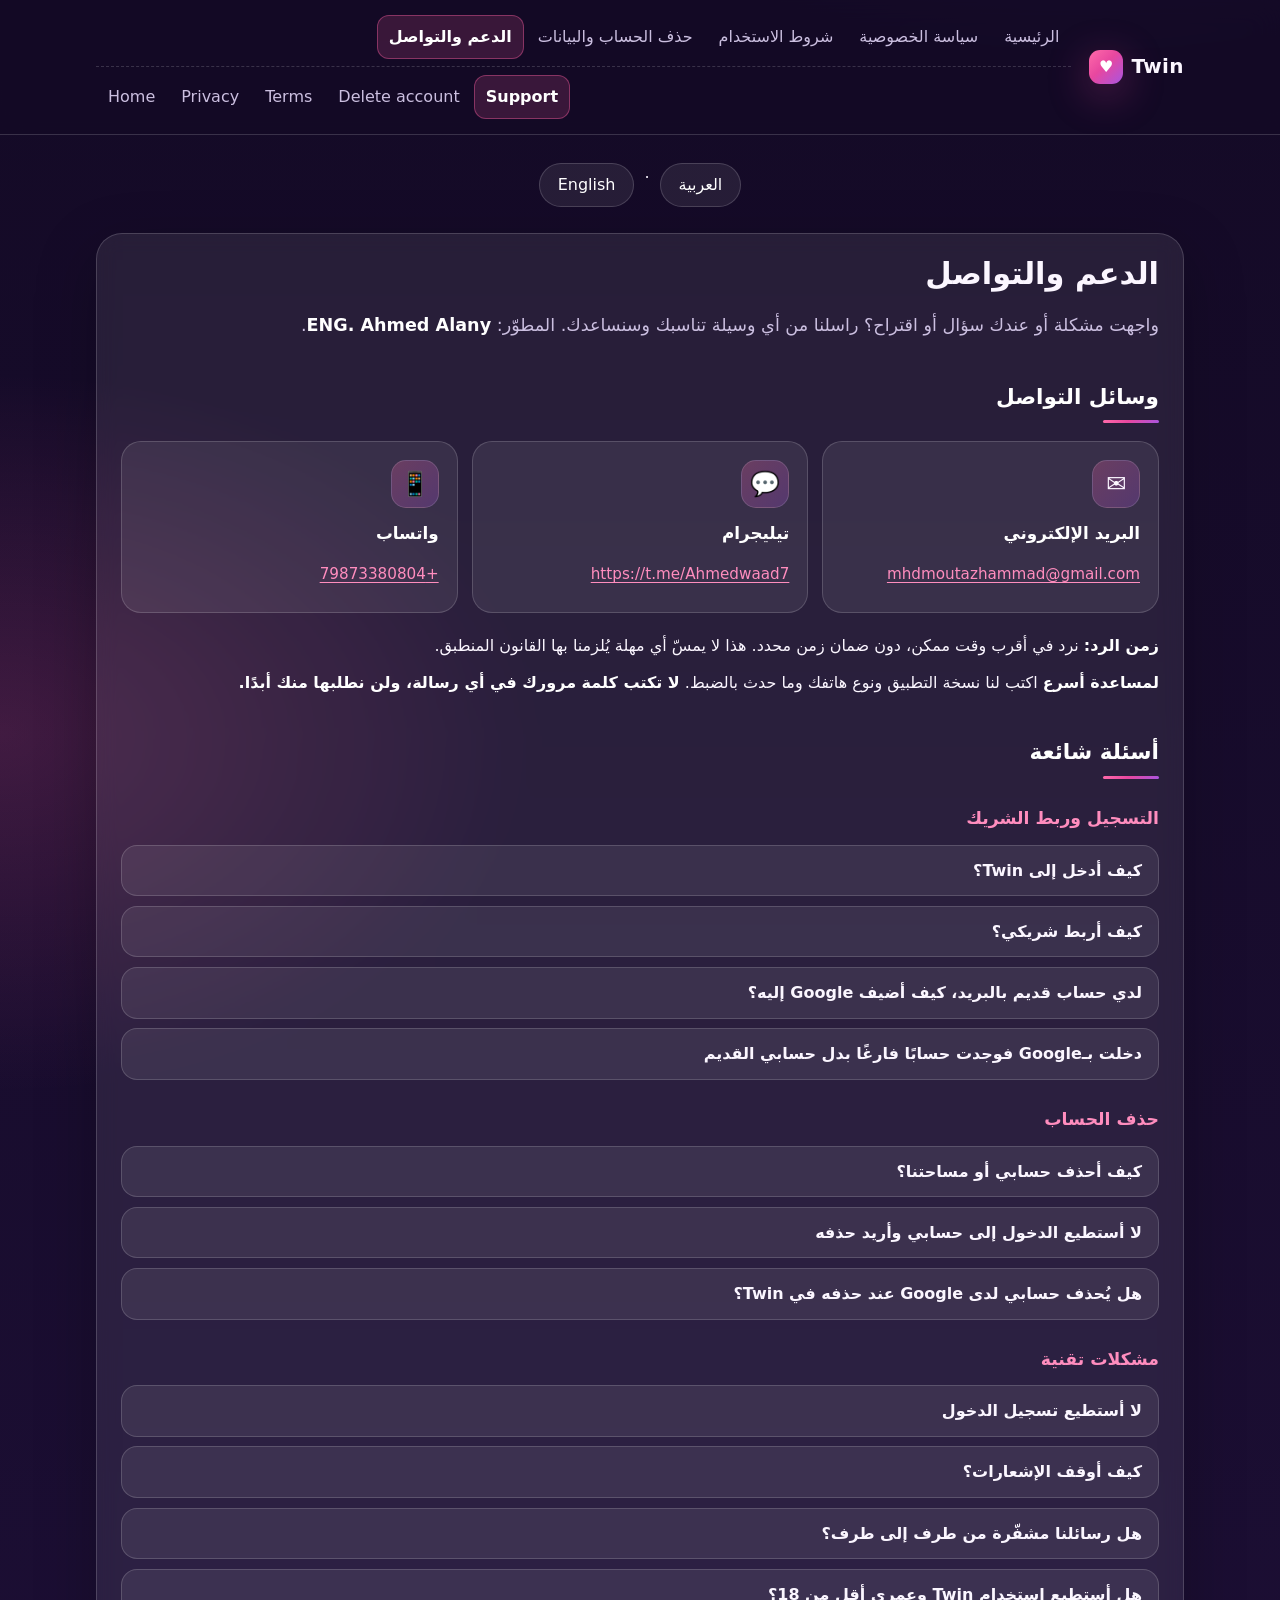
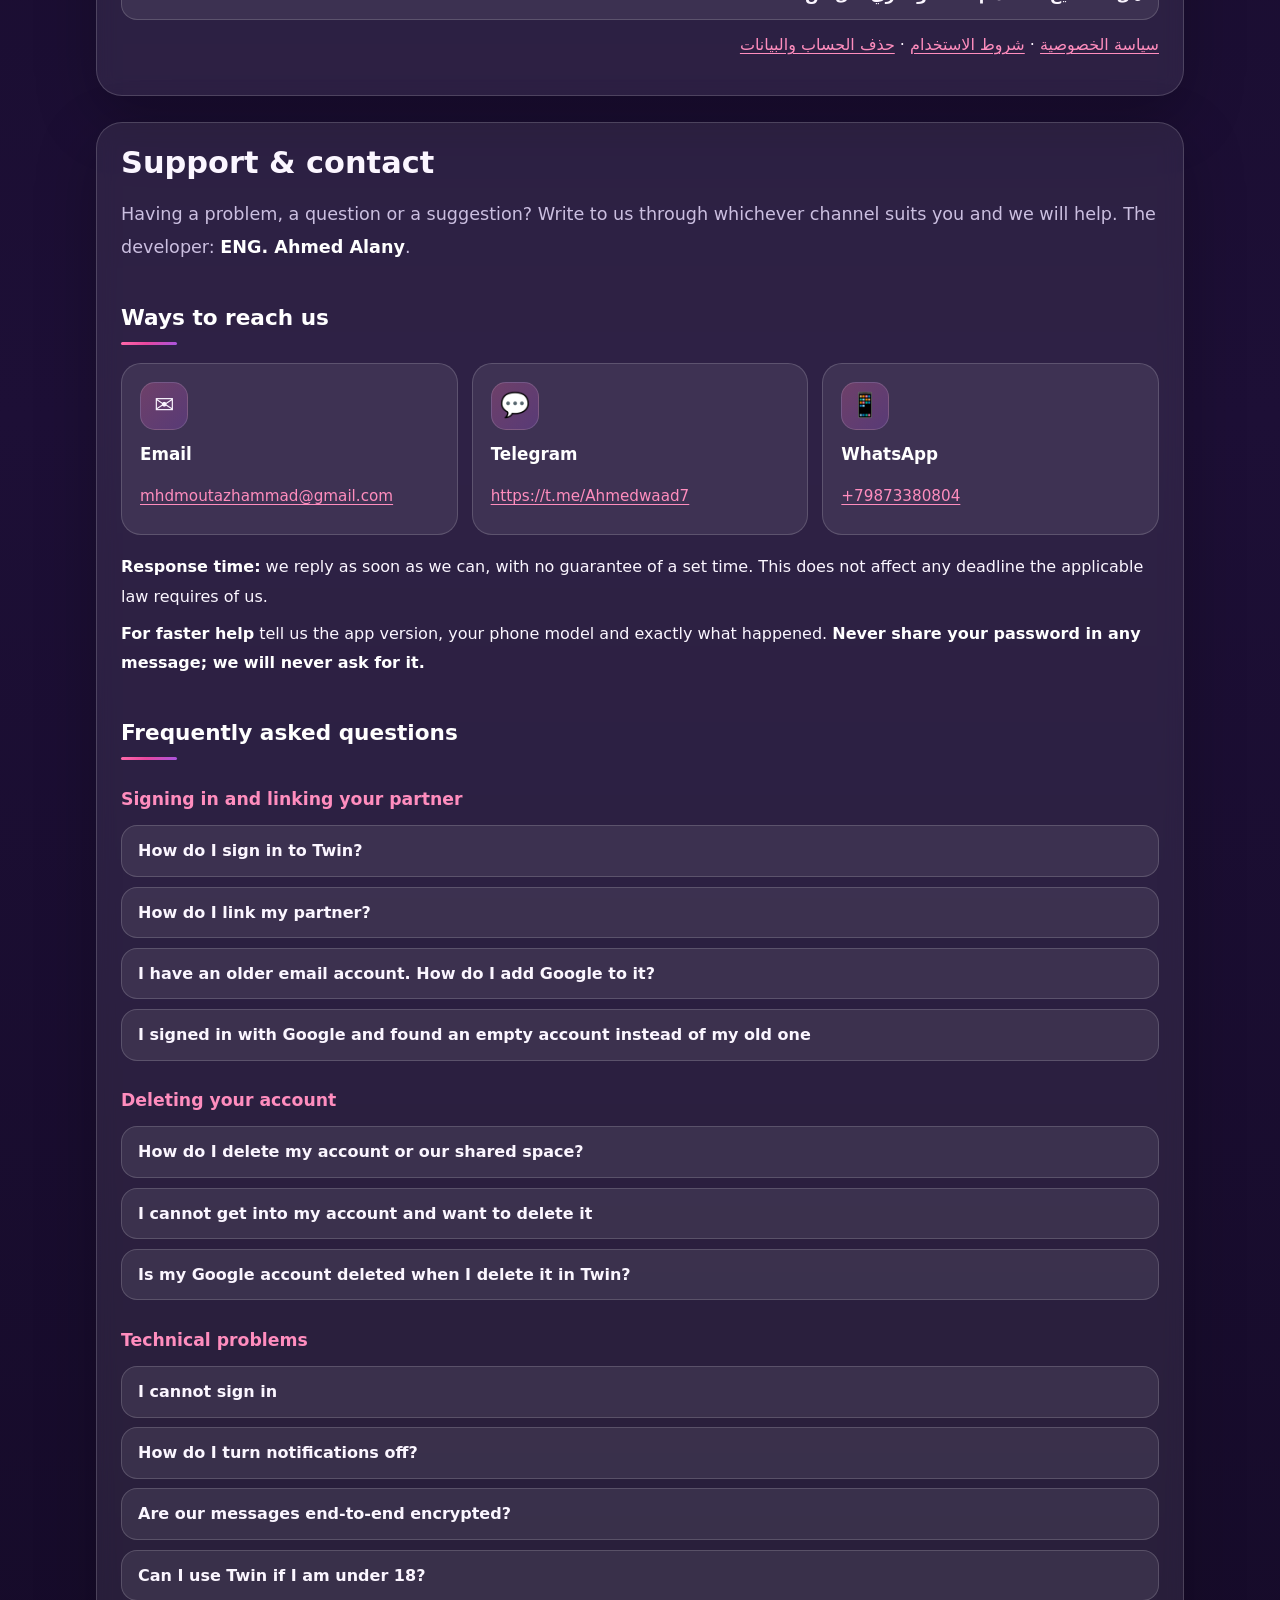
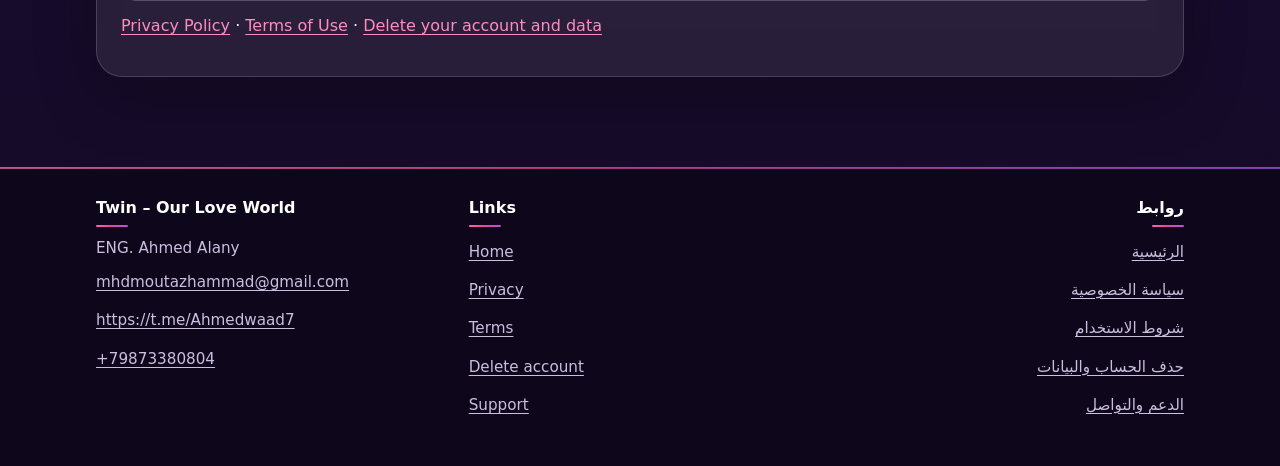
<file: public/support.html>
<!doctype html>
<html lang="ar" dir="rtl">
<head>
<meta charset="utf-8">
<meta name="viewport" content="width=device-width, initial-scale=1">
<meta http-equiv="Content-Security-Policy" content="default-src 'none'; style-src 'self'; img-src 'self' data:; base-uri 'none'; form-action 'none'">
<title>الدعم والتواصل · Support – Twin</title>
<meta name="description" content="طرق التواصل مع دعم Twin وأسئلة شائعة عن التسجيل وربط الشريك وحذف الحساب والمشكلات التقنية. Contact Twin support and answers to common questions about signing in, linking your partner, deleting your account and technical problems.">
<meta name="color-scheme" content="light dark">
<link rel="icon" href="favicon.svg" type="image/svg+xml">
<link rel="stylesheet" href="style.css">
</head>
<body>
<div class="aurora" aria-hidden="true"><i></i><i></i><i></i></div>
<a class="skip" href="#main">تخطَّ إلى المحتوى · Skip to content</a>
<header class="top"><div class="top-in">
<a class="brand" href="index.html" dir="ltr"><span class="mark" aria-hidden="true">♥</span> Twin</a>
<div class="navs"><nav class="navs-one" lang="ar" dir="rtl" aria-label="التنقل في الموقع"><ul class="nav"><li><a href="index.html#ar">الرئيسية</a></li><li><a href="privacy-ar.html">سياسة الخصوصية</a></li><li><a href="terms-ar.html">شروط الاستخدام</a></li><li><a href="delete-account.html#ar">حذف الحساب والبيانات</a></li><li><a href="support.html#ar" aria-current="page">الدعم والتواصل</a></li></ul></nav><nav class="navs-one" lang="en" dir="ltr" aria-label="Site navigation"><ul class="nav"><li><a href="index.html#en">Home</a></li><li><a href="privacy-en.html">Privacy</a></li><li><a href="terms-en.html">Terms</a></li><li><a href="delete-account.html#en">Delete account</a></li><li><a href="support.html#en" aria-current="page">Support</a></li></ul></nav></div>

</div></header>
<main id="main">
<div class="wrap wide">
<nav class="langjump" aria-label="Language / اللغة"><a href="#ar">العربية</a> · <a href="#en">English</a></nav>

<!-- ======================================================================= العربية -->
<section class="lang" id="ar" lang="ar" dir="rtl">
  <h1>الدعم والتواصل</h1>
  <p class="lead">واجهت مشكلة أو عندك سؤال أو اقتراح؟ راسلنا من أي وسيلة تناسبك وسنساعدك. المطوّر: <strong>ENG. Ahmed Alany</strong>.</p>

  <h2>وسائل التواصل</h2>
  <ul class="cards">
    <li class="card"><span class="em" aria-hidden="true">✉️</span><strong>البريد الإلكتروني</strong><p><a href="mailto:mhdmoutazhammad@gmail.com">mhdmoutazhammad@gmail.com</a></p></li>
    <li class="card"><span class="em" aria-hidden="true">💬</span><strong>تيليجرام</strong><p><a href="https://t.me/Ahmedwaad7">https://t.me/Ahmedwaad7</a></p></li>
    <li class="card"><span class="em" aria-hidden="true">📱</span><strong>واتساب</strong><p><a href="https://wa.me/79873380804">+79873380804</a></p></li>
  </ul>
  <p><strong>زمن الرد:</strong> نرد في أقرب وقت ممكن، دون ضمان زمن محدد. هذا لا يمسّ أي مهلة يُلزمنا بها القانون المنطبق.</p>
  <p><strong>لمساعدة أسرع</strong> اكتب لنا نسخة التطبيق ونوع هاتفك وما حدث بالضبط. <strong>لا تكتب كلمة مرورك في أي رسالة، ولن نطلبها منك أبدًا.</strong></p>

  <h2>أسئلة شائعة</h2>
  <div class="faq">
    <h3>التسجيل وربط الشريك</h3>
    <details><summary>كيف أدخل إلى Twin؟</summary>
      <p>من شاشة الدخول اختر «المتابعة باستخدام Google»، فيفتح المتصفح فتختار حسابك وتوافق ثم تعود إلى Twin. ويمكنك الدخول بالبريد الإلكتروني وكلمة المرور إن كان حسابك بهما. لا تصلنا كلمة مرورك لدى Google. إن لم يعمل معك الزر فراسلنا.</p></details>
    <details><summary>كيف أربط شريكي؟</summary>
      <p>يُنشئ أحدكما المساحة فيظهر له رمز دعوة محدود المدة، ويكتبه الآخر في شاشة الانضمام. إن أنشأ كلاكما مساحة فارغة يُدخل أحدكما رمز الآخر لربطهما. المساحة المكتملة لا يدخلها شخص ثالث.</p></details>
    <details><summary>لدي حساب قديم بالبريد، كيف أضيف Google إليه؟</summary>
      <p>ادخل بحسابك القديم ثم: الإعدادات ← الحساب والبيانات ← «طرق الدخول» ← «ربط حساب Google». الربط يضيف وسيلة دخول لحسابك نفسه ولا يغيّر مساحتك ولا ذكرياتكما ولا شريكك. لا يوجد فك ربط حاليًا.</p></details>
    <details><summary>دخلت بـGoogle فوجدت حسابًا فارغًا بدل حسابي القديم</summary>
      <p>اختلف بريد حساب المزوّد عن بريد حسابك القديم فأُنشئ حساب جديد. اخرج وادخل بحسابك القديم بالبريد، ثم اربط المزوّد من الإعدادات. وإن احتجت مساعدة فراسلنا.</p></details>

    <h3>حذف الحساب</h3>
    <details><summary>كيف أحذف حسابي أو مساحتنا؟</summary>
      <p>من التطبيق: الإعدادات ← الحساب والبيانات. حذف الحساب يبدأ بمهلة <strong>7 أيام</strong> يُقفل فيها الحساب ويمكنك الإلغاء فقط، وبعدها يبدأ الحذف ولا يمكن إيقافه ولا استعادته. حذف المساحة المشتركة يحتاج موافقة الطرفين خلال 14 يومًا. التفاصيل الكاملة: <a href="delete-account.html#ar">حذف الحساب والبيانات</a>.</p></details>
    <details><summary>لا أستطيع الدخول إلى حسابي وأريد حذفه</summary>
      <p>راسلنا وقل إنك تريد حذف حسابك في Twin. نتحقق من ملكيتك للحساب بوسيلة آمنة قبل أي حذف، ولا نكتفي بأسئلة بسيطة غير سرية. ولا نحذف حساب الشريك الغائب بطلب الطرف الآخر وحده.</p></details>
    <details><summary>هل يُحذف حسابي لدى Google عند حذفه في Twin؟</summary>
      <p>لا. حذف حسابك في Twin لا يحذف حسابك لدى المزوّد ولا يسحب إذن Twin منه؛ تسحبه من إعدادات حسابك لدى المزوّد.</p></details>

    <h3>مشكلات تقنية</h3>
    <details><summary>لا أستطيع تسجيل الدخول</summary>
      <p>إن كنت تدخل بالبريد فتأكد من البريد وكلمة المرور. وإن أنشأت حسابك أو ربطته بـGoogle فاستعمل الزر نفسه واختر الحساب نفسه (لا كلمة مرور لحسابك في Twin). وإن لم تنجح فراسلنا بنسخة التطبيق ونوع الهاتف.</p></details>
    <details><summary>كيف أوقف الإشعارات؟</summary>
      <p>الإعدادات ← الإشعارات (مفتاحا التذكير)، وإشعارات «أفكر فيك» من إعدادات الهاتف.</p></details>
    <details><summary>هل رسائلنا مشفّرة من طرف إلى طرف؟</summary>
      <p>نعم، بعد تفعيل «التشفير 🔒» من الإعدادات على هاتفيكما (ميزة اختيارية): محتواكما الخاص كله، أي الرسائل والذكريات والقصة والأسرار والأغاني و«افتح عندما» بصورها وتسجيلاتها وفيديوهاتها. أما الألعاب والأسئلة والأهداف فمحتواها غير مشفّر من طرف إلى طرف. التفاصيل في <a href="privacy-ar.html">سياسة الخصوصية</a>.</p></details>
    <details><summary>هل أستطيع استخدام Twin وعمري أقل من 18؟</summary>
      <p>لا. التطبيق لمن بلغ 18 عامًا فأكثر.</p></details>
  </div>

  <p><a href="privacy-ar.html">سياسة الخصوصية</a> · <a href="terms-ar.html">شروط الاستخدام</a> · <a href="delete-account.html#ar">حذف الحساب والبيانات</a></p>
</section>

<!-- ======================================================================= English -->
<section class="lang" id="en" lang="en" dir="ltr">
  <h1>Support &amp; contact</h1>
  <p class="lead">Having a problem, a question or a suggestion? Write to us through whichever channel suits you and we will help. The developer: <strong>ENG. Ahmed Alany</strong>.</p>

  <h2>Ways to reach us</h2>
  <ul class="cards">
    <li class="card"><span class="em" aria-hidden="true">✉️</span><strong>Email</strong><p><a href="mailto:mhdmoutazhammad@gmail.com">mhdmoutazhammad@gmail.com</a></p></li>
    <li class="card"><span class="em" aria-hidden="true">💬</span><strong>Telegram</strong><p><a href="https://t.me/Ahmedwaad7">https://t.me/Ahmedwaad7</a></p></li>
    <li class="card"><span class="em" aria-hidden="true">📱</span><strong>WhatsApp</strong><p><a href="https://wa.me/79873380804">+79873380804</a></p></li>
  </ul>
  <p><strong>Response time:</strong> we reply as soon as we can, with no guarantee of a set time. This does not affect any deadline the applicable law requires of us.</p>
  <p><strong>For faster help</strong> tell us the app version, your phone model and exactly what happened. <strong>Never share your password in any message; we will never ask for it.</strong></p>

  <h2>Frequently asked questions</h2>
  <div class="faq">
    <h3>Signing in and linking your partner</h3>
    <details><summary>How do I sign in to Twin?</summary>
      <p>On the sign-in screen choose "Continue with Google"; the browser opens, you pick your account, agree, and come back to Twin. You can also sign in with an email address and password if your account uses them. We never receive your password at Google. If the button does not work for you, write to us.</p></details>
    <details><summary>How do I link my partner?</summary>
      <p>One of you creates the space and gets a time-limited invitation code; the other types it on the join screen. If both of you created an empty space, one of you enters the other's code to link them. A completed space cannot be joined by a third person.</p></details>
    <details><summary>I have an older email account. How do I add Google to it?</summary>
      <p>Sign in with your older account, then: Settings → Account &amp; data → "Ways to sign in" → "Link a Google account". Linking adds a way to sign in to the same account; it does not change your space, your memories or your partner. There is no unlink today.</p></details>
    <details><summary>I signed in with Google and found an empty account instead of my old one</summary>
      <p>The provider account's email differed from your older account's email, so a new account was created. Sign out and sign in with your older account by email, then link the provider from the settings. If you need help, write to us.</p></details>

    <h3>Deleting your account</h3>
    <details><summary>How do I delete my account or our shared space?</summary>
      <p>In the app: Settings → Account &amp; data. Deleting the account starts with a <strong>7-day</strong> waiting period during which the account is locked and you can only cancel; after it ends the deletion starts and cannot be stopped or undone. Deleting the shared space needs both partners' agreement within 14 days. Full details: <a href="delete-account.html#en">Delete your account and data</a>.</p></details>
    <details><summary>I cannot get into my account and want to delete it</summary>
      <p>Write to us and say you want to delete your Twin account. We verify that you own the account in a secure way before any deletion, and we do not rely on simple non-secret questions alone. We do not delete an absent partner's account at the other person's request alone.</p></details>
    <details><summary>Is my Google account deleted when I delete it in Twin?</summary>
      <p>No. Deleting your Twin account does not delete your account at the provider and does not withdraw Twin's permission there; you withdraw it from your account settings at the provider.</p></details>

    <h3>Technical problems</h3>
    <details><summary>I cannot sign in</summary>
      <p>If you sign in by email, check the email and password. If you created your account with Google, or linked it to one, use the same button and choose the same account (your Twin account has no password). If that does not work, write to us with the app version and your phone model.</p></details>
    <details><summary>How do I turn notifications off?</summary>
      <p>Settings → Notifications (the two reminder switches), and the "Thinking of you" notifications from your phone's settings.</p></details>
    <details><summary>Are our messages end-to-end encrypted?</summary>
      <p>Yes, once you both turn on "Encryption 🔒" in the settings (an optional feature): all your private content, meaning messages, memories, story, secrets, songs and "Open When", with their photos, recordings and videos. Games, questions and goals are not end-to-end encrypted. Details are in the <a href="privacy-en.html">Privacy Policy</a>.</p></details>
    <details><summary>Can I use Twin if I am under 18?</summary>
      <p>No. The app is for people aged 18 or over.</p></details>
  </div>

  <p><a href="privacy-en.html">Privacy Policy</a> · <a href="terms-en.html">Terms of Use</a> · <a href="delete-account.html#en">Delete your account and data</a></p>
</section>
</div>

</main>
<footer class="foot"><div class="foot-in">
<div lang="ar" dir="rtl"><h2>روابط</h2><ul><li><a href="index.html#ar">الرئيسية</a></li><li><a href="privacy-ar.html">سياسة الخصوصية</a></li><li><a href="terms-ar.html">شروط الاستخدام</a></li><li><a href="delete-account.html#ar">حذف الحساب والبيانات</a></li><li><a href="support.html#ar">الدعم والتواصل</a></li></ul></div>
<div lang="en" dir="ltr"><h2>Links</h2><ul><li><a href="index.html#en">Home</a></li><li><a href="privacy-en.html">Privacy</a></li><li><a href="terms-en.html">Terms</a></li><li><a href="delete-account.html#en">Delete account</a></li><li><a href="support.html#en">Support</a></li></ul></div>
<div dir="auto"><h2>Twin – Our Love World</h2><ul class="contact"><li>ENG. Ahmed Alany</li><li><a href="mailto:mhdmoutazhammad@gmail.com">mhdmoutazhammad@gmail.com</a></li><li><a href="https://t.me/Ahmedwaad7">https://t.me/Ahmedwaad7</a></li><li><a href="https://wa.me/79873380804">+79873380804</a></li></ul></div>
</div></footer>
</body>
</html>
</file>
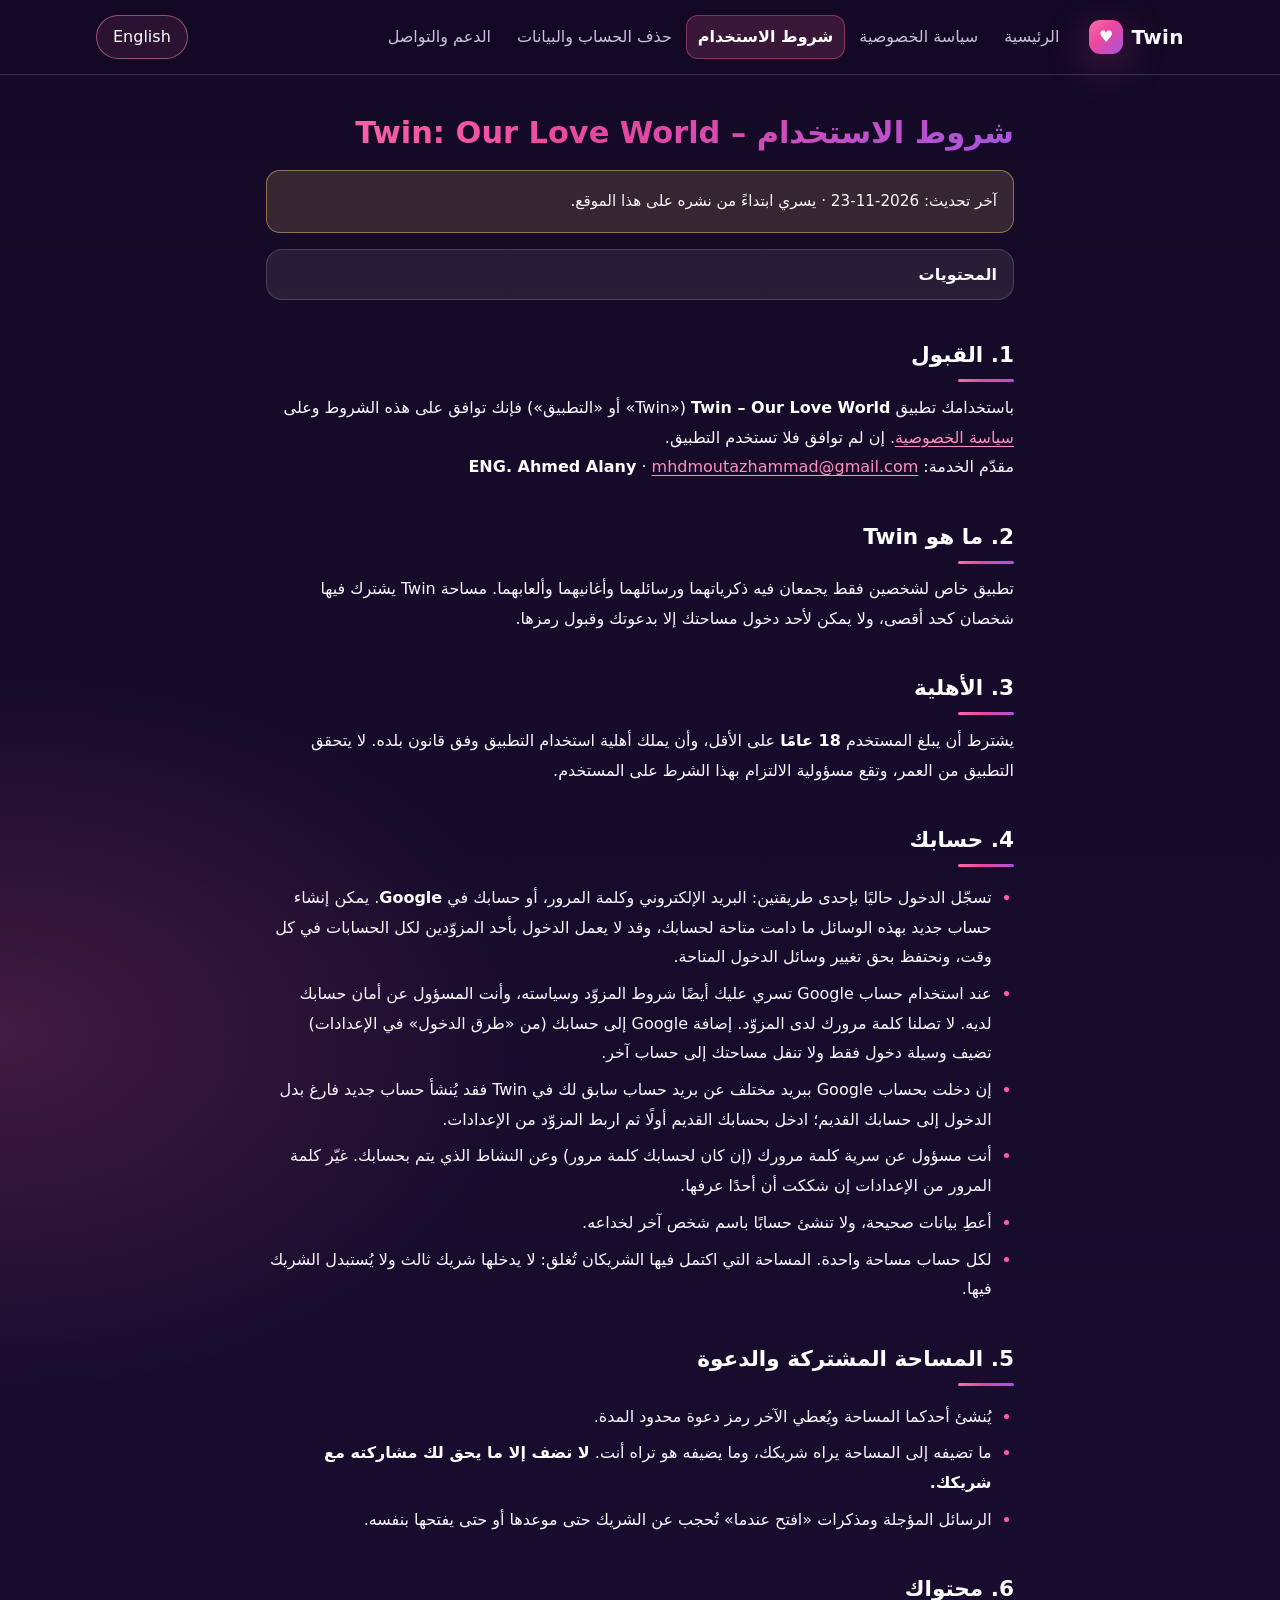
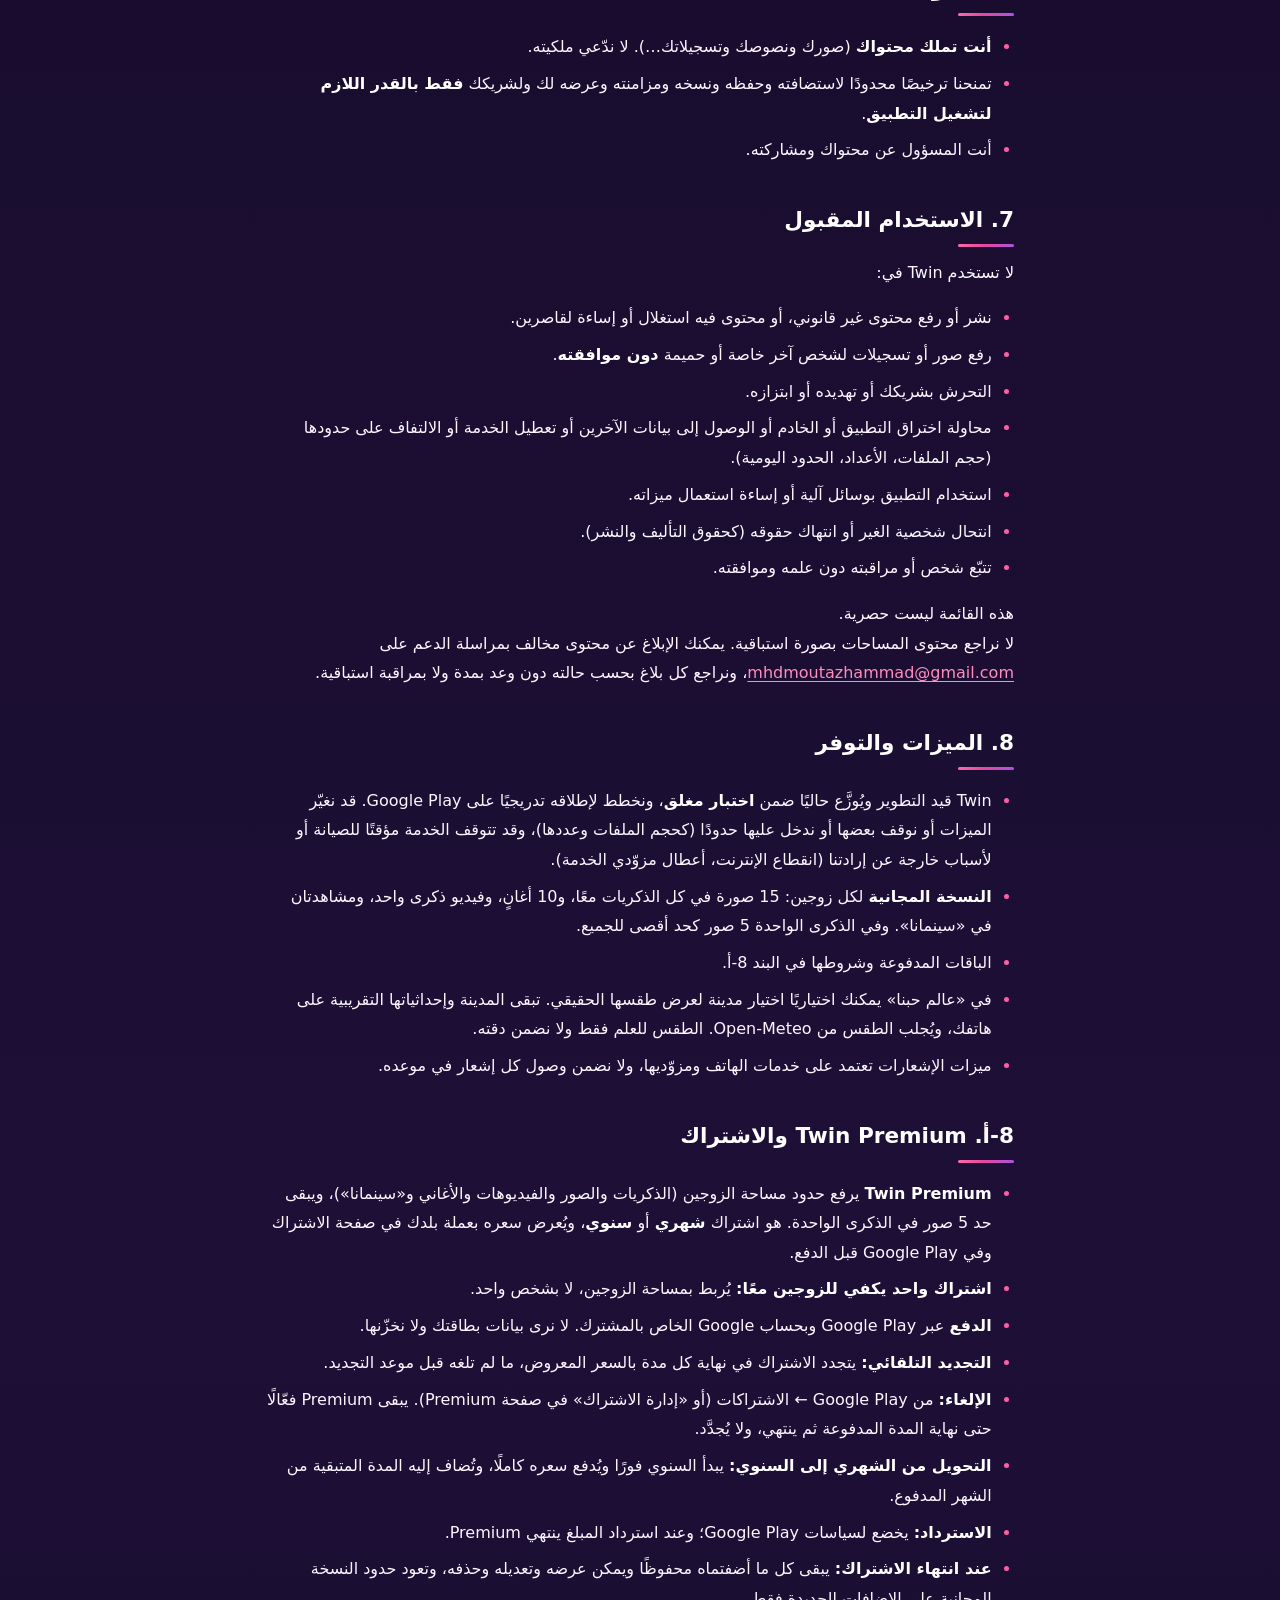
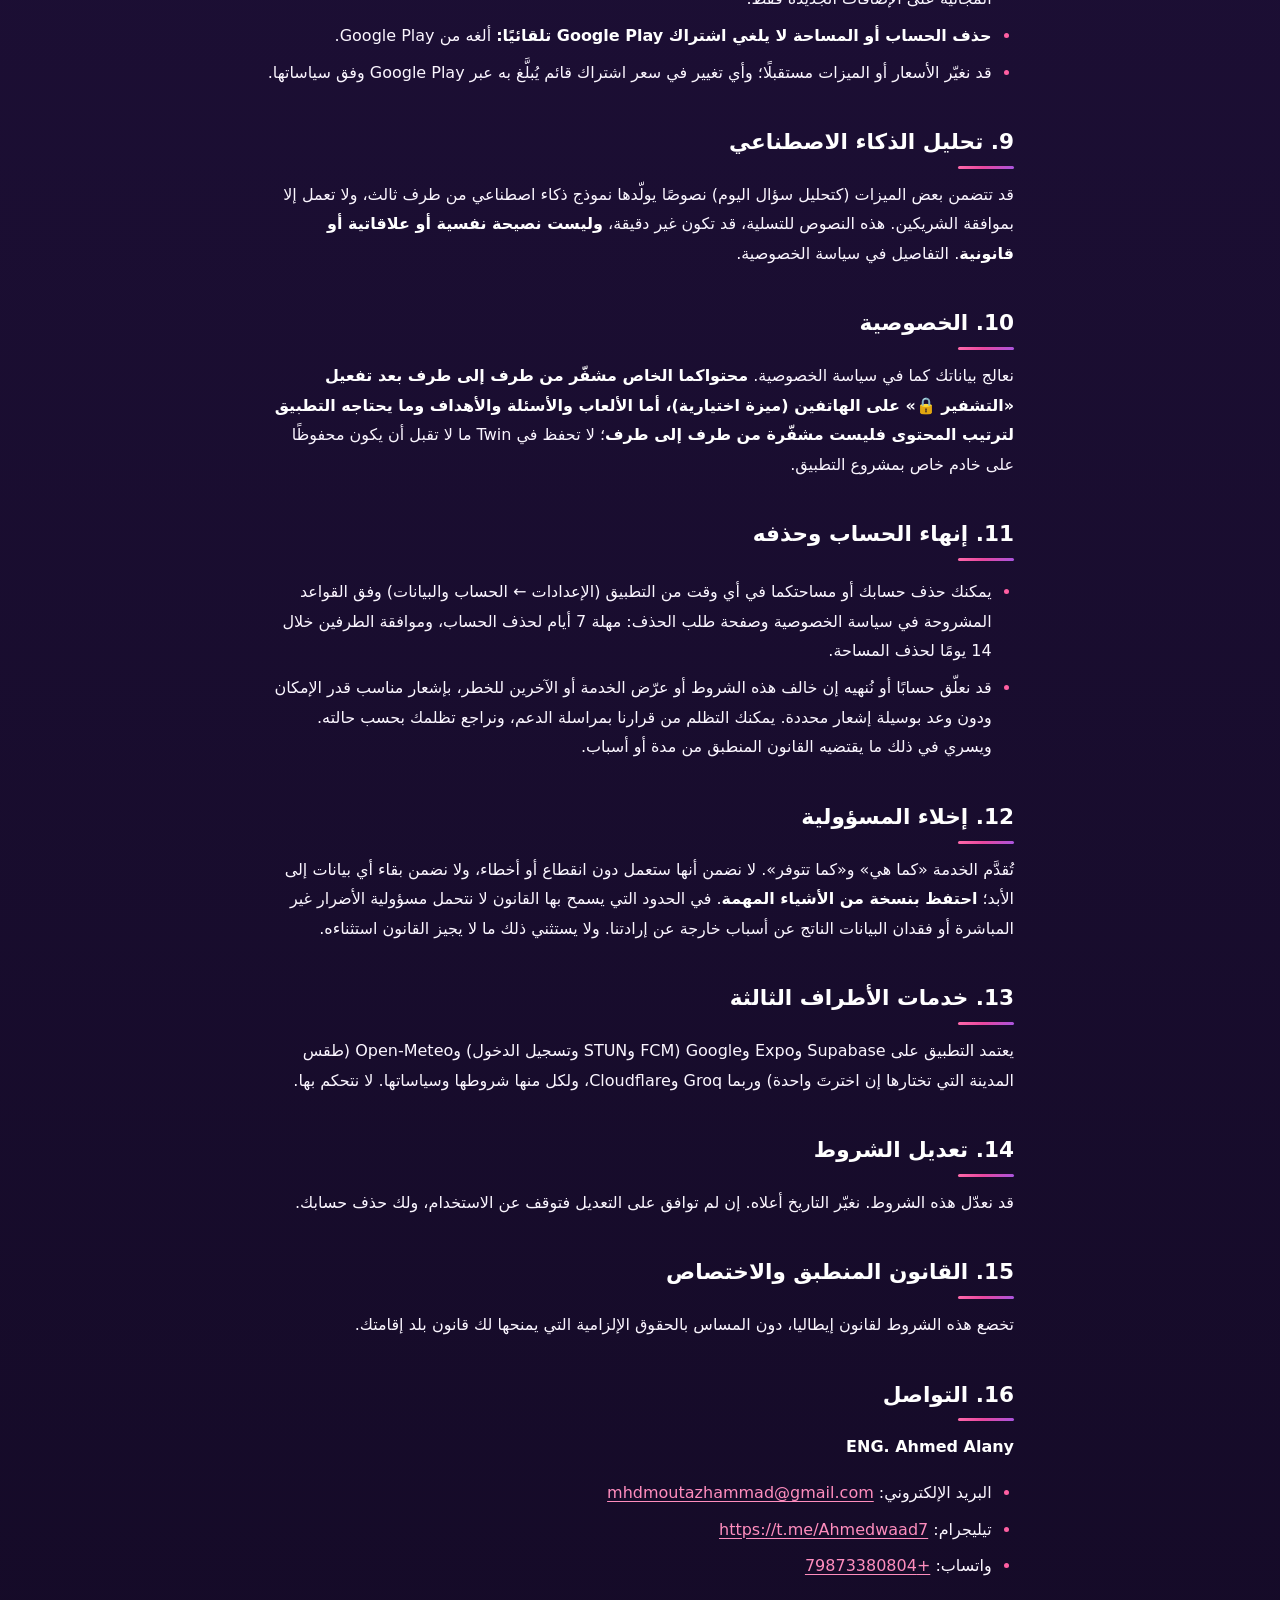
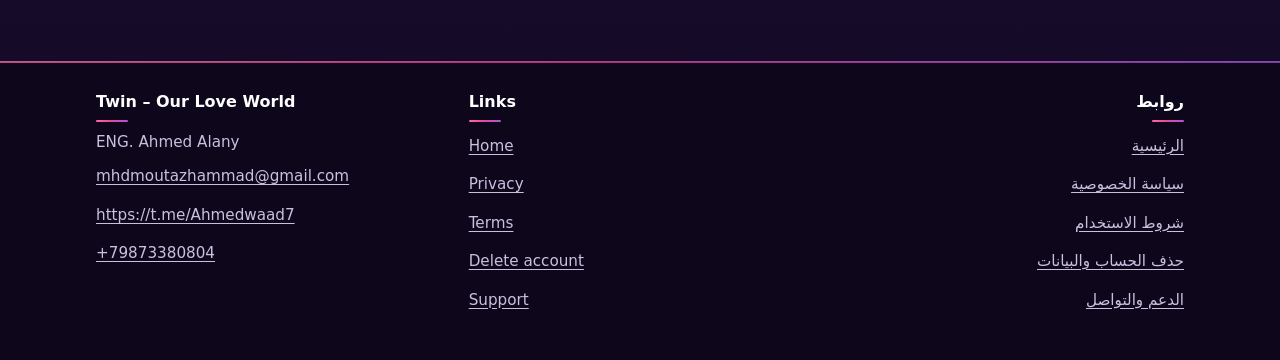
<file: public/terms-ar.html>
<!doctype html>
<html lang="ar" dir="rtl">
<head>
<meta charset="utf-8">
<meta name="viewport" content="width=device-width, initial-scale=1">
<meta http-equiv="Content-Security-Policy" content="default-src 'none'; style-src 'self'; img-src 'self' data:; base-uri 'none'; form-action 'none'">
<title>شروط الاستخدام – Twin: Our Love World</title>
<meta name="description" content="شروط استخدام تطبيق Twin – Our Love World.">
<meta name="color-scheme" content="light dark">
<link rel="icon" href="favicon.svg" type="image/svg+xml">
<link rel="stylesheet" href="style.css">
</head>
<body>
<div class="aurora" aria-hidden="true"><i></i><i></i><i></i></div>
<a class="skip" href="#main">تخطَّ إلى المحتوى</a>
<header class="top"><div class="top-in">
<a class="brand" href="index.html" dir="ltr"><span class="mark" aria-hidden="true">♥</span> Twin</a>
<div class="navs"><nav class="navs-one" lang="ar" dir="rtl" aria-label="التنقل في الموقع"><ul class="nav"><li><a href="index.html#ar">الرئيسية</a></li><li><a href="privacy-ar.html">سياسة الخصوصية</a></li><li><a href="terms-ar.html" aria-current="page">شروط الاستخدام</a></li><li><a href="delete-account.html#ar">حذف الحساب والبيانات</a></li><li><a href="support.html#ar">الدعم والتواصل</a></li></ul></nav></div>
<div class="switch"><a href="terms-en.html" hreflang="en" lang="en">English</a></div>
</div></header>
<main id="main">
<div class="wrap" lang="ar" dir="rtl">
<h1>شروط الاستخدام – Twin: Our Love World</h1>
<div class="draft"><p>آخر تحديث: 2026-11-23 · يسري ابتداءً من نشره على هذا الموقع.</p></div>
<details class="toc"><summary>المحتويات</summary><ol><li><a href="#s1">1. القبول</a></li><li><a href="#s2">2. ما هو Twin</a></li><li><a href="#s3">3. الأهلية</a></li><li><a href="#s4">4. حسابك</a></li><li><a href="#s5">5. المساحة المشتركة والدعوة</a></li><li><a href="#s6">6. محتواك</a></li><li><a href="#s7">7. الاستخدام المقبول</a></li><li><a href="#s8">8. الميزات والتوفر</a></li><li><a href="#s9">8-أ. Twin Premium والاشتراك</a></li><li><a href="#s10">9. تحليل الذكاء الاصطناعي</a></li><li><a href="#s11">10. الخصوصية</a></li><li><a href="#s12">11. إنهاء الحساب وحذفه</a></li><li><a href="#s13">12. إخلاء المسؤولية</a></li><li><a href="#s14">13. خدمات الأطراف الثالثة</a></li><li><a href="#s15">14. تعديل الشروط</a></li><li><a href="#s16">15. القانون المنطبق والاختصاص</a></li><li><a href="#s17">16. التواصل</a></li></ol></details>
<h2 id="s1">1. القبول</h2>
<p>باستخدامك تطبيق <strong>Twin – Our Love World</strong> («Twin» أو «التطبيق») فإنك توافق على هذه الشروط وعلى <a href="privacy-ar.html">سياسة الخصوصية</a>. إن لم توافق فلا تستخدم التطبيق.<br>
مقدّم الخدمة: <strong>ENG. Ahmed Alany</strong> · <a href="mailto:mhdmoutazhammad@gmail.com">mhdmoutazhammad@gmail.com</a></p>
<h2 id="s2">2. ما هو Twin</h2>
<p>تطبيق خاص لشخصين فقط يجمعان فيه ذكرياتهما ورسائلهما وأغانيهما وألعابهما. مساحة Twin يشترك فيها شخصان كحد أقصى، ولا يمكن لأحد دخول مساحتك إلا بدعوتك وقبول رمزها.</p>
<h2 id="s3">3. الأهلية</h2>
<p>يشترط أن يبلغ المستخدم <strong>18 عامًا</strong> على الأقل، وأن يملك أهلية استخدام التطبيق وفق قانون بلده. لا يتحقق التطبيق من العمر، وتقع مسؤولية الالتزام بهذا الشرط على المستخدم.</p>
<h2 id="s4">4. حسابك</h2>
<ul><li>تسجّل الدخول حاليًا بإحدى طريقتين: البريد الإلكتروني وكلمة المرور، أو حسابك في <strong>Google</strong>. يمكن إنشاء حساب جديد بهذه الوسائل ما دامت متاحة لحسابك، وقد لا يعمل الدخول بأحد المزوّدين لكل الحسابات في كل وقت، ونحتفظ بحق تغيير وسائل الدخول المتاحة.</li><li>عند استخدام حساب Google تسري عليك أيضًا شروط المزوّد وسياسته، وأنت المسؤول عن أمان حسابك لديه. لا تصلنا كلمة مرورك لدى المزوّد. إضافة Google إلى حسابك (من «طرق الدخول» في الإعدادات) تضيف وسيلة دخول فقط ولا تنقل مساحتك إلى حساب آخر.</li><li>إن دخلت بحساب Google ببريد مختلف عن بريد حساب سابق لك في Twin فقد يُنشأ حساب جديد فارغ بدل الدخول إلى حسابك القديم؛ ادخل بحسابك القديم أولًا ثم اربط المزوّد من الإعدادات.</li><li>أنت مسؤول عن سرية كلمة مرورك (إن كان لحسابك كلمة مرور) وعن النشاط الذي يتم بحسابك. غيّر كلمة المرور من الإعدادات إن شككت أن أحدًا عرفها.</li><li>أعطِ بيانات صحيحة، ولا تنشئ حسابًا باسم شخص آخر لخداعه.</li><li>لكل حساب مساحة واحدة. المساحة التي اكتمل فيها الشريكان تُغلق: لا يدخلها شريك ثالث ولا يُستبدل الشريك فيها.</li></ul>
<h2 id="s5">5. المساحة المشتركة والدعوة</h2>
<ul><li>يُنشئ أحدكما المساحة ويُعطي الآخر رمز دعوة محدود المدة.</li><li>ما تضيفه إلى المساحة يراه شريكك، وما يضيفه هو تراه أنت. <strong>لا تضف إلا ما يحق لك مشاركته مع شريكك.</strong></li><li>الرسائل المؤجلة ومذكرات «افتح عندما» تُحجب عن الشريك حتى موعدها أو حتى يفتحها بنفسه.</li></ul>
<h2 id="s6">6. محتواك</h2>
<ul><li><strong>أنت تملك محتواك</strong> (صورك ونصوصك وتسجيلاتك…). لا ندّعي ملكيته.</li><li>تمنحنا ترخيصًا محدودًا لاستضافته وحفظه ونسخه ومزامنته وعرضه لك ولشريكك <strong>فقط بالقدر اللازم لتشغيل التطبيق</strong>.</li><li>أنت المسؤول عن محتواك ومشاركته.</li></ul>
<h2 id="s7">7. الاستخدام المقبول</h2>
<p>لا تستخدم Twin في:</p>
<ul><li>نشر أو رفع محتوى غير قانوني، أو محتوى فيه استغلال أو إساءة لقاصرين.</li><li>رفع صور أو تسجيلات لشخص آخر خاصة أو حميمة <strong>دون موافقته</strong>.</li><li>التحرش بشريكك أو تهديده أو ابتزازه.</li><li>محاولة اختراق التطبيق أو الخادم أو الوصول إلى بيانات الآخرين أو تعطيل الخدمة أو الالتفاف على حدودها (حجم الملفات، الأعداد، الحدود اليومية).</li><li>استخدام التطبيق بوسائل آلية أو إساءة استعمال ميزاته.</li><li>انتحال شخصية الغير أو انتهاك حقوقه (كحقوق التأليف والنشر).</li><li>تتبّع شخص أو مراقبته دون علمه وموافقته.</li></ul>
<p>هذه القائمة ليست حصرية.<br>
لا نراجع محتوى المساحات بصورة استباقية. يمكنك الإبلاغ عن محتوى مخالف بمراسلة الدعم على <a href="mailto:mhdmoutazhammad@gmail.com">mhdmoutazhammad@gmail.com</a>، ونراجع كل بلاغ بحسب حالته دون وعد بمدة ولا بمراقبة استباقية.</p>
<h2 id="s8">8. الميزات والتوفر</h2>
<ul><li>Twin قيد التطوير ويُوزَّع حاليًا ضمن <strong>اختبار مغلق</strong>، ونخطط لإطلاقه تدريجيًا على Google Play. قد نغيّر الميزات أو نوقف بعضها أو ندخل عليها حدودًا (كحجم الملفات وعددها)، وقد تتوقف الخدمة مؤقتًا للصيانة أو لأسباب خارجة عن إرادتنا (انقطاع الإنترنت، أعطال مزوّدي الخدمة).</li><li><strong>النسخة المجانية</strong> لكل زوجين: 15 صورة في كل الذكريات معًا، و10 أغانٍ، وفيديو ذكرى واحد، ومشاهدتان في «سينمانا». وفي الذكرى الواحدة 5 صور كحد أقصى للجميع.</li><li>الباقات المدفوعة وشروطها في البند 8-أ.</li><li>في «عالم حبنا» يمكنك اختياريًا اختيار مدينة لعرض طقسها الحقيقي. تبقى المدينة وإحداثياتها التقريبية على هاتفك، ويُجلب الطقس من Open-Meteo. الطقس للعلم فقط ولا نضمن دقته.</li><li>ميزات الإشعارات تعتمد على خدمات الهاتف ومزوّديها، ولا نضمن وصول كل إشعار في موعده.</li></ul>
<h2 id="s9">8-أ. Twin Premium والاشتراك</h2>
<ul><li><strong>Twin Premium</strong> يرفع حدود مساحة الزوجين (الذكريات والصور والفيديوهات والأغاني و«سينمانا»)، ويبقى حد 5 صور في الذكرى الواحدة. هو اشتراك <strong>شهري</strong> أو <strong>سنوي</strong>، ويُعرض سعره بعملة بلدك في صفحة الاشتراك وفي Google Play قبل الدفع.</li><li><strong>اشتراك واحد يكفي للزوجين معًا:</strong> يُربط بمساحة الزوجين، لا بشخص واحد.</li><li><strong>الدفع</strong> عبر Google Play وبحساب Google الخاص بالمشترك. لا نرى بيانات بطاقتك ولا نخزّنها.</li><li><strong>التجديد التلقائي:</strong> يتجدد الاشتراك في نهاية كل مدة بالسعر المعروض، ما لم تلغه قبل موعد التجديد.</li><li><strong>الإلغاء:</strong> من Google Play ← الاشتراكات (أو «إدارة الاشتراك» في صفحة Premium). يبقى Premium فعّالًا حتى نهاية المدة المدفوعة ثم ينتهي، ولا يُجدَّد.</li><li><strong>التحويل من الشهري إلى السنوي:</strong> يبدأ السنوي فورًا ويُدفع سعره كاملًا، وتُضاف إليه المدة المتبقية من الشهر المدفوع.</li><li><strong>الاسترداد:</strong> يخضع لسياسات Google Play؛ وعند استرداد المبلغ ينتهي Premium.</li><li><strong>عند انتهاء الاشتراك:</strong> يبقى كل ما أضفتماه محفوظًا ويمكن عرضه وتعديله وحذفه، وتعود حدود النسخة المجانية على الإضافات الجديدة فقط.</li><li><strong>حذف الحساب أو المساحة لا يلغي اشتراك Google Play تلقائيًا:</strong> ألغه من Google Play.</li><li>قد نغيّر الأسعار أو الميزات مستقبلًا؛ وأي تغيير في سعر اشتراك قائم يُبلَّغ به عبر Google Play وفق سياساتها.</li></ul>
<h2 id="s10">9. تحليل الذكاء الاصطناعي</h2>
<p>قد تتضمن بعض الميزات (كتحليل سؤال اليوم) نصوصًا يولّدها نموذج ذكاء اصطناعي من طرف ثالث، ولا تعمل إلا بموافقة الشريكين. هذه النصوص للتسلية، قد تكون غير دقيقة، <strong>وليست نصيحة نفسية أو علاقاتية أو قانونية</strong>. التفاصيل في سياسة الخصوصية.</p>
<h2 id="s11">10. الخصوصية</h2>
<p>نعالج بياناتك كما في سياسة الخصوصية. <strong>محتواكما الخاص مشفّر من طرف إلى طرف بعد تفعيل «التشفير 🔒» على الهاتفين (ميزة اختيارية)، أما الألعاب والأسئلة والأهداف وما يحتاجه التطبيق لترتيب المحتوى فليست مشفّرة من طرف إلى طرف</strong>؛ لا تحفظ في Twin ما لا تقبل أن يكون محفوظًا على خادم خاص بمشروع التطبيق.</p>
<h2 id="s12">11. إنهاء الحساب وحذفه</h2>
<ul><li>يمكنك حذف حسابك أو مساحتكما في أي وقت من التطبيق (الإعدادات ← الحساب والبيانات) وفق القواعد المشروحة في سياسة الخصوصية وصفحة طلب الحذف: مهلة 7 أيام لحذف الحساب، وموافقة الطرفين خلال 14 يومًا لحذف المساحة.</li><li>قد نعلّق حسابًا أو نُنهيه إن خالف هذه الشروط أو عرّض الخدمة أو الآخرين للخطر، بإشعار مناسب قدر الإمكان ودون وعد بوسيلة إشعار محددة. يمكنك التظلم من قرارنا بمراسلة الدعم، ونراجع تظلمك بحسب حالته. ويسري في ذلك ما يقتضيه القانون المنطبق من مدة أو أسباب.</li></ul>
<h2 id="s13">12. إخلاء المسؤولية</h2>
<p>تُقدَّم الخدمة «كما هي» و«كما تتوفر». لا نضمن أنها ستعمل دون انقطاع أو أخطاء، ولا نضمن بقاء أي بيانات إلى الأبد؛ <strong>احتفظ بنسخة من الأشياء المهمة</strong>. في الحدود التي يسمح بها القانون لا نتحمل مسؤولية الأضرار غير المباشرة أو فقدان البيانات الناتج عن أسباب خارجة عن إرادتنا. ولا يستثني ذلك ما لا يجيز القانون استثناءه.</p>
<h2 id="s14">13. خدمات الأطراف الثالثة</h2>
<p>يعتمد التطبيق على Supabase وExpo وGoogle (FCM وSTUN وتسجيل الدخول) وOpen-Meteo (طقس المدينة التي تختارها إن اخترتَ واحدة) وربما Groq وCloudflare، ولكل منها شروطها وسياساتها. لا نتحكم بها.</p>
<h2 id="s15">14. تعديل الشروط</h2>
<p>قد نعدّل هذه الشروط. نغيّر التاريخ أعلاه. إن لم توافق على التعديل فتوقف عن الاستخدام، ولك حذف حسابك.</p>
<h2 id="s16">15. القانون المنطبق والاختصاص</h2>
<p>تخضع هذه الشروط لقانون إيطاليا، دون المساس بالحقوق الإلزامية التي يمنحها لك قانون بلد إقامتك.</p>
<h2 id="s17">16. التواصل</h2>
<p><strong>ENG. Ahmed Alany</strong></p>
<ul><li>البريد الإلكتروني: <a href="mailto:mhdmoutazhammad@gmail.com">mhdmoutazhammad@gmail.com</a></li><li>تيليجرام: <a href="https://t.me/Ahmedwaad7">https://t.me/Ahmedwaad7</a></li><li>واتساب: <a href="https://wa.me/79873380804">+79873380804</a></li></ul>
</div>
</main>
<footer class="foot"><div class="foot-in">
<div lang="ar" dir="rtl"><h2>روابط</h2><ul><li><a href="index.html#ar">الرئيسية</a></li><li><a href="privacy-ar.html">سياسة الخصوصية</a></li><li><a href="terms-ar.html">شروط الاستخدام</a></li><li><a href="delete-account.html#ar">حذف الحساب والبيانات</a></li><li><a href="support.html#ar">الدعم والتواصل</a></li></ul></div>
<div lang="en" dir="ltr"><h2>Links</h2><ul><li><a href="index.html#en">Home</a></li><li><a href="privacy-en.html">Privacy</a></li><li><a href="terms-en.html">Terms</a></li><li><a href="delete-account.html#en">Delete account</a></li><li><a href="support.html#en">Support</a></li></ul></div>
<div dir="auto"><h2>Twin – Our Love World</h2><ul class="contact"><li>ENG. Ahmed Alany</li><li><a href="mailto:mhdmoutazhammad@gmail.com">mhdmoutazhammad@gmail.com</a></li><li><a href="https://t.me/Ahmedwaad7">https://t.me/Ahmedwaad7</a></li><li><a href="https://wa.me/79873380804">+79873380804</a></li></ul></div>
</div></footer>
</body>
</html>
</file>
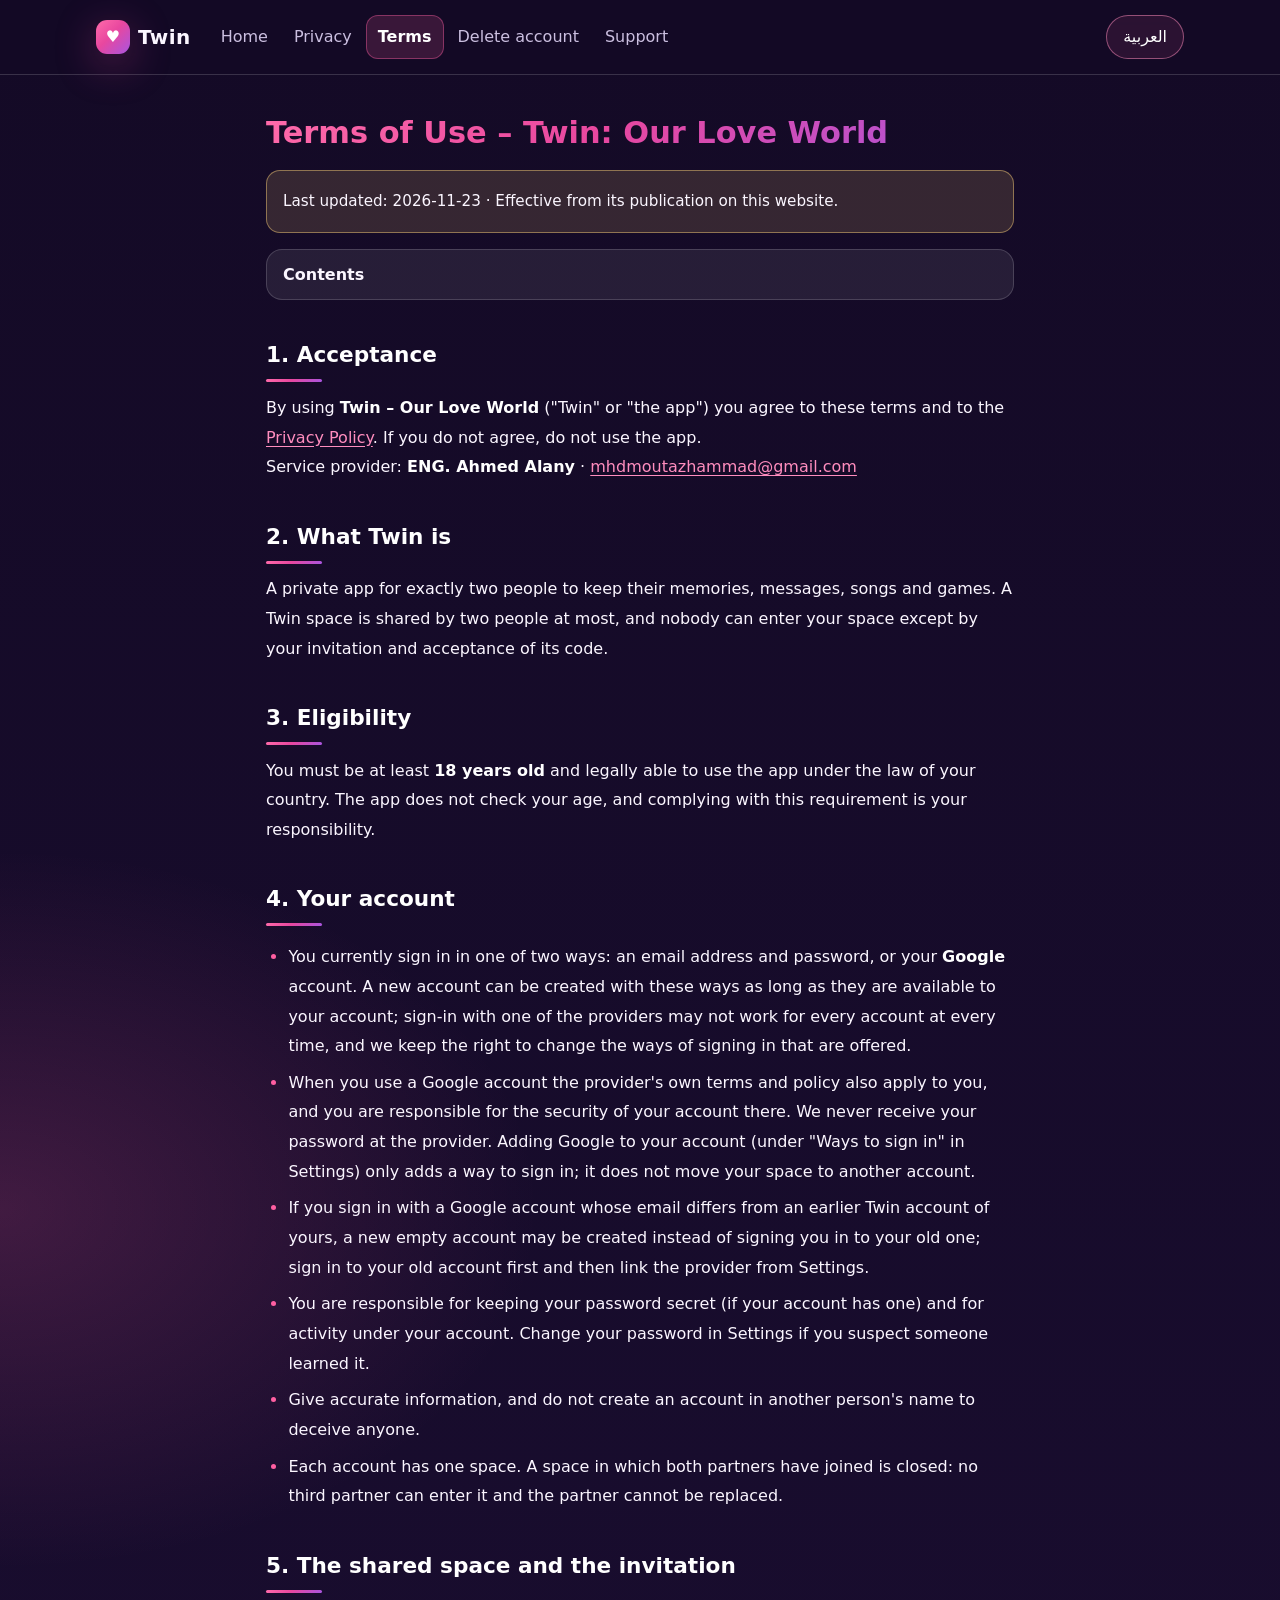
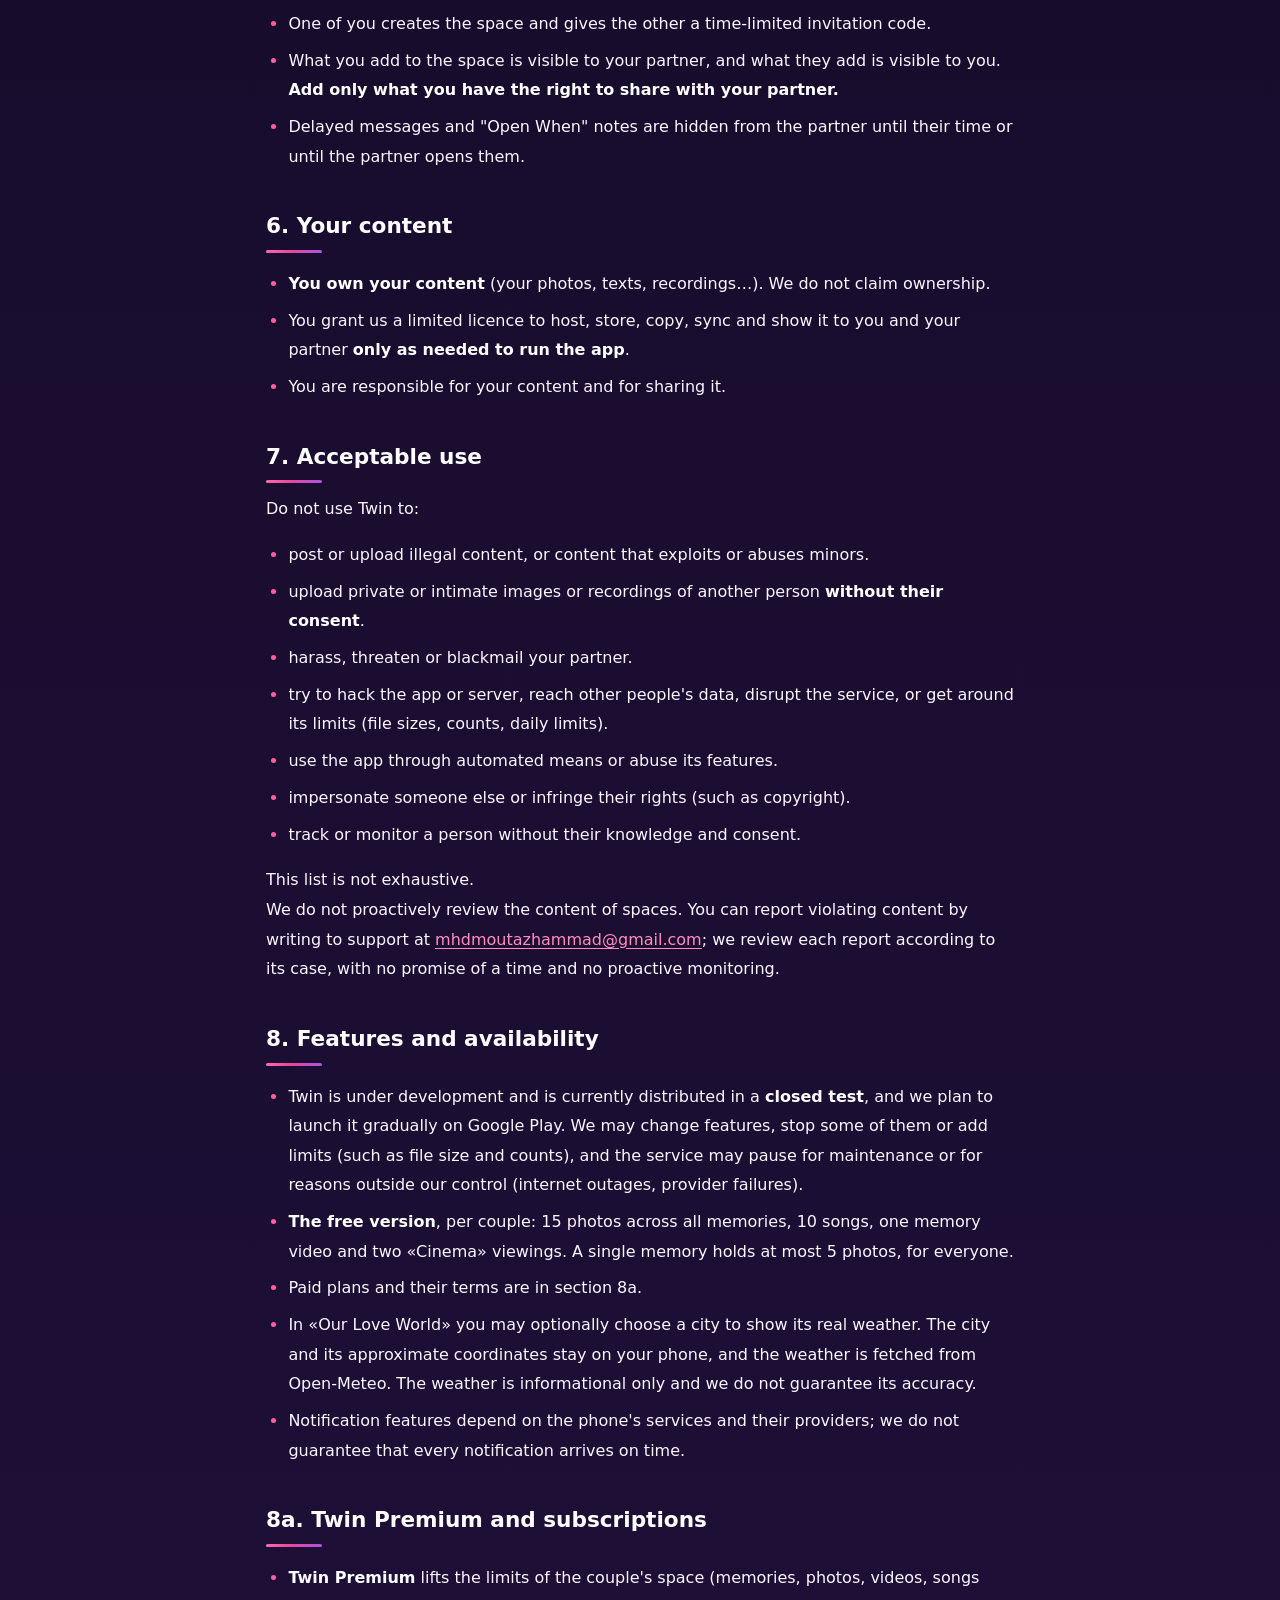
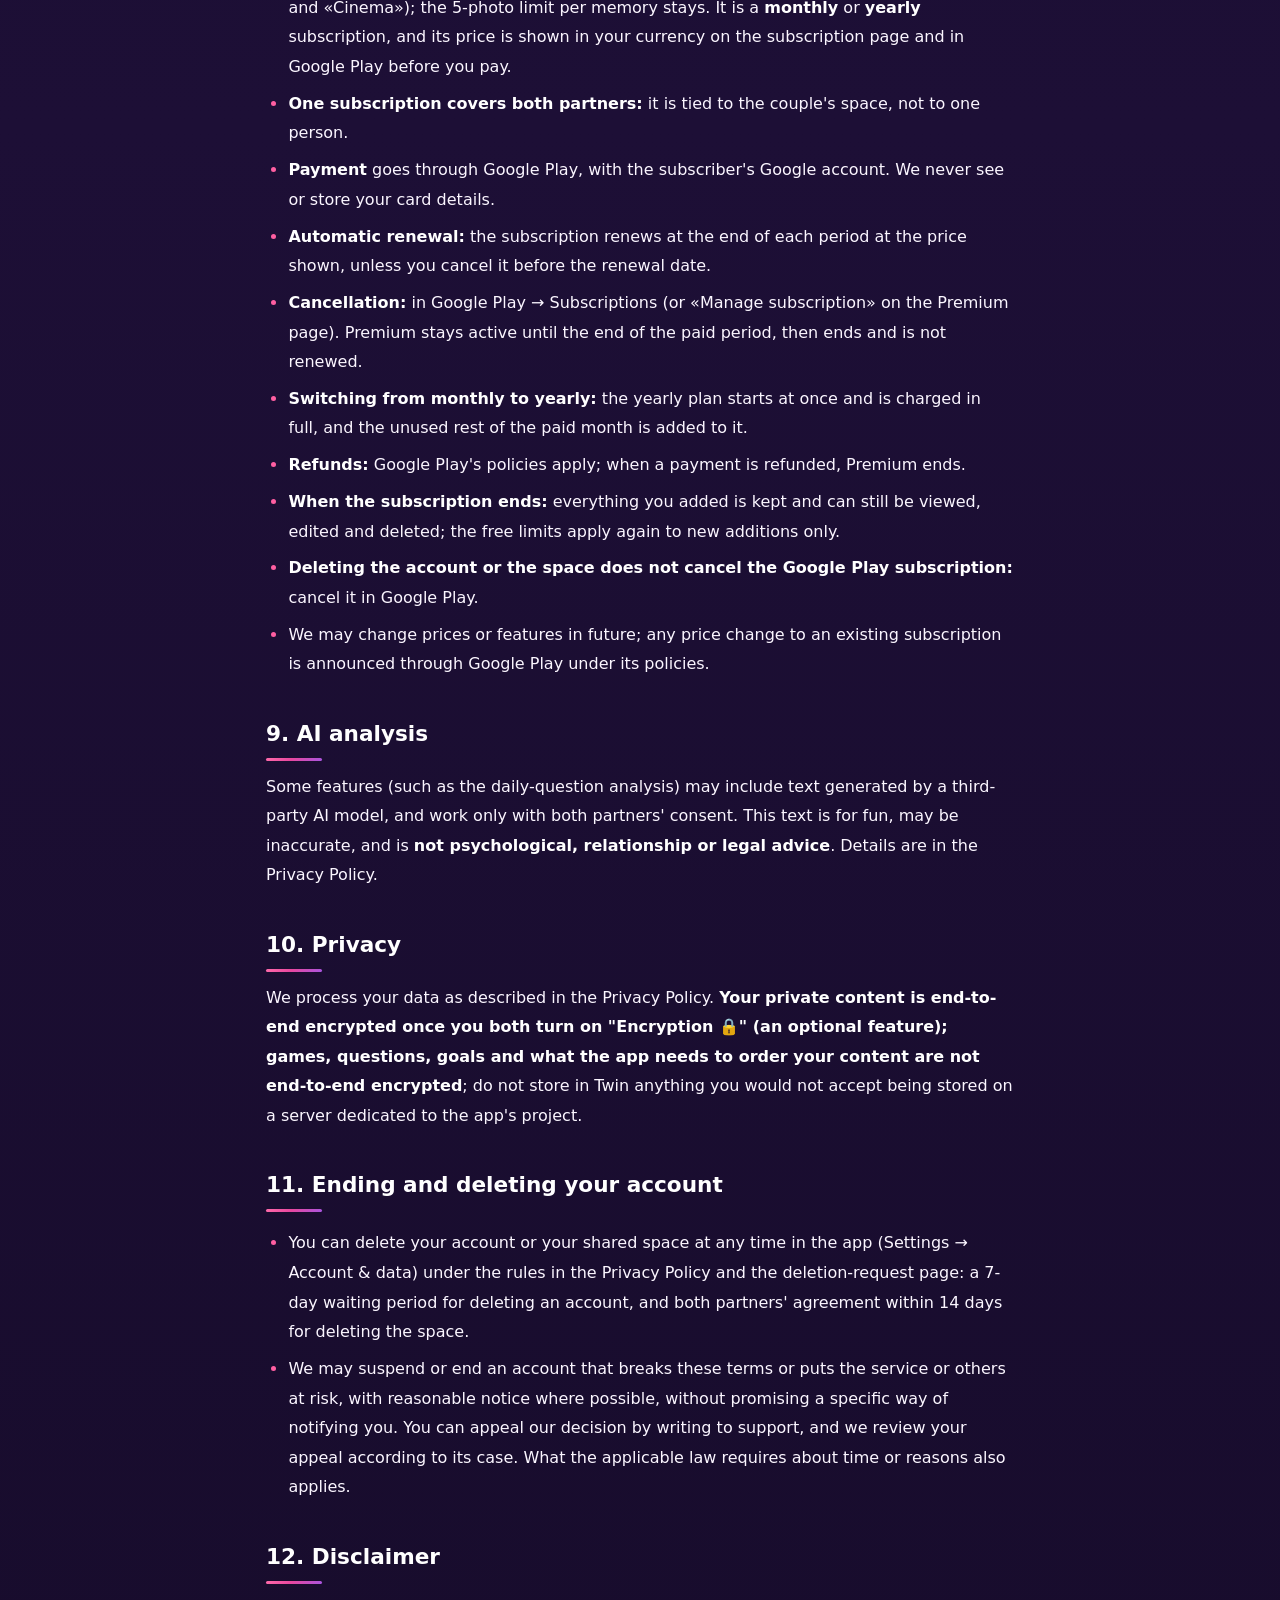
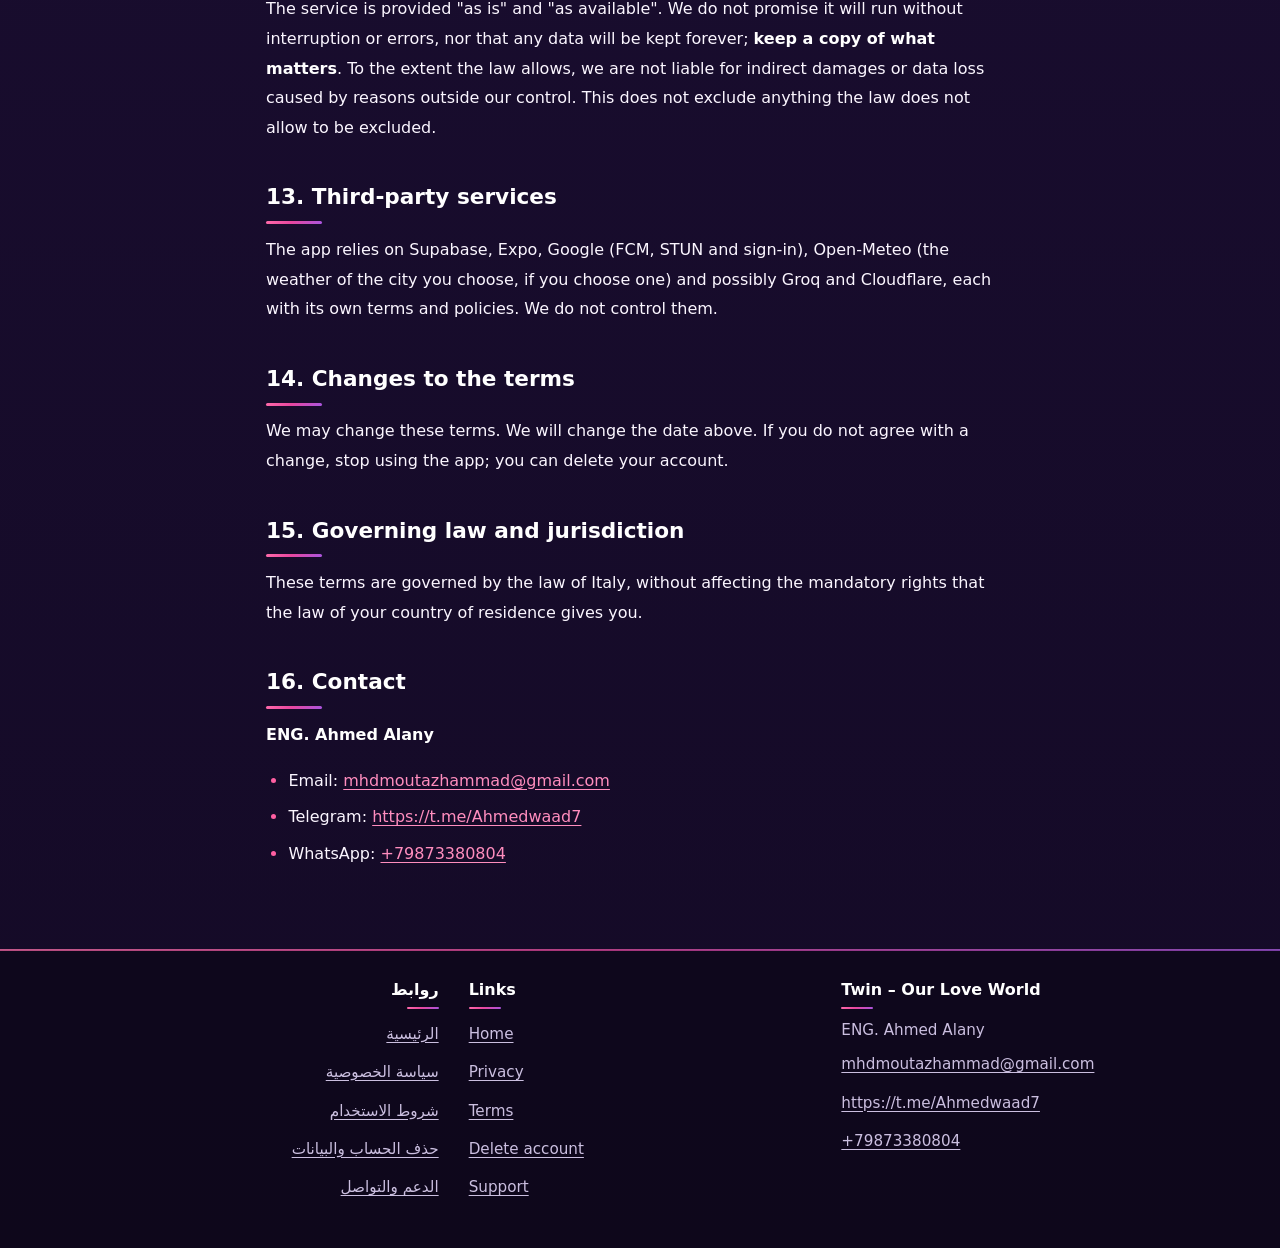
<file: public/terms-en.html>
<!doctype html>
<html lang="en" dir="ltr">
<head>
<meta charset="utf-8">
<meta name="viewport" content="width=device-width, initial-scale=1">
<meta http-equiv="Content-Security-Policy" content="default-src 'none'; style-src 'self'; img-src 'self' data:; base-uri 'none'; form-action 'none'">
<title>Terms of Use – Twin: Our Love World</title>
<meta name="description" content="Terms of Use of Twin – Our Love World.">
<meta name="color-scheme" content="light dark">
<link rel="icon" href="favicon.svg" type="image/svg+xml">
<link rel="stylesheet" href="style.css">
</head>
<body>
<div class="aurora" aria-hidden="true"><i></i><i></i><i></i></div>
<a class="skip" href="#main">Skip to content</a>
<header class="top"><div class="top-in">
<a class="brand" href="index.html" dir="ltr"><span class="mark" aria-hidden="true">♥</span> Twin</a>
<div class="navs"><nav class="navs-one" lang="en" dir="ltr" aria-label="Site navigation"><ul class="nav"><li><a href="index.html#en">Home</a></li><li><a href="privacy-en.html">Privacy</a></li><li><a href="terms-en.html" aria-current="page">Terms</a></li><li><a href="delete-account.html#en">Delete account</a></li><li><a href="support.html#en">Support</a></li></ul></nav></div>
<div class="switch"><a href="terms-ar.html" hreflang="ar" lang="ar">العربية</a></div>
</div></header>
<main id="main">
<div class="wrap" lang="en" dir="ltr">
<h1>Terms of Use – Twin: Our Love World</h1>
<div class="draft"><p>Last updated: 2026-11-23 · Effective from its publication on this website.</p></div>
<details class="toc"><summary>Contents</summary><ol><li><a href="#s1">1. Acceptance</a></li><li><a href="#s2">2. What Twin is</a></li><li><a href="#s3">3. Eligibility</a></li><li><a href="#s4">4. Your account</a></li><li><a href="#s5">5. The shared space and the invitation</a></li><li><a href="#s6">6. Your content</a></li><li><a href="#s7">7. Acceptable use</a></li><li><a href="#s8">8. Features and availability</a></li><li><a href="#s9">8a. Twin Premium and subscriptions</a></li><li><a href="#s10">9. AI analysis</a></li><li><a href="#s11">10. Privacy</a></li><li><a href="#s12">11. Ending and deleting your account</a></li><li><a href="#s13">12. Disclaimer</a></li><li><a href="#s14">13. Third-party services</a></li><li><a href="#s15">14. Changes to the terms</a></li><li><a href="#s16">15. Governing law and jurisdiction</a></li><li><a href="#s17">16. Contact</a></li></ol></details>
<h2 id="s1">1. Acceptance</h2>
<p>By using <strong>Twin – Our Love World</strong> (&quot;Twin&quot; or &quot;the app&quot;) you agree to these terms and to the <a href="privacy-en.html">Privacy Policy</a>. If you do not agree, do not use the app.<br>
Service provider: <strong>ENG. Ahmed Alany</strong> · <a href="mailto:mhdmoutazhammad@gmail.com">mhdmoutazhammad@gmail.com</a></p>
<h2 id="s2">2. What Twin is</h2>
<p>A private app for exactly two people to keep their memories, messages, songs and games. A Twin space is shared by two people at most, and nobody can enter your space except by your invitation and acceptance of its code.</p>
<h2 id="s3">3. Eligibility</h2>
<p>You must be at least <strong>18 years old</strong> and legally able to use the app under the law of your country. The app does not check your age, and complying with this requirement is your responsibility.</p>
<h2 id="s4">4. Your account</h2>
<ul><li>You currently sign in in one of two ways: an email address and password, or your <strong>Google</strong> account. A new account can be created with these ways as long as they are available to your account; sign-in with one of the providers may not work for every account at every time, and we keep the right to change the ways of signing in that are offered.</li><li>When you use a Google account the provider's own terms and policy also apply to you, and you are responsible for the security of your account there. We never receive your password at the provider. Adding Google to your account (under &quot;Ways to sign in&quot; in Settings) only adds a way to sign in; it does not move your space to another account.</li><li>If you sign in with a Google account whose email differs from an earlier Twin account of yours, a new empty account may be created instead of signing you in to your old one; sign in to your old account first and then link the provider from Settings.</li><li>You are responsible for keeping your password secret (if your account has one) and for activity under your account. Change your password in Settings if you suspect someone learned it.</li><li>Give accurate information, and do not create an account in another person's name to deceive anyone.</li><li>Each account has one space. A space in which both partners have joined is closed: no third partner can enter it and the partner cannot be replaced.</li></ul>
<h2 id="s5">5. The shared space and the invitation</h2>
<ul><li>One of you creates the space and gives the other a time-limited invitation code.</li><li>What you add to the space is visible to your partner, and what they add is visible to you. <strong>Add only what you have the right to share with your partner.</strong></li><li>Delayed messages and &quot;Open When&quot; notes are hidden from the partner until their time or until the partner opens them.</li></ul>
<h2 id="s6">6. Your content</h2>
<ul><li><strong>You own your content</strong> (your photos, texts, recordings…). We do not claim ownership.</li><li>You grant us a limited licence to host, store, copy, sync and show it to you and your partner <strong>only as needed to run the app</strong>.</li><li>You are responsible for your content and for sharing it.</li></ul>
<h2 id="s7">7. Acceptable use</h2>
<p>Do not use Twin to:</p>
<ul><li>post or upload illegal content, or content that exploits or abuses minors.</li><li>upload private or intimate images or recordings of another person <strong>without their consent</strong>.</li><li>harass, threaten or blackmail your partner.</li><li>try to hack the app or server, reach other people's data, disrupt the service, or get around its limits (file sizes, counts, daily limits).</li><li>use the app through automated means or abuse its features.</li><li>impersonate someone else or infringe their rights (such as copyright).</li><li>track or monitor a person without their knowledge and consent.</li></ul>
<p>This list is not exhaustive.<br>
We do not proactively review the content of spaces. You can report violating content by writing to support at <a href="mailto:mhdmoutazhammad@gmail.com">mhdmoutazhammad@gmail.com</a>; we review each report according to its case, with no promise of a time and no proactive monitoring.</p>
<h2 id="s8">8. Features and availability</h2>
<ul><li>Twin is under development and is currently distributed in a <strong>closed test</strong>, and we plan to launch it gradually on Google Play. We may change features, stop some of them or add limits (such as file size and counts), and the service may pause for maintenance or for reasons outside our control (internet outages, provider failures).</li><li><strong>The free version</strong>, per couple: 15 photos across all memories, 10 songs, one memory video and two «Cinema» viewings. A single memory holds at most 5 photos, for everyone.</li><li>Paid plans and their terms are in section 8a.</li><li>In «Our Love World» you may optionally choose a city to show its real weather. The city and its approximate coordinates stay on your phone, and the weather is fetched from Open-Meteo. The weather is informational only and we do not guarantee its accuracy.</li><li>Notification features depend on the phone's services and their providers; we do not guarantee that every notification arrives on time.</li></ul>
<h2 id="s9">8a. Twin Premium and subscriptions</h2>
<ul><li><strong>Twin Premium</strong> lifts the limits of the couple's space (memories, photos, videos, songs and «Cinema»); the 5-photo limit per memory stays. It is a <strong>monthly</strong> or <strong>yearly</strong> subscription, and its price is shown in your currency on the subscription page and in Google Play before you pay.</li><li><strong>One subscription covers both partners:</strong> it is tied to the couple's space, not to one person.</li><li><strong>Payment</strong> goes through Google Play, with the subscriber's Google account. We never see or store your card details.</li><li><strong>Automatic renewal:</strong> the subscription renews at the end of each period at the price shown, unless you cancel it before the renewal date.</li><li><strong>Cancellation:</strong> in Google Play → Subscriptions (or «Manage subscription» on the Premium page). Premium stays active until the end of the paid period, then ends and is not renewed.</li><li><strong>Switching from monthly to yearly:</strong> the yearly plan starts at once and is charged in full, and the unused rest of the paid month is added to it.</li><li><strong>Refunds:</strong> Google Play's policies apply; when a payment is refunded, Premium ends.</li><li><strong>When the subscription ends:</strong> everything you added is kept and can still be viewed, edited and deleted; the free limits apply again to new additions only.</li><li><strong>Deleting the account or the space does not cancel the Google Play subscription:</strong> cancel it in Google Play.</li><li>We may change prices or features in future; any price change to an existing subscription is announced through Google Play under its policies.</li></ul>
<h2 id="s10">9. AI analysis</h2>
<p>Some features (such as the daily-question analysis) may include text generated by a third-party AI model, and work only with both partners' consent. This text is for fun, may be inaccurate, and is <strong>not psychological, relationship or legal advice</strong>. Details are in the Privacy Policy.</p>
<h2 id="s11">10. Privacy</h2>
<p>We process your data as described in the Privacy Policy. <strong>Your private content is end-to-end encrypted once you both turn on &quot;Encryption 🔒&quot; (an optional feature); games, questions, goals and what the app needs to order your content are not end-to-end encrypted</strong>; do not store in Twin anything you would not accept being stored on a server dedicated to the app's project.</p>
<h2 id="s12">11. Ending and deleting your account</h2>
<ul><li>You can delete your account or your shared space at any time in the app (Settings → Account &amp; data) under the rules in the Privacy Policy and the deletion-request page: a 7-day waiting period for deleting an account, and both partners' agreement within 14 days for deleting the space.</li><li>We may suspend or end an account that breaks these terms or puts the service or others at risk, with reasonable notice where possible, without promising a specific way of notifying you. You can appeal our decision by writing to support, and we review your appeal according to its case. What the applicable law requires about time or reasons also applies.</li></ul>
<h2 id="s13">12. Disclaimer</h2>
<p>The service is provided &quot;as is&quot; and &quot;as available&quot;. We do not promise it will run without interruption or errors, nor that any data will be kept forever; <strong>keep a copy of what matters</strong>. To the extent the law allows, we are not liable for indirect damages or data loss caused by reasons outside our control. This does not exclude anything the law does not allow to be excluded.</p>
<h2 id="s14">13. Third-party services</h2>
<p>The app relies on Supabase, Expo, Google (FCM, STUN and sign-in), Open-Meteo (the weather of the city you choose, if you choose one) and possibly Groq and Cloudflare, each with its own terms and policies. We do not control them.</p>
<h2 id="s15">14. Changes to the terms</h2>
<p>We may change these terms. We will change the date above. If you do not agree with a change, stop using the app; you can delete your account.</p>
<h2 id="s16">15. Governing law and jurisdiction</h2>
<p>These terms are governed by the law of Italy, without affecting the mandatory rights that the law of your country of residence gives you.</p>
<h2 id="s17">16. Contact</h2>
<p><strong>ENG. Ahmed Alany</strong></p>
<ul><li>Email: <a href="mailto:mhdmoutazhammad@gmail.com">mhdmoutazhammad@gmail.com</a></li><li>Telegram: <a href="https://t.me/Ahmedwaad7">https://t.me/Ahmedwaad7</a></li><li>WhatsApp: <a href="https://wa.me/79873380804">+79873380804</a></li></ul>
</div>
</main>
<footer class="foot"><div class="foot-in">
<div lang="ar" dir="rtl"><h2>روابط</h2><ul><li><a href="index.html#ar">الرئيسية</a></li><li><a href="privacy-ar.html">سياسة الخصوصية</a></li><li><a href="terms-ar.html">شروط الاستخدام</a></li><li><a href="delete-account.html#ar">حذف الحساب والبيانات</a></li><li><a href="support.html#ar">الدعم والتواصل</a></li></ul></div>
<div lang="en" dir="ltr"><h2>Links</h2><ul><li><a href="index.html#en">Home</a></li><li><a href="privacy-en.html">Privacy</a></li><li><a href="terms-en.html">Terms</a></li><li><a href="delete-account.html#en">Delete account</a></li><li><a href="support.html#en">Support</a></li></ul></div>
<div dir="auto"><h2>Twin – Our Love World</h2><ul class="contact"><li>ENG. Ahmed Alany</li><li><a href="mailto:mhdmoutazhammad@gmail.com">mhdmoutazhammad@gmail.com</a></li><li><a href="https://t.me/Ahmedwaad7">https://t.me/Ahmedwaad7</a></li><li><a href="https://wa.me/79873380804">+79873380804</a></li></ul></div>
</div></footer>
</body>
</html>
</file>
<file: public/style.css>
/* Twin – Our Love World: the public site, in the app's own look ("Romantic Aurora": deep plum night, pink-to-violet light, glass cards).
   One stylesheet, no script, no font or image from anywhere else. Every effect is CSS only and stops for people who asked their system
   for less motion. Logical properties make it work the same in RTL (Arabic) and LTR (English). */
:root {
  --bg: #140a26; --bg2: #1d0f36; --fg: #fbf6ff; --muted: #cbbfe0; --line: rgba(255, 255, 255, .12);
  --card: rgba(255, 255, 255, .06); --card-strong: rgba(255, 255, 255, .1);
  --pink: #ff5fa2; --pink-soft: #ff8dbe; --violet: #9b5cf0; --gold: #ffd27a;
  --accent: #ff8dbe; --accent-fg: #1b0b2e; --warn: rgba(255, 210, 122, .14); --warn-line: rgba(255, 210, 122, .45);
  --grad: linear-gradient(135deg, #ff6baa 0%, #e8479f 45%, #a855e0 100%);
  --glow: 0 10px 40px rgba(232, 71, 159, .35);
  --radius: 20px; --max: 780px; --wide: 1120px;
}
/* the site keeps the app's night look in both system modes; a light system only softens the glass a little */
@media (prefers-color-scheme: dark) {
  :root { --card: rgba(255, 255, 255, .06); }
}
@media (prefers-color-scheme: light) {
  :root { --card: rgba(255, 255, 255, .08); --line: rgba(255, 255, 255, .16); }
}
* { box-sizing: border-box; }
html { -webkit-text-size-adjust: 100%; scroll-behavior: smooth; background: var(--bg); color-scheme: dark; }
body {
  margin: 0; min-height: 100vh; color: var(--fg); position: relative; overflow-x: hidden;
  background: radial-gradient(1200px 700px at 85% -10%, rgba(155, 92, 240, .28), transparent 60%),
              radial-gradient(900px 600px at 0% 20%, rgba(255, 95, 162, .18), transparent 60%),
              linear-gradient(180deg, var(--bg) 0%, var(--bg2) 55%, var(--bg) 100%);
  font: 16px/1.85 system-ui, -apple-system, "Segoe UI", Tahoma, "Noto Sans Arabic", "Geeza Pro", Arial, sans-serif;
}
a { color: var(--pink-soft); text-underline-offset: 3px; }
a:hover { color: #ffffff; }
a:focus-visible, summary:focus-visible { outline: 3px solid var(--gold); outline-offset: 3px; border-radius: 8px; }
::selection { background: rgba(255, 95, 162, .45); color: #fff; }
.skip { position: absolute; inset-inline-start: 8px; top: -60px; background: var(--pink); color: #fff; padding: 8px 14px; border-radius: 10px; z-index: 30; }
.skip:focus { top: 8px; }

/* ---------------------------------------------------------------- the moving aurora behind every page */
.aurora { position: fixed; inset: 0; z-index: -1; pointer-events: none; overflow: hidden; }
.aurora i { position: absolute; display: block; border-radius: 50%; filter: blur(70px); opacity: .55; will-change: transform; }
.aurora i:nth-child(1) { width: 46vmax; height: 46vmax; top: -16vmax; inset-inline-end: -10vmax; background: radial-gradient(circle, rgba(155, 92, 240, .9), transparent 65%); animation: drift1 26s ease-in-out infinite alternate; }
.aurora i:nth-child(2) { width: 40vmax; height: 40vmax; bottom: -18vmax; inset-inline-start: -12vmax; background: radial-gradient(circle, rgba(255, 95, 162, .8), transparent 65%); animation: drift2 32s ease-in-out infinite alternate; }
.aurora i:nth-child(3) { width: 28vmax; height: 28vmax; top: 38%; inset-inline-start: 38%; background: radial-gradient(circle, rgba(255, 141, 190, .45), transparent 65%); animation: drift3 38s ease-in-out infinite alternate; }
@keyframes drift1 { to { transform: translate(-8vmax, 10vmax) scale(1.15); } }
@keyframes drift2 { to { transform: translate(10vmax, -8vmax) scale(1.2); } }
@keyframes drift3 { to { transform: translate(-6vmax, -10vmax) scale(.85); } }

/* ---------------------------------------------------------------- header */
.top { position: sticky; top: 0; z-index: 20; background: rgba(20, 10, 38, .72); border-bottom: 1px solid var(--line); -webkit-backdrop-filter: blur(14px); backdrop-filter: blur(14px); }
.top-in { max-width: var(--wide); margin: 0 auto; padding: 8px 16px; display: flex; flex-wrap: wrap; align-items: center; gap: 4px 18px; }
.brand { display: inline-flex; align-items: center; gap: 8px; font-weight: 800; font-size: 1.25rem; color: var(--fg); text-decoration: none; min-height: 44px; letter-spacing: .02em; }
.brand .mark { display: inline-grid; place-items: center; width: 34px; height: 34px; border-radius: 11px; background: var(--grad); color: #fff; font-size: 1rem; box-shadow: var(--glow); animation: beat 2.4s ease-in-out infinite; }
@keyframes beat { 0%, 100% { transform: scale(1); } 12% { transform: scale(1.12); } 24% { transform: scale(1); } 36% { transform: scale(1.08); } }
.navs { display: flex; flex-direction: column; gap: 0; flex: 1 1 300px; }
.nav { display: flex; flex-wrap: wrap; gap: 0 2px; margin: 0; padding: 0; list-style: none; }
.nav a { display: inline-flex; align-items: center; min-height: 44px; padding: 0 12px; border-radius: 12px; text-decoration: none; color: var(--muted); transition: color .2s, background .2s; }
.nav a:hover { background: rgba(255, 255, 255, .07); color: #fff; }
.nav a[aria-current="page"] { color: #fff; font-weight: 700; background: rgba(255, 95, 162, .16); box-shadow: inset 0 0 0 1px rgba(255, 95, 162, .4); }
.switch { margin-inline-start: auto; }
.switch a { display: inline-flex; align-items: center; min-height: 44px; padding: 0 16px; border: 1px solid rgba(255, 141, 190, .5); border-radius: 999px; text-decoration: none; color: #fff; background: rgba(255, 95, 162, .1); }
.switch a:hover { background: rgba(255, 95, 162, .25); }

/* ---------------------------------------------------------------- draft notices */
.sitedraft { background: var(--warn); border-bottom: 1px solid var(--warn-line); text-align: center; padding: 8px 16px; font-size: .92rem; color: var(--gold); }
.draft { background: var(--warn); border: 1px solid var(--warn-line); border-radius: 14px; padding: 12px 16px; margin: 16px 0; font-size: .95rem; }
.draft p { margin: .3em 0; }
.tbc { background: var(--warn); color: var(--gold); border-radius: 6px; padding: 0 .35em; box-decoration-break: clone; -webkit-box-decoration-break: clone; }

/* ---------------------------------------------------------------- content */
main { display: block; }
.wrap { max-width: var(--max); margin: 0 auto; padding: 28px 16px 64px; }
.wrap.wide { max-width: var(--wide); }
h1 { font-size: 1.9rem; line-height: 1.35; margin: .3em 0 .5em; }
h2 { font-size: 1.35rem; margin: 1.8em 0 .5em; line-height: 1.5; scroll-margin-top: 84px; color: #fff; }
h2::after { content: ""; display: block; width: 56px; height: 3px; margin-top: .35em; border-radius: 3px; background: var(--grad); }
h3 { font-size: 1.08rem; margin: 1.3em 0 .3em; color: var(--pink-soft); scroll-margin-top: 84px; }
p, li { margin: .45em 0; }
li::marker { color: var(--pink); }
ul, ol { padding-inline-start: 1.4em; }
ul ul, ol ul, ul ol { margin: .2em 0; }
strong { color: #fff; }
code { overflow-wrap: anywhere; font-family: ui-monospace, Consolas, monospace; font-size: .92em; background: rgba(255, 255, 255, .1); padding: 0 .3em; border-radius: 5px; direction: ltr; unicode-bidi: isolate; }
.wrap > h1:first-child, .wrap > h1 { background: var(--grad); -webkit-background-clip: text; background-clip: text; color: transparent; }
section.lang { background: var(--card); border: 1px solid var(--line); border-radius: 26px; padding: 10px 24px 28px; margin: 26px 0; -webkit-backdrop-filter: blur(10px); backdrop-filter: blur(10px); box-shadow: 0 20px 60px rgba(0, 0, 0, .25); }
.table-wrap { overflow-x: auto; margin: .8em 0; -webkit-overflow-scrolling: touch; border-radius: 14px; }
table { border-collapse: collapse; width: 100%; min-width: 520px; background: rgba(255, 255, 255, .03); }
th, td { border: 1px solid var(--line); padding: 9px 12px; vertical-align: top; text-align: start; }
th { background: rgba(255, 95, 162, .14); color: #fff; }
.toc { margin: 1em 0 1.4em; border: 1px solid var(--line); border-radius: 16px; background: var(--card); }
.toc summary { cursor: pointer; padding: 10px 16px; min-height: 44px; font-weight: 700; display: flex; align-items: center; }
.toc ol { margin: 0; padding: 0 2em 12px; }
.toc a { display: inline-block; padding: 3px 0; }
.contact { list-style: none; padding: 0; }
.contact li { margin: .25em 0; }

/* ---------------------------------------------------------------- home: the hero */
.hero { position: relative; overflow: hidden; isolation: isolate; }
.hero-in { max-width: var(--wide); margin: 0 auto; padding: 56px 20px 64px; display: grid; gap: 40px; align-items: center; grid-template-columns: minmax(0, 1.15fr) minmax(0, .85fr); }
.hero-text { text-align: start; }
.hero .kicker { display: inline-flex; align-items: center; gap: 8px; margin: 0 0 14px; padding: 6px 14px; border-radius: 999px; border: 1px solid rgba(255, 141, 190, .45); background: rgba(255, 95, 162, .1); color: var(--pink-soft); letter-spacing: .14em; font-weight: 700; font-size: .85rem; }
.hero .kicker .dot { width: 8px; height: 8px; border-radius: 50%; background: var(--pink); box-shadow: 0 0 0 0 rgba(255, 95, 162, .7); animation: ping 2s ease-out infinite; }
@keyframes ping { to { box-shadow: 0 0 0 12px rgba(255, 95, 162, 0); } }
.hero h1 { font-size: clamp(2.6rem, 9vw, 4.6rem); line-height: 1.05; margin: 0 0 .25em; letter-spacing: -.01em; background: linear-gradient(120deg, #fff 0%, #ffd1e6 35%, #ff8dbe 55%, #c79bff 80%, #fff 100%); background-size: 220% 100%; -webkit-background-clip: text; background-clip: text; color: transparent; animation: shine 7s linear infinite; }
@keyframes shine { to { background-position: -220% 0; } }
.hero .sub { color: #fff; font-size: clamp(1.15rem, 3.6vw, 1.5rem); font-weight: 700; margin: 0 0 .2em; }
.hero .sub[lang="en"] { color: var(--pink-soft); font-weight: 600; font-size: clamp(1rem, 3vw, 1.2rem); margin-bottom: .9em; }
.hero p { max-width: 36em; color: var(--muted); }
.hero a { color: inherit; }
.cta { display: flex; flex-wrap: wrap; gap: 12px; margin-top: 22px; }
.btn { position: relative; display: inline-flex; align-items: center; justify-content: center; gap: 8px; min-height: 52px; padding: 0 26px; border-radius: 999px; background: var(--grad); color: #fff !important; text-decoration: none; font-weight: 800; box-shadow: var(--glow); overflow: hidden; transition: transform .25s, box-shadow .25s; }
.btn::after { content: ""; position: absolute; inset: 0; background: linear-gradient(110deg, transparent 30%, rgba(255, 255, 255, .45) 50%, transparent 70%); transform: translateX(-120%); transition: transform .7s; }
.btn:hover { transform: translateY(-2px); box-shadow: 0 16px 50px rgba(232, 71, 159, .5); }
.btn:hover::after { transform: translateX(120%); }
.btn.alt { background: rgba(255, 255, 255, .06); border: 1px solid rgba(255, 255, 255, .25); box-shadow: none; }
.btn.alt:hover { background: rgba(255, 255, 255, .12); }
.badges { display: flex; flex-wrap: wrap; gap: 8px; margin-top: 22px; padding: 0; list-style: none; }
.badges li { margin: 0; padding: 6px 12px; border-radius: 999px; background: var(--card); border: 1px solid var(--line); font-size: .9rem; color: var(--muted); }

/* the phone: a small CSS picture of the love world, nothing loaded */
.phone { position: relative; justify-self: center; width: min(300px, 78vw); aspect-ratio: 9 / 18.5; border-radius: 44px; padding: 12px; background: linear-gradient(160deg, #3a2160, #160b2b); box-shadow: 0 30px 80px rgba(0, 0, 0, .5), 0 0 0 1px rgba(255, 255, 255, .14) inset, 0 0 80px rgba(155, 92, 240, .35); animation: float 6s ease-in-out infinite; }
@keyframes float { 0%, 100% { transform: translateY(0) rotate(-2deg); } 50% { transform: translateY(-14px) rotate(1deg); } }
.screen { position: relative; height: 100%; border-radius: 34px; overflow: hidden; background: radial-gradient(120% 80% at 50% 0%, #3b1f6e 0%, #1b0d33 55%, #120824 100%); }
.screen .notch { position: absolute; top: 10px; inset-inline-start: 50%; width: 84px; height: 22px; margin-inline-start: -42px; border-radius: 14px; background: #0c0518; }
.stars { position: absolute; inset: 0; background-image: radial-gradient(1.5px 1.5px at 20% 18%, #fff, transparent), radial-gradient(1px 1px at 70% 12%, #fff, transparent), radial-gradient(1.5px 1.5px at 85% 36%, #ffd1e6, transparent), radial-gradient(1px 1px at 12% 44%, #fff, transparent), radial-gradient(1.2px 1.2px at 52% 30%, #fff, transparent), radial-gradient(1px 1px at 35% 62%, #c79bff, transparent), radial-gradient(1.4px 1.4px at 78% 70%, #fff, transparent); animation: twinkle 4s ease-in-out infinite alternate; }
@keyframes twinkle { from { opacity: .45; } to { opacity: 1; } }
.planet { position: absolute; inset-inline-start: 50%; top: 40%; width: 58%; aspect-ratio: 1; margin-inline-start: -29%; border-radius: 50%; background: radial-gradient(circle at 35% 30%, #ffb3d4, #ff5fa2 35%, #9b5cf0 75%, #4a2290 100%); box-shadow: 0 0 60px rgba(255, 95, 162, .55), inset -14px -16px 30px rgba(20, 10, 38, .55); animation: spin 18s linear infinite; }
.planet::before { content: ""; position: absolute; inset: -18% -32%; border-radius: 50%; border: 2px solid rgba(255, 210, 230, .45); transform: rotateX(72deg) rotate(-12deg); }
.planet::after { content: "♥"; position: absolute; inset: 0; display: grid; place-items: center; color: #fff; font-size: 2.6rem; text-shadow: 0 0 18px rgba(255, 255, 255, .8); animation: beat 2.4s ease-in-out infinite; }
@keyframes spin { to { filter: hue-rotate(30deg); } }
.chip { position: absolute; padding: 6px 10px; border-radius: 14px; font-size: .78rem; font-weight: 700; color: #fff; white-space: nowrap; background: rgba(255, 255, 255, .12); border: 1px solid rgba(255, 255, 255, .22); -webkit-backdrop-filter: blur(8px); backdrop-filter: blur(8px); box-shadow: 0 8px 24px rgba(0, 0, 0, .3); animation: bob 5s ease-in-out infinite; }
.chip.c1 { top: 16%; inset-inline-start: 8%; }
.chip.c2 { top: 70%; inset-inline-end: 7%; animation-delay: -1.6s; }
.chip.c3 { top: 84%; inset-inline-start: 10%; animation-delay: -3.2s; }
@keyframes bob { 0%, 100% { transform: translateY(0); } 50% { transform: translateY(-8px); } }

/* hearts rising behind the hero */
.hearts { position: absolute; inset: 0; z-index: -1; pointer-events: none; overflow: hidden; }
.hearts span { position: absolute; bottom: -40px; color: rgba(255, 141, 190, .55); font-size: 18px; animation: rise 14s linear infinite; }
.hearts span:nth-child(1) { inset-inline-start: 6%; animation-duration: 13s; }
.hearts span:nth-child(2) { inset-inline-start: 18%; font-size: 12px; animation-duration: 17s; animation-delay: -4s; }
.hearts span:nth-child(3) { inset-inline-start: 34%; font-size: 22px; animation-duration: 15s; animation-delay: -9s; color: rgba(199, 155, 255, .5); }
.hearts span:nth-child(4) { inset-inline-start: 52%; font-size: 14px; animation-duration: 19s; animation-delay: -2s; }
.hearts span:nth-child(5) { inset-inline-start: 68%; font-size: 20px; animation-duration: 16s; animation-delay: -11s; }
.hearts span:nth-child(6) { inset-inline-start: 82%; font-size: 12px; animation-duration: 12s; animation-delay: -6s; color: rgba(199, 155, 255, .5); }
.hearts span:nth-child(7) { inset-inline-start: 93%; font-size: 16px; animation-duration: 18s; animation-delay: -13s; }
@keyframes rise { 0% { transform: translateY(0) scale(.8); opacity: 0; } 10% { opacity: 1; } 100% { transform: translateY(-110vh) scale(1.2) rotate(25deg); opacity: 0; } }

/* ---------------------------------------------------------------- home: sections */
.langjump { display: flex; justify-content: center; gap: 10px; margin: 0 0 6px; }
.langjump a { display: inline-flex; align-items: center; min-height: 44px; padding: 0 18px; border-radius: 999px; border: 1px solid var(--line); background: var(--card); text-decoration: none; color: #fff; }
.langjump a:hover { border-color: rgba(255, 141, 190, .6); }
.cards { display: grid; grid-template-columns: repeat(auto-fit, minmax(210px, 1fr)); gap: 14px; padding: 0; list-style: none; margin: 1.1em 0; }
.card { position: relative; margin: 0; background: var(--card); border: 1px solid var(--line); border-radius: 20px; padding: 18px 18px 16px; overflow: hidden; transition: transform .3s, border-color .3s, box-shadow .3s; }
.card::before { content: ""; position: absolute; inset: 0; background: radial-gradient(400px 140px at 50% -20%, rgba(255, 95, 162, .22), transparent 70%); opacity: 0; transition: opacity .3s; }
.card:hover { transform: translateY(-4px); border-color: rgba(255, 141, 190, .45); box-shadow: 0 18px 40px rgba(0, 0, 0, .3); }
.card:hover::before { opacity: 1; }
.card .em { position: relative; display: inline-grid; place-items: center; width: 48px; height: 48px; margin-bottom: 8px; border-radius: 15px; font-size: 1.5rem; background: linear-gradient(135deg, rgba(255, 107, 170, .25), rgba(168, 85, 224, .25)); border: 1px solid rgba(255, 255, 255, .14); }
.card strong { position: relative; display: block; margin: .1em 0 .2em; font-size: 1.05rem; }
.card p { position: relative; margin: 0; color: var(--muted); font-size: .95rem; line-height: 1.7; }
.cards.more .card { padding: 14px 16px; }
.cards.more .em { width: 40px; height: 40px; font-size: 1.25rem; border-radius: 12px; }
.steps { counter-reset: step; display: grid; grid-template-columns: repeat(auto-fit, minmax(200px, 1fr)); gap: 14px; padding: 0; margin: 1em 0; list-style: none; }
.steps li { counter-increment: step; position: relative; margin: 0; padding: 18px 18px 16px; border-radius: 20px; background: var(--card); border: 1px solid var(--line); }
.steps li::before { content: counter(step); display: inline-grid; place-items: center; width: 40px; height: 40px; margin-bottom: 8px; border-radius: 50%; background: var(--grad); color: #fff; font-weight: 800; box-shadow: var(--glow); }
.steps strong { display: block; }
.steps p { margin: .2em 0 0; color: var(--muted); font-size: .95rem; }
.shield { list-style: none; padding: 0; display: grid; gap: 10px; }
.shield li { margin: 0; padding: 12px 16px; padding-inline-start: 48px; position: relative; border-radius: 16px; background: rgba(255, 255, 255, .04); border: 1px solid var(--line); }
.shield li::before { content: "🔒"; position: absolute; inset-inline-start: 14px; top: 12px; }
.shield li.limit { border-color: var(--warn-line); background: var(--warn); }
.shield li.limit::before { content: "ℹ️"; }
.pills { display: flex; flex-wrap: wrap; gap: 8px; margin: .8em 0; }
.pills a { display: inline-flex; align-items: center; min-height: 44px; padding: 0 16px; border-radius: 999px; background: rgba(255, 255, 255, .06); border: 1px solid var(--line); text-decoration: none; color: #fff; }
.pills a:hover { background: rgba(255, 95, 162, .18); border-color: rgba(255, 141, 190, .5); }
.contact.box { display: grid; gap: 8px; grid-template-columns: repeat(auto-fit, minmax(220px, 1fr)); }
.contact.box li { margin: 0; padding: 12px 16px; border-radius: 16px; background: rgba(255, 255, 255, .05); border: 1px solid var(--line); overflow-wrap: anywhere; }

/* sections appear softly while scrolling, where the browser can do it without a script */
@supports (animation-timeline: view()) {
  section.lang, .cards .card, .steps li { animation: appear linear both; animation-timeline: view(); animation-range: entry 0% cover 28%; }
  @keyframes appear { from { opacity: 0; transform: translateY(28px) scale(.98); } to { opacity: 1; transform: none; } }
}

/* ---------------------------------------------------------------- footer */
.foot { position: relative; border-top: 1px solid var(--line); background: rgba(12, 6, 24, .7); color: var(--muted); font-size: .95rem; }
.foot::before { content: ""; position: absolute; inset-inline: 0; top: -1px; height: 2px; background: var(--grad); opacity: .7; }
.foot-in { max-width: var(--wide); margin: 0 auto; padding: 28px 16px 40px; display: grid; gap: 14px 30px; grid-template-columns: repeat(auto-fit, minmax(240px, 1fr)); }
.foot ul { list-style: none; padding: 0; margin: 0; }
.foot li { margin: .15em 0; }
.foot a { display: inline-block; padding: 4px 0; color: var(--muted); }
.foot a:hover { color: #fff; }
.foot h2 { font-size: 1rem; margin: 0 0 .4em; color: #fff; }
.foot h2::after { width: 32px; height: 2px; }

.navs-one + .navs-one { border-top: 1px dashed var(--line); }
@media (max-width: 860px) {
  .hero-in { grid-template-columns: 1fr; padding-block: 36px 44px; gap: 30px; text-align: center; }
  .hero-text { text-align: center; }
  .hero p { margin-inline: auto; }
  .cta, .badges { justify-content: center; }
}
@media (max-width: 560px) {
  .top { position: static; }
  .top-in { flex-direction: column; align-items: stretch; gap: 0; padding-block: 6px; }
  .navs { flex: none; }
  .nav a { min-height: 40px; font-size: .95rem; padding: 0 9px; }
  body { font-size: 16.5px; }
  .wrap { padding-block: 18px 44px; }
  section.lang { padding-inline: 16px; border-radius: 22px; }
  .switch { margin-inline-start: 0; }
  .btn { width: 100%; }
  .phone { width: min(250px, 70vw); }
}
@media (max-width: 560px) {
  /* a table wider than the screen becomes a stack of cards: each value under its column's heading */
  .table-wrap { overflow: visible; }
  table { min-width: 0; border: 0; background: none; }
  thead { position: absolute; inline-size: 1px; block-size: 1px; overflow: hidden; clip: rect(0 0 0 0); }
  table, tbody, tr, td { display: block; width: 100%; }
  tr { border: 1px solid var(--line); border-radius: 14px; margin: 0 0 12px; padding: 6px 12px; background: var(--card); }
  td { border: 0; padding: 6px 0; }
  td + td { border-top: 1px dashed var(--line); }
  td[data-label]::before { content: attr(data-label); display: block; font-weight: 700; color: var(--pink-soft); font-size: .9rem; }
}
@media print {
  .top, .foot, .skip, .toc, .cta, .aurora, .hearts, .phone { display: none; }
  body { background: #fff; color: #000; }
  a, strong, h2, h3 { color: #000; }
  section.lang, .card { background: none; border-color: #ccc; box-shadow: none; }
}
/* less motion asked by the system: everything stands still */
@media (prefers-reduced-motion: reduce) {
  html { scroll-behavior: auto; }
  *, *::before, *::after { animation: none !important; transition: none !important; }
  .hearts { display: none; }
}

.lead { font-size: 1.1rem; color: var(--muted); }
.card a { display: inline-block; min-height: 44px; line-height: 44px; overflow-wrap: anywhere; }
.faq h3 { margin: 1.4em 0 .4em; }
.faq details { border: 1px solid var(--line); border-radius: 16px; margin: .6em 0; background: var(--card); transition: border-color .2s; }
.faq details[open] { border-color: rgba(255, 141, 190, .45); }
.faq summary { cursor: pointer; padding: 10px 16px; min-height: 44px; display: flex; align-items: center; font-weight: 700; }
.faq details > p { margin: 0; padding: 0 16px 14px; color: var(--muted); }
</file>
